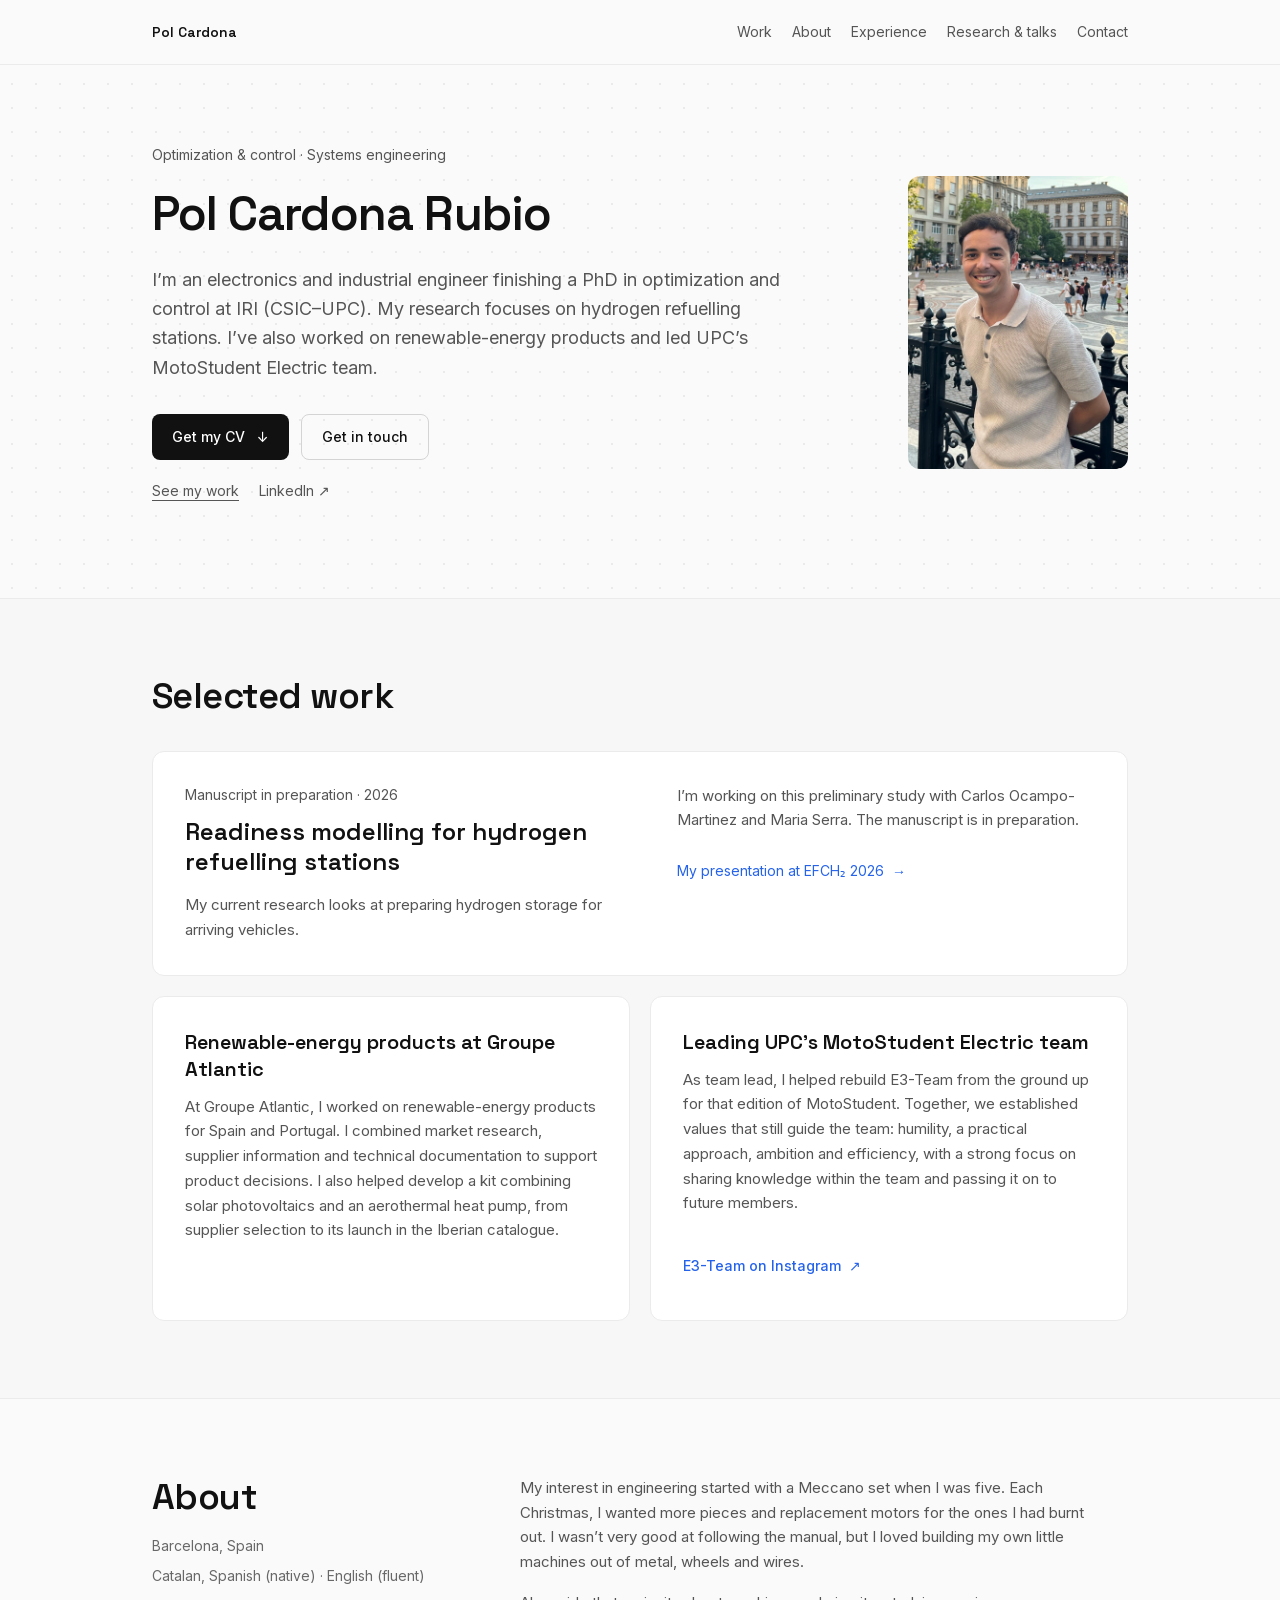
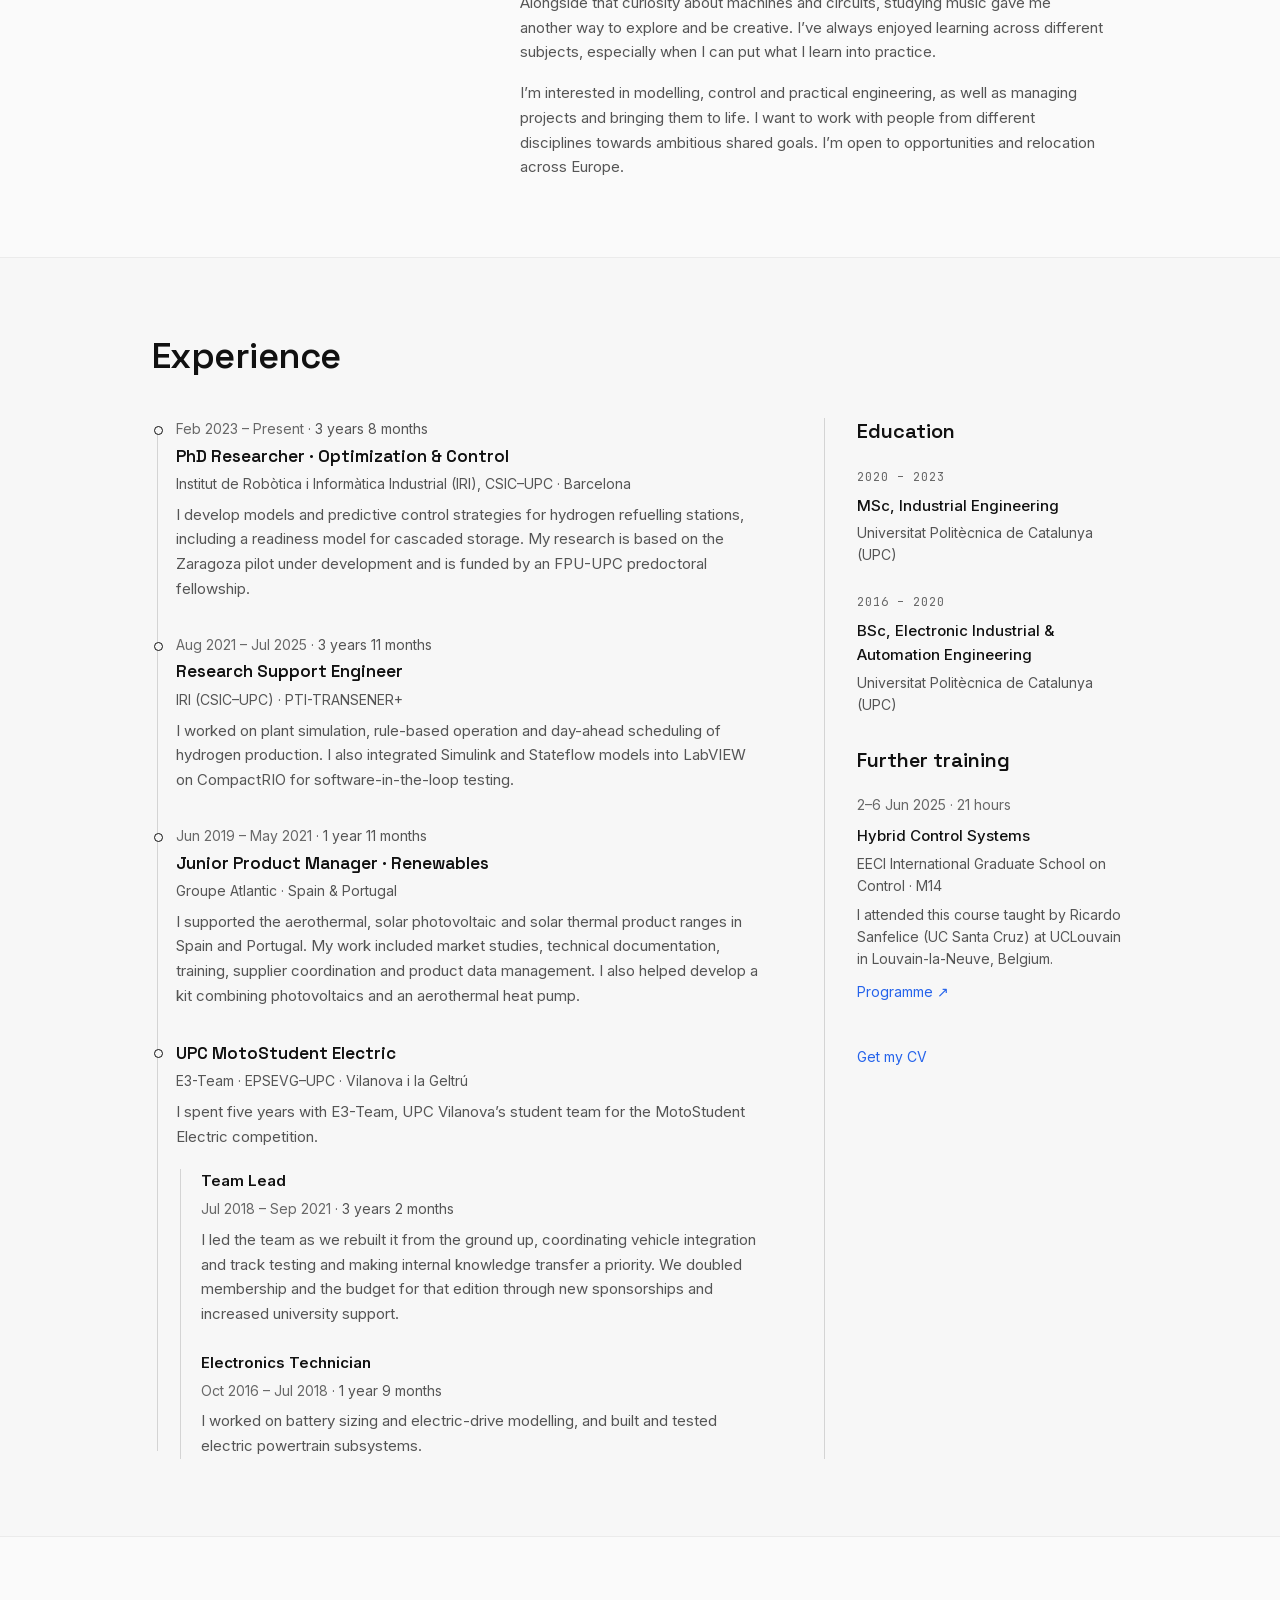
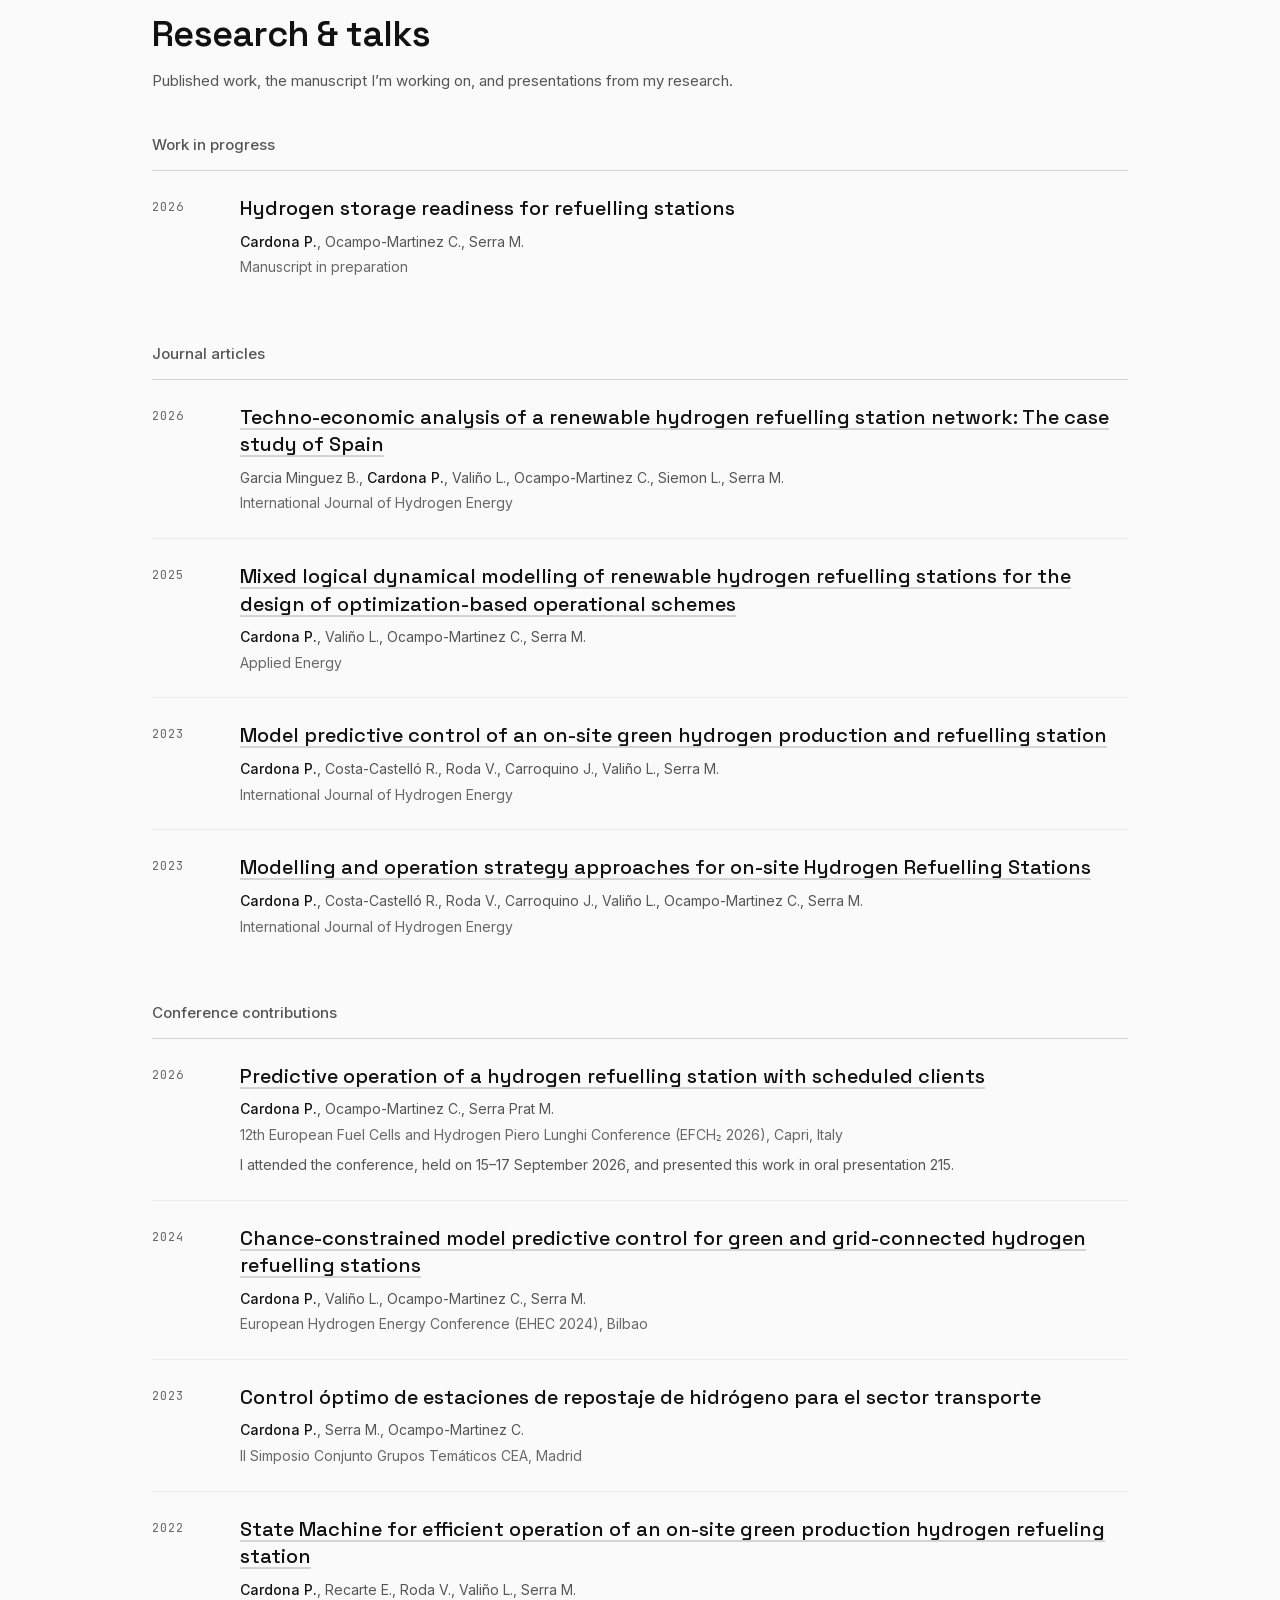
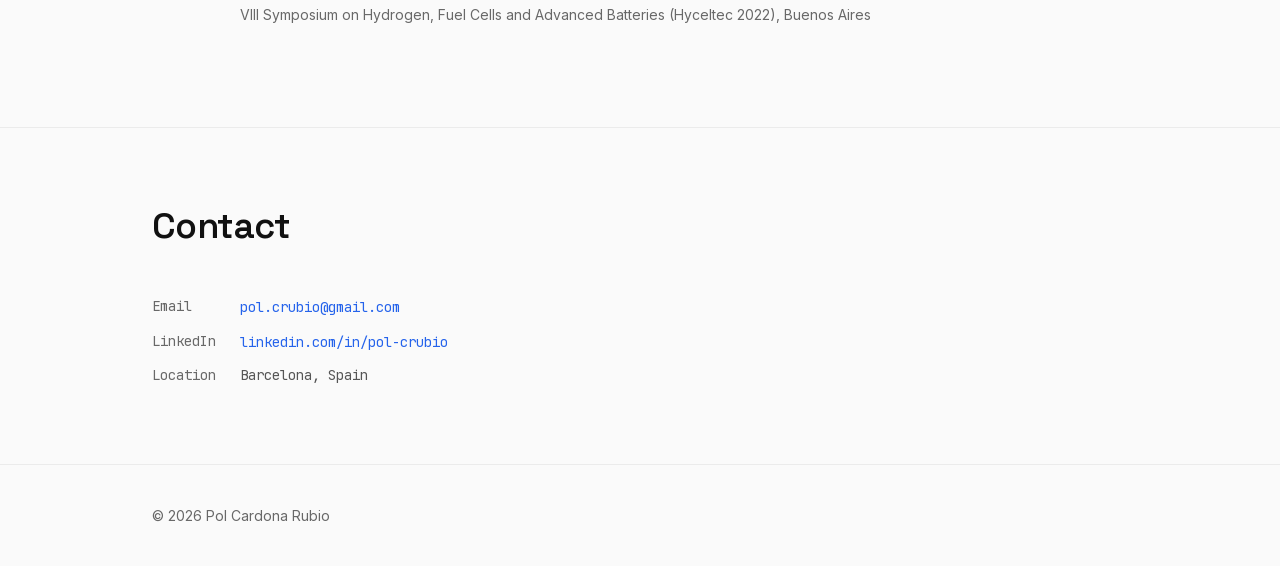
<file: index.html>
<!DOCTYPE html><!--Rl8QhiTkMwEzfN4bz4NYb--><html lang="en" class="inter_c15e96cb-module__0bjUvq__variable space_grotesk_e6988195-module__RNs2Mq__variable jetbrains_mono_7ea1d0f9-module__6GV5LG__variable"><head><meta charSet="utf-8"/><meta name="viewport" content="width=device-width, initial-scale=1"/><link rel="preload" href="/_next/static/media/0c89a48fa5027cee-s.p.4564287c.woff2" as="font" crossorigin="" type="font/woff2"/><link rel="preload" href="/_next/static/media/70bc3e132a0a741e-s.p.15008bfb.woff2" as="font" crossorigin="" type="font/woff2"/><link rel="preload" href="/_next/static/media/83afe278b6a6bb3c-s.p.3a6ba036.woff2" as="font" crossorigin="" type="font/woff2"/><link rel="preload" as="image" href="/cv_photo.jpg"/><link rel="stylesheet" href="/_next/static/chunks/664b6a79c092c0a6.css" data-precedence="next"/><link rel="preload" as="script" fetchPriority="low" href="/_next/static/chunks/13422fcc058017bd.js"/><script src="/_next/static/chunks/fb1b0b9da3f03023.js" async=""></script><script src="/_next/static/chunks/d1e380e53588e373.js" async=""></script><script src="/_next/static/chunks/aee6c7720838f8a2.js" async=""></script><script src="/_next/static/chunks/turbopack-7d661cccd14c1f63.js" async=""></script><script src="/_next/static/chunks/7c92e96509cd355e.js" async=""></script><script src="/_next/static/chunks/a6eda6c865efbea7.js" async=""></script><script src="/_next/static/chunks/ff1a16fafef87110.js" async=""></script><script src="/_next/static/chunks/d2be314c3ece3fbe.js" async=""></script><script src="/_next/static/chunks/d87b716920d553cc.js" async=""></script><meta name="next-size-adjust" content=""/><title>Pol Cardona Rubio</title><meta name="description" content="I’m Pol Cardona Rubio, an electronics and industrial engineer finishing a PhD in optimization and control at IRI (CSIC–UPC). My research focuses on hydrogen refuelling stations."/><meta property="og:title" content="Pol Cardona Rubio"/><meta property="og:description" content="I’m Pol Cardona Rubio, an electronics and industrial engineer finishing a PhD in optimization and control at IRI (CSIC–UPC). My research focuses on hydrogen refuelling stations."/><meta property="og:site_name" content="Pol Cardona Rubio"/><meta property="og:locale" content="en_GB"/><meta property="og:image:alt" content="Pol Cardona Rubio, engineer in optimization and control, Barcelona"/><meta property="og:image:type" content="image/png"/><meta property="og:image" content="https://polcrub.github.io/opengraph-image.png?11e01d96764f270c"/><meta property="og:image:width" content="1200"/><meta property="og:image:height" content="630"/><meta property="og:type" content="website"/><meta name="twitter:card" content="summary_large_image"/><meta name="twitter:title" content="Pol Cardona Rubio"/><meta name="twitter:description" content="I’m Pol Cardona Rubio, an electronics and industrial engineer finishing a PhD in optimization and control at IRI (CSIC–UPC). My research focuses on hydrogen refuelling stations."/><meta name="twitter:image:alt" content="Pol Cardona Rubio, engineer in optimization and control, Barcelona"/><meta name="twitter:image:type" content="image/png"/><meta name="twitter:image" content="https://polcrub.github.io/opengraph-image.png?11e01d96764f270c"/><meta name="twitter:image:width" content="1200"/><meta name="twitter:image:height" content="630"/><link rel="icon" href="/favicon.ico?favicon.0b3bf435.ico" sizes="256x256" type="image/x-icon"/><link rel="icon" href="/icon.png?62cfb518a9bb736f" type="image/png" sizes="32x32"/><script src="/_next/static/chunks/a6dad97d9634a72d.js" noModule=""></script></head><body class="bg-background text-primary font-sans antialiased"><div hidden=""><!--$--><!--/$--></div><a class="skip-link" href="#main-content">Skip to content</a><header class="fixed top-0 inset-x-0 z-50 bg-background/95 backdrop-blur-sm border-b border-border"><div class="max-w-5xl mx-auto px-6 h-16 flex items-center justify-between gap-6"><a class="font-display font-semibold text-sm shrink-0" href="/">Pol Cardona</a><nav aria-label="Main navigation" class="hidden md:flex items-center gap-5"><a class="text-sm text-secondary hover:text-accent py-3" href="/#work">Work</a><a class="text-sm text-secondary hover:text-accent py-3" href="/#about">About</a><a class="text-sm text-secondary hover:text-accent py-3" href="/#experience">Experience</a><a class="text-sm text-secondary hover:text-accent py-3" href="/#publications">Research &amp; talks</a><a class="text-sm text-secondary hover:text-accent py-3" href="/#contact">Contact</a></nav><button type="button" aria-label="Open navigation" class="md:hidden min-h-11 min-w-11 text-secondary text-2xl">☰</button></div></header><dialog aria-label="Navigation menu" class="fixed inset-0 w-full h-full max-w-none max-h-none bg-background p-6 m-0 backdrop:bg-background"><div class="flex items-center justify-between mb-10"><span class="font-display font-semibold">Pol Cardona</span><button type="button" aria-label="Close navigation" class="min-h-11 min-w-11 text-3xl">×</button></div><nav aria-label="Mobile navigation" class="flex flex-col"><a class="text-xl py-4 border-b border-border" href="/#work">Work</a><a class="text-xl py-4 border-b border-border" href="/#about">About</a><a class="text-xl py-4 border-b border-border" href="/#experience">Experience</a><a class="text-xl py-4 border-b border-border" href="/#publications">Research &amp; talks</a><a class="text-xl py-4 border-b border-border" href="/#contact">Contact</a></nav></dialog><main id="main-content" class="min-h-screen"><section id="hero" class="relative overflow-hidden"><div class="absolute inset-0 -z-10" style="background-image:radial-gradient(circle, #EAEAEA 1px, transparent 1px);background-size:24px 24px"></div><div class="relative max-w-5xl mx-auto px-6 pt-28 pb-16 md:pt-36 md:pb-24 grid md:grid-cols-[1fr_220px] gap-10 md:gap-16 items-center"><div><p class="text-body-sm text-secondary mb-5">Optimization &amp; control · Systems engineering</p><h1 id="hero-name" class="font-display text-tagline font-semibold mb-6">Pol Cardona Rubio</h1><p class="text-body md:text-lg leading-relaxed text-secondary max-w-[58ch]">I’m an electronics and industrial engineer finishing a PhD in optimization and control at IRI (CSIC–UPC). My research focuses on hydrogen refuelling stations. I’ve also worked on renewable-energy products and led UPC’s MotoStudent Electric team.</p><div class="flex flex-wrap gap-3 mt-8"><a href="/cv.pdf" download="Pol-Cardona-Rubio_CV.pdf" class="inline-flex items-center min-h-11 px-5 py-3 bg-primary text-white rounded-lg text-sm font-medium hover:bg-secondary transition-colors">Get my CV<!-- --> <span aria-hidden="true" class="ml-3">↓</span></a><a href="mailto:pol.crubio@gmail.com" class="inline-flex items-center min-h-11 px-5 py-3 border border-border-strong rounded-lg text-sm font-medium hover:bg-white transition-colors">Get in touch</a></div><div class="flex gap-5 mt-5 text-body-sm text-secondary"><a href="#work" class="hover:text-accent underline underline-offset-4">See my work</a><a href="https://www.linkedin.com/in/pol-crubio/" target="_blank" rel="noopener noreferrer" class="hover:text-accent">LinkedIn<!-- --> <span aria-hidden="true">↗</span></a></div></div><img alt="Pol Cardona Rubio" width="220" height="275" decoding="async" data-nimg="1" class="hidden md:block rounded-xl object-cover" style="color:transparent" src="/cv_photo.jpg"/></div></section><section id="work" class="bg-surface border-t border-border"><div class="max-w-5xl mx-auto px-6 py-section"><div class="mb-8"><h2 class="font-display text-headline font-semibold">Selected work</h2></div><article class="rounded-xl border border-border bg-white overflow-hidden mb-5"><div class="p-6 md:p-8 grid md:grid-cols-[1.1fr_1fr] gap-8"><div><p class="text-body-sm text-secondary mb-3">Manuscript in preparation · 2026</p><h3 class="font-display text-2xl font-semibold leading-tight mb-4">Readiness modelling for hydrogen refuelling stations</h3><p class="text-body text-secondary">My current research looks at preparing hydrogen storage for arriving vehicles.</p></div><div><p class="text-body text-secondary">I’m working on this preliminary study with Carlos Ocampo-Martinez and Maria Serra. The manuscript is in preparation.</p><a class="inline-flex items-center gap-2 min-h-11 text-body-sm text-accent mt-4 hover:underline" href="/works/capri-2026/">My presentation at EFCH₂ 2026 <span aria-hidden="true">→</span></a></div></div></article><div class="grid md:grid-cols-2 gap-5"><article class="rounded-xl bg-white border border-border p-6 md:p-8 flex flex-col"><h3 class="font-display text-title font-semibold mb-3">Renewable-energy products at Groupe Atlantic</h3><p class="text-body text-secondary mb-5">At Groupe Atlantic, I worked on renewable-energy products for Spain and Portugal. I combined market research, supplier information and technical documentation to support product decisions. I also helped develop a kit combining solar photovoltaics and an aerothermal heat pump, from supplier selection to its launch in the Iberian catalogue.</p></article><article class="rounded-xl bg-white border border-border p-6 md:p-8 flex flex-col"><h3 class="font-display text-title font-semibold mb-3">Leading UPC’s MotoStudent Electric team</h3><p class="text-body text-secondary mb-5">As team lead, I helped rebuild E3-Team from the ground up for that edition of MotoStudent. Together, we established values that still guide the team: humility, a practical approach, ambition and efficiency, with a strong focus on sharing knowledge within the team and passing it on to future members.</p><div class="mt-2"><a href="https://www.instagram.com/e3team.upcvilanova/" target="_blank" rel="noopener noreferrer" class="inline-flex items-center gap-2 min-h-11 text-sm font-medium text-accent hover:underline underline-offset-4">E3-Team on Instagram<!-- --> <span aria-hidden="true">↗</span></a></div></article></div></div></section><section id="about" class="border-t border-border"><div class="max-w-5xl mx-auto px-6 py-section grid md:grid-cols-[1fr_2fr] gap-8 md:gap-16"><div><h2 class="font-display text-headline font-semibold">About</h2><p class="text-body-sm text-tertiary mt-4">Barcelona, Spain</p><p class="text-body-sm text-tertiary mt-2">Catalan, Spanish (native) · English (fluent)</p></div><div class="space-y-4 text-body text-secondary max-w-[65ch]"><p>My interest in engineering started with a Meccano set when I was five. Each Christmas, I wanted more pieces and replacement motors for the ones I had burnt out. I wasn’t very good at following the manual, but I loved building my own little machines out of metal, wheels and wires.</p><p>Alongside that curiosity about machines and circuits, studying music gave me another way to explore and be creative. I’ve always enjoyed learning across different subjects, especially when I can put what I learn into practice.</p><p>I’m interested in modelling, control and practical engineering, as well as managing projects and bringing them to life. I want to work with people from different disciplines towards ambitious shared goals. I’m open to opportunities and relocation across Europe.</p></div></div></section><section id="experience" class="bg-surface border-t border-border"><div class="max-w-5xl mx-auto px-6 py-section"><h2 class="font-display text-headline font-semibold mb-10">Experience</h2><div class="grid lg:grid-cols-[2fr_1fr] gap-12 lg:gap-16"><ol class="relative pl-6 before:content-[&#x27;&#x27;] before:absolute before:left-[0.3rem] before:top-2 before:bottom-2 before:w-px before:bg-border-strong"><li class="relative pb-8 last:pb-0 before:content-[&#x27;&#x27;] before:absolute before:-left-[1.4rem] before:top-2 before:w-[9px] before:h-[9px] before:rounded-full before:bg-surface before:border-[1.5px] before:border-primary"><p class="text-body-sm text-tertiary mb-1">Feb 2023 – Present<span class="text-secondary"> · <!-- -->3 years 8 months</span></p><h3 class="font-display font-semibold text-[1.0625rem] mb-1">PhD Researcher · Optimization &amp; Control</h3><p class="text-body-sm text-secondary mb-2">Institut de Robòtica i Informàtica Industrial (IRI), CSIC–UPC · Barcelona</p><p class="text-body text-secondary">I develop models and predictive control strategies for hydrogen refuelling stations, including a readiness model for cascaded storage. My research is based on the Zaragoza pilot under development and is funded by an FPU-UPC predoctoral fellowship.</p></li><li class="relative pb-8 last:pb-0 before:content-[&#x27;&#x27;] before:absolute before:-left-[1.4rem] before:top-2 before:w-[9px] before:h-[9px] before:rounded-full before:bg-surface before:border-[1.5px] before:border-primary"><p class="text-body-sm text-tertiary mb-1">Aug 2021 – Jul 2025<span class="text-secondary"> · <!-- -->3 years 11 months</span></p><h3 class="font-display font-semibold text-[1.0625rem] mb-1">Research Support Engineer</h3><p class="text-body-sm text-secondary mb-2"><a href="https://www.iri.upc.edu/project/show/264" target="_blank" rel="noopener noreferrer" class="hover:text-accent hover:underline">IRI (CSIC–UPC) · PTI-TRANSENER+</a></p><p class="text-body text-secondary">I worked on plant simulation, rule-based operation and day-ahead scheduling of hydrogen production. I also integrated Simulink and Stateflow models into LabVIEW on CompactRIO for software-in-the-loop testing.</p></li><li class="relative pb-8 last:pb-0 before:content-[&#x27;&#x27;] before:absolute before:-left-[1.4rem] before:top-2 before:w-[9px] before:h-[9px] before:rounded-full before:bg-surface before:border-[1.5px] before:border-primary"><p class="text-body-sm text-tertiary mb-1">Jun 2019 – May 2021<span class="text-secondary"> · <!-- -->1 year 11 months</span></p><h3 class="font-display font-semibold text-[1.0625rem] mb-1">Junior Product Manager · Renewables</h3><p class="text-body-sm text-secondary mb-2">Groupe Atlantic · Spain &amp; Portugal</p><p class="text-body text-secondary">I supported the aerothermal, solar photovoltaic and solar thermal product ranges in Spain and Portugal. My work included market studies, technical documentation, training, supplier coordination and product data management. I also helped develop a kit combining photovoltaics and an aerothermal heat pump.</p></li><li class="relative pb-8 last:pb-0 before:content-[&#x27;&#x27;] before:absolute before:-left-[1.4rem] before:top-2 before:w-[9px] before:h-[9px] before:rounded-full before:bg-surface before:border-[1.5px] before:border-primary"><h3 class="font-display font-semibold text-[1.0625rem] mb-1">UPC MotoStudent Electric</h3><p class="text-body-sm text-secondary mb-2"><a href="https://www.instagram.com/e3team.upcvilanova/" target="_blank" rel="noopener noreferrer" class="hover:text-accent hover:underline">E3-Team · EPSEVG–UPC · Vilanova i la Geltrú</a></p><p class="text-body text-secondary">I spent five years with E3-Team, UPC Vilanova’s student team for the MotoStudent Electric competition.</p><ol class="mt-5 ml-1 border-l border-border-strong pl-5 space-y-6"><li><h4 class="text-body font-semibold">Team Lead</h4><p class="text-body-sm text-tertiary mt-1 mb-2">Jul 2018 – Sep 2021<span class="text-secondary"> · <!-- -->3 years 2 months</span></p><p class="text-body text-secondary">I led the team as we rebuilt it from the ground up, coordinating vehicle integration and track testing and making internal knowledge transfer a priority. We doubled membership and the budget for that edition through new sponsorships and increased university support.</p></li><li><h4 class="text-body font-semibold">Electronics Technician</h4><p class="text-body-sm text-tertiary mt-1 mb-2">Oct 2016 – Jul 2018<span class="text-secondary"> · <!-- -->1 year 9 months</span></p><p class="text-body text-secondary">I worked on battery sizing and electric-drive modelling, and built and tested electric powertrain subsystems.</p></li></ol></li></ol><aside class="border-t lg:border-t-0 lg:border-l border-border-strong pt-6 lg:pt-0 lg:pl-8"><h3 class="font-display text-title font-semibold mb-6">Education</h3><ul class="space-y-7"><li><p class="font-mono text-label text-tertiary mb-2">2020 – 2023</p><p class="text-body font-medium">MSc, Industrial Engineering</p><p class="text-body-sm text-secondary mt-1">Universitat Politècnica de Catalunya (UPC)</p></li><li><p class="font-mono text-label text-tertiary mb-2">2016 – 2020</p><p class="text-body font-medium">BSc, Electronic Industrial &amp; Automation Engineering</p><p class="text-body-sm text-secondary mt-1">Universitat Politècnica de Catalunya (UPC)</p></li></ul><h3 class="font-display text-title font-semibold mt-8 mb-5">Further training</h3><ul class="space-y-7"><li><p class="text-body-sm text-tertiary mb-2">2–6 Jun 2025 · 21 hours</p><p class="text-body font-medium">Hybrid Control Systems</p><p class="text-body-sm text-secondary mt-1">EECI International Graduate School on Control · M14</p><p class="text-body-sm text-secondary mt-2">I attended this course taught by Ricardo Sanfelice (UC Santa Cruz) at UCLouvain in Louvain-la-Neuve, Belgium.</p><div class="flex gap-4 mt-3 text-body-sm text-accent"><a href="https://eeciigsc.web-events.fr/doc/users/975/bib/2025/eeciigsc2025program.pdf" target="_blank" rel="noopener noreferrer" class="hover:underline">Programme ↗</a></div></li></ul><a href="/cv.pdf" download="Pol-Cardona-Rubio_CV.pdf" class="inline-flex text-body-sm text-accent hover:underline mt-8 min-h-11 items-center">Get my CV</a></aside></div></div></section><section id="publications" class="border-t border-border"><div class="max-w-5xl mx-auto px-6 py-section"><h2 class="font-display text-headline font-semibold mb-3">Research &amp; talks</h2><p class="text-body text-secondary mb-10 max-w-[65ch]">Published work, the manuscript I’m working on, and presentations from my research.</p><div class="space-y-10"><div><h3 class="text-body font-medium text-secondary border-b border-border-strong pb-3">Work in progress</h3><ul><li class="grid grid-cols-[3rem_1fr] md:grid-cols-[4rem_1fr] gap-3 md:gap-6 py-6 border-b border-border last:border-0"><p class="font-mono text-label text-tertiary pt-1">2026</p><div><h4 class="font-display text-title font-medium leading-snug mb-2">Hydrogen storage readiness for refuelling stations</h4><p class="text-body-sm text-secondary mb-1"><strong class="font-medium text-primary">Cardona P.</strong>, Ocampo-Martinez C., Serra M.</p><p class="text-body-sm text-tertiary">Manuscript in preparation</p></div></li></ul></div><div><h3 class="text-body font-medium text-secondary border-b border-border-strong pb-3">Journal articles</h3><ul><li class="grid grid-cols-[3rem_1fr] md:grid-cols-[4rem_1fr] gap-3 md:gap-6 py-6 border-b border-border last:border-0"><p class="font-mono text-label text-tertiary pt-1">2026</p><div><h4 class="font-display text-title font-medium leading-snug mb-2"><a href="https://doi.org/10.1016/j.ijhydene.2025.152325" target="_blank" rel="noopener noreferrer" class="hover:text-accent underline decoration-border-strong underline-offset-4">Techno-economic analysis of a renewable hydrogen refuelling station network: The case study of Spain</a></h4><p class="text-body-sm text-secondary mb-1">Garcia Minguez B., <strong class="font-medium text-primary">Cardona P.</strong>, Valiño L., Ocampo-Martinez C., Siemon L., Serra M.</p><p class="text-body-sm text-tertiary">International Journal of Hydrogen Energy</p></div></li><li class="grid grid-cols-[3rem_1fr] md:grid-cols-[4rem_1fr] gap-3 md:gap-6 py-6 border-b border-border last:border-0"><p class="font-mono text-label text-tertiary pt-1">2025</p><div><h4 class="font-display text-title font-medium leading-snug mb-2"><a href="https://doi.org/10.1016/j.apenergy.2025.126037" target="_blank" rel="noopener noreferrer" class="hover:text-accent underline decoration-border-strong underline-offset-4">Mixed logical dynamical modelling of renewable hydrogen refuelling stations for the design of optimization-based operational schemes</a></h4><p class="text-body-sm text-secondary mb-1"><strong class="font-medium text-primary">Cardona P.</strong>, Valiño L., Ocampo-Martinez C., Serra M.</p><p class="text-body-sm text-tertiary">Applied Energy</p></div></li><li class="grid grid-cols-[3rem_1fr] md:grid-cols-[4rem_1fr] gap-3 md:gap-6 py-6 border-b border-border last:border-0"><p class="font-mono text-label text-tertiary pt-1">2023</p><div><h4 class="font-display text-title font-medium leading-snug mb-2"><a href="https://doi.org/10.1016/j.ijhydene.2023.01.191" target="_blank" rel="noopener noreferrer" class="hover:text-accent underline decoration-border-strong underline-offset-4">Model predictive control of an on-site green hydrogen production and refuelling station</a></h4><p class="text-body-sm text-secondary mb-1"><strong class="font-medium text-primary">Cardona P.</strong>, Costa-Castelló R., Roda V., Carroquino J., Valiño L., Serra M.</p><p class="text-body-sm text-tertiary">International Journal of Hydrogen Energy</p></div></li><li class="grid grid-cols-[3rem_1fr] md:grid-cols-[4rem_1fr] gap-3 md:gap-6 py-6 border-b border-border last:border-0"><p class="font-mono text-label text-tertiary pt-1">2023</p><div><h4 class="font-display text-title font-medium leading-snug mb-2"><a href="https://doi.org/10.1016/j.ijhydene.2023.08.192" target="_blank" rel="noopener noreferrer" class="hover:text-accent underline decoration-border-strong underline-offset-4">Modelling and operation strategy approaches for on-site Hydrogen Refuelling Stations</a></h4><p class="text-body-sm text-secondary mb-1"><strong class="font-medium text-primary">Cardona P.</strong>, Costa-Castelló R., Roda V., Carroquino J., Valiño L., Ocampo-Martinez C., Serra M.</p><p class="text-body-sm text-tertiary">International Journal of Hydrogen Energy</p></div></li></ul></div><div><h3 class="text-body font-medium text-secondary border-b border-border-strong pb-3">Conference contributions</h3><ul><li class="grid grid-cols-[3rem_1fr] md:grid-cols-[4rem_1fr] gap-3 md:gap-6 py-6 border-b border-border last:border-0"><p class="font-mono text-label text-tertiary pt-1">2026</p><div><h4 class="font-display text-title font-medium leading-snug mb-2"><a class="hover:text-accent underline decoration-border-strong underline-offset-4" href="/works/capri-2026/">Predictive operation of a hydrogen refuelling station with scheduled clients</a></h4><p class="text-body-sm text-secondary mb-1"><strong class="font-medium text-primary">Cardona P.</strong>, Ocampo-Martinez C., Serra Prat M.</p><p class="text-body-sm text-tertiary">12th European Fuel Cells and Hydrogen Piero Lunghi Conference (EFCH₂ 2026), Capri, Italy</p><p class="text-body-sm text-secondary mt-2">I attended the conference, held on 15–17 September 2026, and presented this work in oral presentation 215.</p></div></li><li class="grid grid-cols-[3rem_1fr] md:grid-cols-[4rem_1fr] gap-3 md:gap-6 py-6 border-b border-border last:border-0"><p class="font-mono text-label text-tertiary pt-1">2024</p><div><h4 class="font-display text-title font-medium leading-snug mb-2"><a class="hover:text-accent underline decoration-border-strong underline-offset-4" href="/works/conference-poster/">Chance-constrained model predictive control for green and grid-connected hydrogen refuelling stations</a></h4><p class="text-body-sm text-secondary mb-1"><strong class="font-medium text-primary">Cardona P.</strong>, Valiño L., Ocampo-Martinez C., Serra M.</p><p class="text-body-sm text-tertiary">European Hydrogen Energy Conference (EHEC 2024), Bilbao</p></div></li><li class="grid grid-cols-[3rem_1fr] md:grid-cols-[4rem_1fr] gap-3 md:gap-6 py-6 border-b border-border last:border-0"><p class="font-mono text-label text-tertiary pt-1">2023</p><div><h4 class="font-display text-title font-medium leading-snug mb-2">Control óptimo de estaciones de repostaje de hidrógeno para el sector transporte</h4><p class="text-body-sm text-secondary mb-1"><strong class="font-medium text-primary">Cardona P.</strong>, Serra M., Ocampo-Martinez C.</p><p class="text-body-sm text-tertiary">II Simposio Conjunto Grupos Temáticos CEA, Madrid</p></div></li><li class="grid grid-cols-[3rem_1fr] md:grid-cols-[4rem_1fr] gap-3 md:gap-6 py-6 border-b border-border last:border-0"><p class="font-mono text-label text-tertiary pt-1">2022</p><div><h4 class="font-display text-title font-medium leading-snug mb-2"><a href="https://www.iri.upc.edu/files/scidoc/2660-State-machine-for-efficient-operation-of-an-on-site-green-production-hydrogen-refueling-station.pdf" target="_blank" rel="noopener noreferrer" class="hover:text-accent underline decoration-border-strong underline-offset-4">State Machine for efficient operation of an on-site green production hydrogen refueling station</a></h4><p class="text-body-sm text-secondary mb-1"><strong class="font-medium text-primary">Cardona P.</strong>, Recarte E., Roda V., Valiño L., Serra M.</p><p class="text-body-sm text-tertiary">VIII Symposium on Hydrogen, Fuel Cells and Advanced Batteries (Hyceltec 2022), Buenos Aires</p></div></li></ul></div></div></div></section><section id="contact" class="relative w-full bg-background border-t border-border"><div class="max-w-5xl mx-auto px-6 py-section"><div><h2 class="font-display text-headline font-semibold text-primary mb-block">Contact</h2><dl class="grid grid-cols-1 sm:grid-cols-[auto_1fr] gap-x-6 gap-y-3 text-body-sm max-w-md break-words"><dt class="text-tertiary font-mono">Email</dt><dd><a href="mailto:pol.crubio@gmail.com" class="text-accent hover:underline font-mono">pol.crubio@gmail.com</a></dd><dt class="text-tertiary font-mono">LinkedIn</dt><dd><a href="https://www.linkedin.com/in/pol-crubio/" target="_blank" rel="noopener noreferrer" class="text-accent hover:underline font-mono">linkedin.com/in/pol-crubio</a></dd><dt class="text-tertiary font-mono">Location</dt><dd class="text-secondary font-mono">Barcelona, Spain</dd></dl></div></div></section><footer class="w-full bg-background border-t border-border"><div class="max-w-5xl mx-auto px-6 py-10"><p class="text-body-sm text-tertiary">© 2026 Pol Cardona Rubio</p></div></footer></main><!--$--><!--/$--><script src="/_next/static/chunks/13422fcc058017bd.js" id="_R_" async=""></script><script>(self.__next_f=self.__next_f||[]).push([0])</script><script>self.__next_f.push([1,"1:\"$Sreact.fragment\"\n2:I[92130,[\"/_next/static/chunks/7c92e96509cd355e.js\",\"/_next/static/chunks/a6eda6c865efbea7.js\"],\"MotionProvider\"]\n3:I[62599,[\"/_next/static/chunks/7c92e96509cd355e.js\",\"/_next/static/chunks/a6eda6c865efbea7.js\"],\"StickyNav\"]\n4:I[39756,[\"/_next/static/chunks/ff1a16fafef87110.js\",\"/_next/static/chunks/d2be314c3ece3fbe.js\"],\"default\"]\n5:I[37457,[\"/_next/static/chunks/ff1a16fafef87110.js\",\"/_next/static/chunks/d2be314c3ece3fbe.js\"],\"default\"]\n11:I[68027,[],\"default\"]\n:HL[\"/_next/static/chunks/664b6a79c092c0a6.css\",\"style\"]\n:HL[\"/_next/static/media/0c89a48fa5027cee-s.p.4564287c.woff2\",\"font\",{\"crossOrigin\":\"\",\"type\":\"font/woff2\"}]\n:HL[\"/_next/static/media/70bc3e132a0a741e-s.p.15008bfb.woff2\",\"font\",{\"crossOrigin\":\"\",\"type\":\"font/woff2\"}]\n:HL[\"/_next/static/media/83afe278b6a6bb3c-s.p.3a6ba036.woff2\",\"font\",{\"crossOrigin\":\"\",\"type\":\"font/woff2\"}]\n"])</script><script>self.__next_f.push([1,"0:{\"P\":null,\"b\":\"Rl8QhiTkMwEzfN4bz4NYb\",\"c\":[\"\",\"\"],\"q\":\"\",\"i\":false,\"f\":[[[\"\",{\"children\":[\"__PAGE__\",{}]},\"$undefined\",\"$undefined\",true],[[\"$\",\"$1\",\"c\",{\"children\":[[[\"$\",\"link\",\"0\",{\"rel\":\"stylesheet\",\"href\":\"/_next/static/chunks/664b6a79c092c0a6.css\",\"precedence\":\"next\",\"crossOrigin\":\"$undefined\",\"nonce\":\"$undefined\"}],[\"$\",\"script\",\"script-0\",{\"src\":\"/_next/static/chunks/7c92e96509cd355e.js\",\"async\":true,\"nonce\":\"$undefined\"}],[\"$\",\"script\",\"script-1\",{\"src\":\"/_next/static/chunks/a6eda6c865efbea7.js\",\"async\":true,\"nonce\":\"$undefined\"}]],[\"$\",\"html\",null,{\"lang\":\"en\",\"className\":\"inter_c15e96cb-module__0bjUvq__variable space_grotesk_e6988195-module__RNs2Mq__variable jetbrains_mono_7ea1d0f9-module__6GV5LG__variable\",\"children\":[\"$\",\"body\",null,{\"className\":\"bg-background text-primary font-sans antialiased\",\"children\":[[\"$\",\"a\",null,{\"className\":\"skip-link\",\"href\":\"#main-content\",\"children\":\"Skip to content\"}],[\"$\",\"$L2\",null,{\"children\":[[\"$\",\"$L3\",null,{\"navData\":{\"brandName\":\"Pol Cardona Rubio\",\"brandShortName\":\"Pol Cardona\",\"links\":[{\"label\":\"Work\",\"href\":\"/#work\"},{\"label\":\"About\",\"href\":\"/#about\"},{\"label\":\"Experience\",\"href\":\"/#experience\"},{\"label\":\"Research \u0026 talks\",\"href\":\"/#publications\"},{\"label\":\"Contact\",\"href\":\"/#contact\"}],\"footerText\":\"© 2026 Pol Cardona Rubio\"}}],[\"$\",\"$L4\",null,{\"parallelRouterKey\":\"children\",\"error\":\"$undefined\",\"errorStyles\":\"$undefined\",\"errorScripts\":\"$undefined\",\"template\":[\"$\",\"$L5\",null,{}],\"templateStyles\":\"$undefined\",\"templateScripts\":\"$undefined\",\"notFound\":[[[\"$\",\"title\",null,{\"children\":\"404: This page could not be found.\"}],[\"$\",\"div\",null,{\"style\":{\"fontFamily\":\"system-ui,\\\"Segoe UI\\\",Roboto,Helvetica,Arial,sans-serif,\\\"Apple Color Emoji\\\",\\\"Segoe UI Emoji\\\"\",\"height\":\"100vh\",\"textAlign\":\"center\",\"display\":\"flex\",\"flexDirection\":\"column\",\"alignItems\":\"center\",\"justifyContent\":\"center\"},\"children\":[\"$\",\"div\",null,{\"children\":[[\"$\",\"style\",null,{\"dangerouslySetInnerHTML\":{\"__html\":\"body{color:#000;background:#fff;margin:0}.next-error-h1{border-right:1px solid rgba(0,0,0,.3)}@media (prefers-color-scheme:dark){body{color:#fff;background:#000}.next-error-h1{border-right:1px solid rgba(255,255,255,.3)}}\"}}],[\"$\",\"h1\",null,{\"className\":\"next-error-h1\",\"style\":{\"display\":\"inline-block\",\"margin\":\"0 20px 0 0\",\"padding\":\"0 23px 0 0\",\"fontSize\":24,\"fontWeight\":500,\"verticalAlign\":\"top\",\"lineHeight\":\"49px\"},\"children\":404}],[\"$\",\"div\",null,{\"style\":{\"display\":\"inline-block\"},\"children\":[\"$\",\"h2\",null,{\"style\":{\"fontSize\":14,\"fontWeight\":400,\"lineHeight\":\"49px\",\"margin\":0},\"children\":\"This page could not be found.\"}]}]]}]}]],[]],\"forbidden\":\"$undefined\",\"unauthorized\":\"$undefined\"}]]}]]}]}]]}],{\"children\":[[\"$\",\"$1\",\"c\",{\"children\":[[\"$\",\"main\",null,{\"id\":\"main-content\",\"className\":\"min-h-screen\",\"children\":[[\"$\",\"section\",null,{\"id\":\"hero\",\"className\":\"relative overflow-hidden\",\"children\":[[\"$\",\"div\",null,{\"className\":\"absolute inset-0 -z-10\",\"style\":{\"backgroundImage\":\"radial-gradient(circle, #EAEAEA 1px, transparent 1px)\",\"backgroundSize\":\"24px 24px\"}}],[\"$\",\"div\",null,{\"className\":\"relative max-w-5xl mx-auto px-6 pt-28 pb-16 md:pt-36 md:pb-24 grid md:grid-cols-[1fr_220px] gap-10 md:gap-16 items-center\",\"children\":[[\"$\",\"div\",null,{\"children\":[[\"$\",\"p\",null,{\"className\":\"text-body-sm text-secondary mb-5\",\"children\":\"Optimization \u0026 control · Systems engineering\"}],[\"$\",\"h1\",null,{\"id\":\"hero-name\",\"className\":\"font-display text-tagline font-semibold mb-6\",\"children\":\"Pol Cardona Rubio\"}],[\"$\",\"p\",null,{\"className\":\"text-body md:text-lg leading-relaxed text-secondary max-w-[58ch]\",\"children\":\"I’m an electronics and industrial engineer finishing a PhD in optimization and control at IRI (CSIC–UPC). My research focuses on hydrogen refuelling stations. I’ve also worked on renewable-energy products and led UPC’s MotoStudent Electric team.\"}],[\"$\",\"div\",null,{\"className\":\"flex flex-wrap gap-3 mt-8\",\"children\":[[\"$\",\"a\",null,{\"href\":\"/cv.pdf\",\"download\":\"Pol-Cardona-Rubio_CV.pdf\",\"className\":\"inline-flex items-center min-h-11 px-5 py-3 bg-primary text-white rounded-lg text-sm font-medium hover:bg-secondary transition-colors\",\"children\":[\"Get my CV\",\" \",[\"$\",\"span\",null,{\"aria-hidden\":\"true\",\"className\":\"ml-3\",\"children\":\"↓\"}]]}],[\"$\",\"a\",null,{\"href\":\"mailto:pol.crubio@gmail.com\",\"className\":\"inline-flex items-center min-h-11 px-5 py-3 border border-border-strong rounded-lg text-sm font-medium hover:bg-white transition-colors\",\"children\":\"Get in touch\"}]]}],\"$L6\"]}],\"$L7\"]}]]}],\"$L8\",\"$L9\",\"$La\",\"$Lb\",\"$Lc\",\"$Ld\"]}],[\"$Le\"],\"$Lf\"]}],{},null,false,false]},null,false,false],\"$L10\",false]],\"m\":\"$undefined\",\"G\":[\"$11\",[]],\"S\":true}\n"])</script><script>self.__next_f.push([1,"12:I[5500,[\"/_next/static/chunks/7c92e96509cd355e.js\",\"/_next/static/chunks/a6eda6c865efbea7.js\",\"/_next/static/chunks/d87b716920d553cc.js\"],\"Image\"]\n13:I[22016,[\"/_next/static/chunks/7c92e96509cd355e.js\",\"/_next/static/chunks/a6eda6c865efbea7.js\",\"/_next/static/chunks/d87b716920d553cc.js\"],\"\"]\n1b:I[97367,[\"/_next/static/chunks/ff1a16fafef87110.js\",\"/_next/static/chunks/d2be314c3ece3fbe.js\"],\"OutletBoundary\"]\n1c:\"$Sreact.suspense\"\n1e:I[97367,[\"/_next/static/chunks/ff1a16fafef87110.js\",\"/_next/static/chunks/d2be314c3ece3fbe.js\"],\"ViewportBoundary\"]\n20:I[97367,[\"/_next/static/chunks/ff1a16fafef87110.js\",\"/_next/static/chunks/d2be314c3ece3fbe.js\"],\"MetadataBoundary\"]\n6:[\"$\",\"div\",null,{\"className\":\"flex gap-5 mt-5 text-body-sm text-secondary\",\"children\":[[\"$\",\"a\",null,{\"href\":\"#work\",\"className\":\"hover:text-accent underline underline-offset-4\",\"children\":\"See my work\"}],[[\"$\",\"a\",\"linkedin\",{\"href\":\"https://www.linkedin.com/in/pol-crubio/\",\"target\":\"_blank\",\"rel\":\"noopener noreferrer\",\"className\":\"hover:text-accent\",\"children\":[\"LinkedIn\",\" \",[\"$\",\"span\",null,{\"aria-hidden\":\"true\",\"children\":\"↗\"}]]}]]]}]\n7:[\"$\",\"$L12\",null,{\"src\":\"/cv_photo.jpg\",\"alt\":\"Pol Cardona Rubio\",\"width\":220,\"height\":275,\"priority\":true,\"className\":\"hidden md:block rounded-xl object-cover\"}]\n"])</script><script>self.__next_f.push([1,"8:[\"$\",\"section\",null,{\"id\":\"work\",\"className\":\"bg-surface border-t border-border\",\"children\":[\"$\",\"div\",null,{\"className\":\"max-w-5xl mx-auto px-6 py-section\",\"children\":[[\"$\",\"div\",null,{\"className\":\"mb-8\",\"children\":[\"$\",\"h2\",null,{\"className\":\"font-display text-headline font-semibold\",\"children\":\"Selected work\"}]}],[\"$\",\"article\",null,{\"className\":\"rounded-xl border border-border bg-white overflow-hidden mb-5\",\"children\":[\"$\",\"div\",null,{\"className\":\"p-6 md:p-8 grid md:grid-cols-[1.1fr_1fr] gap-8\",\"children\":[[\"$\",\"div\",null,{\"children\":[[\"$\",\"p\",null,{\"className\":\"text-body-sm text-secondary mb-3\",\"children\":\"Manuscript in preparation · 2026\"}],[\"$\",\"h3\",null,{\"className\":\"font-display text-2xl font-semibold leading-tight mb-4\",\"children\":\"Readiness modelling for hydrogen refuelling stations\"}],[\"$\",\"p\",null,{\"className\":\"text-body text-secondary\",\"children\":\"My current research looks at preparing hydrogen storage for arriving vehicles.\"}],\"$undefined\"]}],[\"$\",\"div\",null,{\"children\":[[\"$\",\"p\",null,{\"className\":\"text-body text-secondary\",\"children\":\"I’m working on this preliminary study with Carlos Ocampo-Martinez and Maria Serra. The manuscript is in preparation.\"}],[\"$\",\"$L13\",null,{\"href\":\"/works/capri-2026\",\"className\":\"inline-flex items-center gap-2 min-h-11 text-body-sm text-accent mt-4 hover:underline\",\"children\":[\"My presentation at EFCH₂ 2026 \",[\"$\",\"span\",null,{\"aria-hidden\":\"true\",\"children\":\"→\"}]]}]]}]]}]}],[\"$\",\"div\",null,{\"className\":\"grid md:grid-cols-2 gap-5\",\"children\":[[\"$\",\"article\",\"product-management\",{\"className\":\"rounded-xl bg-white border border-border p-6 md:p-8 flex flex-col\",\"children\":[[\"$\",\"h3\",null,{\"className\":\"font-display text-title font-semibold mb-3\",\"children\":\"Renewable-energy products at Groupe Atlantic\"}],[\"$\",\"p\",null,{\"className\":\"text-body text-secondary mb-5\",\"children\":\"At Groupe Atlantic, I worked on renewable-energy products for Spain and Portugal. I combined market research, supplier information and technical documentation to support product decisions. I also helped develop a kit combining solar photovoltaics and an aerothermal heat pump, from supplier selection to its launch in the Iberian catalogue.\"}],\"$undefined\"]}],[\"$\",\"article\",\"team-leadership\",{\"className\":\"rounded-xl bg-white border border-border p-6 md:p-8 flex flex-col\",\"children\":[[\"$\",\"h3\",null,{\"className\":\"font-display text-title font-semibold mb-3\",\"children\":\"Leading UPC’s MotoStudent Electric team\"}],[\"$\",\"p\",null,{\"className\":\"text-body text-secondary mb-5\",\"children\":\"As team lead, I helped rebuild E3-Team from the ground up for that edition of MotoStudent. Together, we established values that still guide the team: humility, a practical approach, ambition and efficiency, with a strong focus on sharing knowledge within the team and passing it on to future members.\"}],[\"$\",\"div\",null,{\"className\":\"mt-2\",\"children\":[\"$\",\"a\",null,{\"href\":\"https://www.instagram.com/e3team.upcvilanova/\",\"target\":\"_blank\",\"rel\":\"noopener noreferrer\",\"className\":\"inline-flex items-center gap-2 min-h-11 text-sm font-medium text-accent hover:underline underline-offset-4\",\"children\":[\"E3-Team on Instagram\",\" \",[\"$\",\"span\",null,{\"aria-hidden\":\"true\",\"children\":\"↗\"}]]}]}]]}]]}]]}]}]\n"])</script><script>self.__next_f.push([1,"9:[\"$\",\"section\",null,{\"id\":\"about\",\"className\":\"border-t border-border\",\"children\":[\"$\",\"div\",null,{\"className\":\"max-w-5xl mx-auto px-6 py-section grid md:grid-cols-[1fr_2fr] gap-8 md:gap-16\",\"children\":[[\"$\",\"div\",null,{\"children\":[[\"$\",\"h2\",null,{\"className\":\"font-display text-headline font-semibold\",\"children\":\"About\"}],[\"$\",\"p\",null,{\"className\":\"text-body-sm text-tertiary mt-4\",\"children\":\"Barcelona, Spain\"}],[\"$\",\"p\",null,{\"className\":\"text-body-sm text-tertiary mt-2\",\"children\":\"Catalan, Spanish (native) · English (fluent)\"}]]}],[\"$\",\"div\",null,{\"className\":\"space-y-4 text-body text-secondary max-w-[65ch]\",\"children\":[[\"$\",\"p\",\"My interest in engineering started with a Meccano set when I was five. Each Christmas, I wanted more pieces and replacement motors for the ones I had burnt out. I wasn’t very good at following the manual, but I loved building my own little machines out of metal, wheels and wires.\",{\"children\":\"My interest in engineering started with a Meccano set when I was five. Each Christmas, I wanted more pieces and replacement motors for the ones I had burnt out. I wasn’t very good at following the manual, but I loved building my own little machines out of metal, wheels and wires.\"}],[\"$\",\"p\",\"Alongside that curiosity about machines and circuits, studying music gave me another way to explore and be creative. I’ve always enjoyed learning across different subjects, especially when I can put what I learn into practice.\",{\"children\":\"Alongside that curiosity about machines and circuits, studying music gave me another way to explore and be creative. I’ve always enjoyed learning across different subjects, especially when I can put what I learn into practice.\"}],[\"$\",\"p\",\"I’m interested in modelling, control and practical engineering, as well as managing projects and bringing them to life. I want to work with people from different disciplines towards ambitious shared goals. I’m open to opportunities and relocation across Europe.\",{\"children\":\"I’m interested in modelling, control and practical engineering, as well as managing projects and bringing them to life. I want to work with people from different disciplines towards ambitious shared goals. I’m open to opportunities and relocation across Europe.\"}]]}]]}]}]\n"])</script><script>self.__next_f.push([1,"a:[\"$\",\"section\",null,{\"id\":\"experience\",\"className\":\"bg-surface border-t border-border\",\"children\":[\"$\",\"div\",null,{\"className\":\"max-w-5xl mx-auto px-6 py-section\",\"children\":[[\"$\",\"h2\",null,{\"className\":\"font-display text-headline font-semibold mb-10\",\"children\":\"Experience\"}],[\"$\",\"div\",null,{\"className\":\"grid lg:grid-cols-[2fr_1fr] gap-12 lg:gap-16\",\"children\":[[\"$\",\"ol\",null,{\"className\":\"relative pl-6 before:content-[''] before:absolute before:left-[0.3rem] before:top-2 before:bottom-2 before:w-px before:bg-border-strong\",\"children\":[[\"$\",\"li\",\"phd\",{\"className\":\"relative pb-8 last:pb-0 before:content-[''] before:absolute before:-left-[1.4rem] before:top-2 before:w-[9px] before:h-[9px] before:rounded-full before:bg-surface before:border-[1.5px] before:border-primary\",\"children\":[[\"$\",\"p\",null,{\"className\":\"text-body-sm text-tertiary mb-1\",\"children\":[\"Feb 2023 – Present\",[\"$\",\"span\",null,{\"className\":\"text-secondary\",\"children\":[\" · \",\"3 years 8 months\"]}]]}],[\"$\",\"h3\",null,{\"className\":\"font-display font-semibold text-[1.0625rem] mb-1\",\"children\":\"PhD Researcher · Optimization \u0026 Control\"}],[\"$\",\"p\",null,{\"className\":\"text-body-sm text-secondary mb-2\",\"children\":\"Institut de Robòtica i Informàtica Industrial (IRI), CSIC–UPC · Barcelona\"}],[\"$\",\"p\",null,{\"className\":\"text-body text-secondary\",\"children\":\"I develop models and predictive control strategies for hydrogen refuelling stations, including a readiness model for cascaded storage. My research is based on the Zaragoza pilot under development and is funded by an FPU-UPC predoctoral fellowship.\"}],\"$undefined\"]}],[\"$\",\"li\",\"iri-support\",{\"className\":\"relative pb-8 last:pb-0 before:content-[''] before:absolute before:-left-[1.4rem] before:top-2 before:w-[9px] before:h-[9px] before:rounded-full before:bg-surface before:border-[1.5px] before:border-primary\",\"children\":[[\"$\",\"p\",null,{\"className\":\"text-body-sm text-tertiary mb-1\",\"children\":[\"Aug 2021 – Jul 2025\",[\"$\",\"span\",null,{\"className\":\"text-secondary\",\"children\":[\" · \",\"3 years 11 months\"]}]]}],[\"$\",\"h3\",null,{\"className\":\"font-display font-semibold text-[1.0625rem] mb-1\",\"children\":\"Research Support Engineer\"}],[\"$\",\"p\",null,{\"className\":\"text-body-sm text-secondary mb-2\",\"children\":[\"$\",\"a\",null,{\"href\":\"https://www.iri.upc.edu/project/show/264\",\"target\":\"_blank\",\"rel\":\"noopener noreferrer\",\"className\":\"hover:text-accent hover:underline\",\"children\":\"IRI (CSIC–UPC) · PTI-TRANSENER+\"}]}],[\"$\",\"p\",null,{\"className\":\"text-body text-secondary\",\"children\":\"I worked on plant simulation, rule-based operation and day-ahead scheduling of hydrogen production. I also integrated Simulink and Stateflow models into LabVIEW on CompactRIO for software-in-the-loop testing.\"}],\"$undefined\"]}],[\"$\",\"li\",\"groupe-atlantic\",{\"className\":\"relative pb-8 last:pb-0 before:content-[''] before:absolute before:-left-[1.4rem] before:top-2 before:w-[9px] before:h-[9px] before:rounded-full before:bg-surface before:border-[1.5px] before:border-primary\",\"children\":[[\"$\",\"p\",null,{\"className\":\"text-body-sm text-tertiary mb-1\",\"children\":[\"Jun 2019 – May 2021\",[\"$\",\"span\",null,{\"className\":\"text-secondary\",\"children\":[\" · \",\"1 year 11 months\"]}]]}],[\"$\",\"h3\",null,{\"className\":\"font-display font-semibold text-[1.0625rem] mb-1\",\"children\":\"Junior Product Manager · Renewables\"}],[\"$\",\"p\",null,{\"className\":\"text-body-sm text-secondary mb-2\",\"children\":\"Groupe Atlantic · Spain \u0026 Portugal\"}],[\"$\",\"p\",null,{\"className\":\"text-body text-secondary\",\"children\":\"I supported the aerothermal, solar photovoltaic and solar thermal product ranges in Spain and Portugal. My work included market studies, technical documentation, training, supplier coordination and product data management. I also helped develop a kit combining photovoltaics and an aerothermal heat pump.\"}],\"$undefined\"]}],\"$L14\"]}],\"$L15\"]}]]}]}]\n"])</script><script>self.__next_f.push([1,"b:[\"$\",\"section\",null,{\"id\":\"publications\",\"className\":\"border-t border-border\",\"children\":[\"$\",\"div\",null,{\"className\":\"max-w-5xl mx-auto px-6 py-section\",\"children\":[[\"$\",\"h2\",null,{\"className\":\"font-display text-headline font-semibold mb-3\",\"children\":\"Research \u0026 talks\"}],[\"$\",\"p\",null,{\"className\":\"text-body text-secondary mb-10 max-w-[65ch]\",\"children\":\"Published work, the manuscript I’m working on, and presentations from my research.\"}],[\"$\",\"div\",null,{\"className\":\"space-y-10\",\"children\":[[\"$\",\"div\",\"Work in progress\",{\"children\":[[\"$\",\"h3\",null,{\"className\":\"text-body font-medium text-secondary border-b border-border-strong pb-3\",\"children\":\"Work in progress\"}],[\"$\",\"ul\",null,{\"children\":[[\"$\",\"li\",\"readiness-2026\",{\"className\":\"grid grid-cols-[3rem_1fr] md:grid-cols-[4rem_1fr] gap-3 md:gap-6 py-6 border-b border-border last:border-0\",\"children\":[[\"$\",\"p\",null,{\"className\":\"font-mono text-label text-tertiary pt-1\",\"children\":2026}],[\"$\",\"div\",null,{\"children\":[[\"$\",\"h4\",null,{\"className\":\"font-display text-title font-medium leading-snug mb-2\",\"children\":\"Hydrogen storage readiness for refuelling stations\"}],[\"$\",\"p\",null,{\"className\":\"text-body-sm text-secondary mb-1\",\"children\":[\"\",[\"$\",\"strong\",\"1\",{\"className\":\"font-medium text-primary\",\"children\":\"Cardona P.\"}],\", Ocampo-Martinez C., Serra M.\"]}],[\"$\",\"p\",null,{\"className\":\"text-body-sm text-tertiary\",\"children\":\"Manuscript in preparation\"}],false]}]]}]]}]]}],[\"$\",\"div\",\"Journal articles\",{\"children\":[[\"$\",\"h3\",null,{\"className\":\"text-body font-medium text-secondary border-b border-border-strong pb-3\",\"children\":\"Journal articles\"}],[\"$\",\"ul\",null,{\"children\":[[\"$\",\"li\",\"ijhe-2025-spain-hrs\",{\"className\":\"grid grid-cols-[3rem_1fr] md:grid-cols-[4rem_1fr] gap-3 md:gap-6 py-6 border-b border-border last:border-0\",\"children\":[[\"$\",\"p\",null,{\"className\":\"font-mono text-label text-tertiary pt-1\",\"children\":2026}],[\"$\",\"div\",null,{\"children\":[[\"$\",\"h4\",null,{\"className\":\"font-display text-title font-medium leading-snug mb-2\",\"children\":[\"$\",\"a\",null,{\"href\":\"https://doi.org/10.1016/j.ijhydene.2025.152325\",\"target\":\"_blank\",\"rel\":\"noopener noreferrer\",\"className\":\"hover:text-accent underline decoration-border-strong underline-offset-4\",\"children\":\"Techno-economic analysis of a renewable hydrogen refuelling station network: The case study of Spain\"}]}],[\"$\",\"p\",null,{\"className\":\"text-body-sm text-secondary mb-1\",\"children\":[\"Garcia Minguez B., \",[\"$\",\"strong\",\"1\",{\"className\":\"font-medium text-primary\",\"children\":\"Cardona P.\"}],\", Valiño L., Ocampo-Martinez C., Siemon L., Serra M.\"]}],[\"$\",\"p\",null,{\"className\":\"text-body-sm text-tertiary\",\"children\":\"International Journal of Hydrogen Energy\"}],false]}]]}],[\"$\",\"li\",\"applied-energy-2025\",{\"className\":\"grid grid-cols-[3rem_1fr] md:grid-cols-[4rem_1fr] gap-3 md:gap-6 py-6 border-b border-border last:border-0\",\"children\":[[\"$\",\"p\",null,{\"className\":\"font-mono text-label text-tertiary pt-1\",\"children\":2025}],[\"$\",\"div\",null,{\"children\":[[\"$\",\"h4\",null,{\"className\":\"font-display text-title font-medium leading-snug mb-2\",\"children\":[\"$\",\"a\",null,{\"href\":\"https://doi.org/10.1016/j.apenergy.2025.126037\",\"target\":\"_blank\",\"rel\":\"noopener noreferrer\",\"className\":\"hover:text-accent underline decoration-border-strong underline-offset-4\",\"children\":\"Mixed logical dynamical modelling of renewable hydrogen refuelling stations for the design of optimization-based operational schemes\"}]}],[\"$\",\"p\",null,{\"className\":\"text-body-sm text-secondary mb-1\",\"children\":[\"\",[\"$\",\"strong\",\"1\",{\"className\":\"font-medium text-primary\",\"children\":\"Cardona P.\"}],\", Valiño L., Ocampo-Martinez C., Serra M.\"]}],[\"$\",\"p\",null,{\"className\":\"text-body-sm text-tertiary\",\"children\":\"Applied Energy\"}],false]}]]}],[\"$\",\"li\",\"ijhe-2023-mpc\",{\"className\":\"grid grid-cols-[3rem_1fr] md:grid-cols-[4rem_1fr] gap-3 md:gap-6 py-6 border-b border-border last:border-0\",\"children\":[[\"$\",\"p\",null,{\"className\":\"font-mono text-label text-tertiary pt-1\",\"children\":2023}],[\"$\",\"div\",null,{\"children\":[\"$L16\",\"$L17\",\"$L18\",false]}]]}],\"$L19\"]}]]}],\"$L1a\"]}]]}]}]\n"])</script><script>self.__next_f.push([1,"c:[\"$\",\"section\",null,{\"id\":\"contact\",\"className\":\"relative w-full bg-background border-t border-border\",\"children\":[\"$\",\"div\",null,{\"className\":\"max-w-5xl mx-auto px-6 py-section\",\"children\":[\"$\",\"div\",null,{\"className\":\"$undefined\",\"children\":[[\"$\",\"h2\",null,{\"className\":\"font-display text-headline font-semibold text-primary mb-block\",\"children\":\"Contact\"}],[\"$\",\"dl\",null,{\"className\":\"grid grid-cols-1 sm:grid-cols-[auto_1fr] gap-x-6 gap-y-3 text-body-sm max-w-md break-words\",\"children\":[[\"$\",\"dt\",null,{\"className\":\"text-tertiary font-mono\",\"children\":\"Email\"}],[\"$\",\"dd\",null,{\"children\":[\"$\",\"a\",null,{\"href\":\"mailto:pol.crubio@gmail.com\",\"className\":\"text-accent hover:underline font-mono\",\"children\":\"pol.crubio@gmail.com\"}]}],[\"$\",\"dt\",null,{\"className\":\"text-tertiary font-mono\",\"children\":\"LinkedIn\"}],[\"$\",\"dd\",null,{\"children\":[\"$\",\"a\",null,{\"href\":\"https://www.linkedin.com/in/pol-crubio/\",\"target\":\"_blank\",\"rel\":\"noopener noreferrer\",\"className\":\"text-accent hover:underline font-mono\",\"children\":\"linkedin.com/in/pol-crubio\"}]}],[\"$\",\"dt\",null,{\"className\":\"text-tertiary font-mono\",\"children\":\"Location\"}],[\"$\",\"dd\",null,{\"className\":\"text-secondary font-mono\",\"children\":\"Barcelona, Spain\"}]]}]]}]}]}]\nd:[\"$\",\"footer\",null,{\"className\":\"w-full bg-background border-t border-border\",\"children\":[\"$\",\"div\",null,{\"className\":\"max-w-5xl mx-auto px-6 py-10\",\"children\":[\"$\",\"p\",null,{\"className\":\"text-body-sm text-tertiary\",\"children\":\"© 2026 Pol Cardona Rubio\"}]}]}]\ne:[\"$\",\"script\",\"script-0\",{\"src\":\"/_next/static/chunks/d87b716920d553cc.js\",\"async\":true,\"nonce\":\"$undefined\"}]\nf:[\"$\",\"$L1b\",null,{\"children\":[\"$\",\"$1c\",null,{\"name\":\"Next.MetadataOutlet\",\"children\":\"$@1d\"}]}]\n10:[\"$\",\"$1\",\"h\",{\"children\":[null,[\"$\",\"$L1e\",null,{\"children\":\"$L1f\"}],[\"$\",\"div\",null,{\"hidden\":true,\"children\":[\"$\",\"$L20\",null,{\"children\":[\"$\",\"$1c\",null,{\"name\":\"Next.Metadata\",\"children\":\"$L21\"}]}]}],[\"$\",\"meta\",null,{\"name\":\"next-size-adjust\",\"content\":\"\"}]]}]\n"])</script><script>self.__next_f.push([1,"14:[\"$\",\"li\",\"motostudent\",{\"className\":\"relative pb-8 last:pb-0 before:content-[''] before:absolute before:-left-[1.4rem] before:top-2 before:w-[9px] before:h-[9px] before:rounded-full before:bg-surface before:border-[1.5px] before:border-primary\",\"children\":[false,[\"$\",\"h3\",null,{\"className\":\"font-display font-semibold text-[1.0625rem] mb-1\",\"children\":\"UPC MotoStudent Electric\"}],[\"$\",\"p\",null,{\"className\":\"text-body-sm text-secondary mb-2\",\"children\":[\"$\",\"a\",null,{\"href\":\"https://www.instagram.com/e3team.upcvilanova/\",\"target\":\"_blank\",\"rel\":\"noopener noreferrer\",\"className\":\"hover:text-accent hover:underline\",\"children\":\"E3-Team · EPSEVG–UPC · Vilanova i la Geltrú\"}]}],[\"$\",\"p\",null,{\"className\":\"text-body text-secondary\",\"children\":\"I spent five years with E3-Team, UPC Vilanova’s student team for the MotoStudent Electric competition.\"}],[\"$\",\"ol\",null,{\"className\":\"mt-5 ml-1 border-l border-border-strong pl-5 space-y-6\",\"children\":[[\"$\",\"li\",\"Team Lead\",{\"children\":[[\"$\",\"h4\",null,{\"className\":\"text-body font-semibold\",\"children\":\"Team Lead\"}],[\"$\",\"p\",null,{\"className\":\"text-body-sm text-tertiary mt-1 mb-2\",\"children\":[\"Jul 2018 – Sep 2021\",[\"$\",\"span\",null,{\"className\":\"text-secondary\",\"children\":[\" · \",\"3 years 2 months\"]}]]}],[\"$\",\"p\",null,{\"className\":\"text-body text-secondary\",\"children\":\"I led the team as we rebuilt it from the ground up, coordinating vehicle integration and track testing and making internal knowledge transfer a priority. We doubled membership and the budget for that edition through new sponsorships and increased university support.\"}]]}],[\"$\",\"li\",\"Electronics Technician\",{\"children\":[[\"$\",\"h4\",null,{\"className\":\"text-body font-semibold\",\"children\":\"Electronics Technician\"}],[\"$\",\"p\",null,{\"className\":\"text-body-sm text-tertiary mt-1 mb-2\",\"children\":[\"Oct 2016 – Jul 2018\",[\"$\",\"span\",null,{\"className\":\"text-secondary\",\"children\":[\" · \",\"1 year 9 months\"]}]]}],[\"$\",\"p\",null,{\"className\":\"text-body text-secondary\",\"children\":\"I worked on battery sizing and electric-drive modelling, and built and tested electric powertrain subsystems.\"}]]}]]}]]}]\n"])</script><script>self.__next_f.push([1,"15:[\"$\",\"aside\",null,{\"className\":\"border-t lg:border-t-0 lg:border-l border-border-strong pt-6 lg:pt-0 lg:pl-8\",\"children\":[[\"$\",\"h3\",null,{\"className\":\"font-display text-title font-semibold mb-6\",\"children\":\"Education\"}],[\"$\",\"ul\",null,{\"className\":\"space-y-7\",\"children\":[[\"$\",\"li\",\"msc-industrial\",{\"children\":[[\"$\",\"p\",null,{\"className\":\"font-mono text-label text-tertiary mb-2\",\"children\":\"2020 – 2023\"}],[\"$\",\"p\",null,{\"className\":\"text-body font-medium\",\"children\":\"MSc, Industrial Engineering\"}],[\"$\",\"p\",null,{\"className\":\"text-body-sm text-secondary mt-1\",\"children\":\"Universitat Politècnica de Catalunya (UPC)\"}]]}],[\"$\",\"li\",\"bsc-electronic\",{\"children\":[[\"$\",\"p\",null,{\"className\":\"font-mono text-label text-tertiary mb-2\",\"children\":\"2016 – 2020\"}],[\"$\",\"p\",null,{\"className\":\"text-body font-medium\",\"children\":\"BSc, Electronic Industrial \u0026 Automation Engineering\"}],[\"$\",\"p\",null,{\"className\":\"text-body-sm text-secondary mt-1\",\"children\":\"Universitat Politècnica de Catalunya (UPC)\"}]]}]]}],[\"$\",\"h3\",null,{\"className\":\"font-display text-title font-semibold mt-8 mb-5\",\"children\":\"Further training\"}],[\"$\",\"ul\",null,{\"className\":\"space-y-7\",\"children\":[[\"$\",\"li\",\"eeci-hybrid-2025\",{\"children\":[[\"$\",\"p\",null,{\"className\":\"text-body-sm text-tertiary mb-2\",\"children\":\"2–6 Jun 2025 · 21 hours\"}],[\"$\",\"p\",null,{\"className\":\"text-body font-medium\",\"children\":\"Hybrid Control Systems\"}],[\"$\",\"p\",null,{\"className\":\"text-body-sm text-secondary mt-1\",\"children\":\"EECI International Graduate School on Control · M14\"}],[\"$\",\"p\",null,{\"className\":\"text-body-sm text-secondary mt-2\",\"children\":\"I attended this course taught by Ricardo Sanfelice (UC Santa Cruz) at UCLouvain in Louvain-la-Neuve, Belgium.\"}],[\"$\",\"div\",null,{\"className\":\"flex gap-4 mt-3 text-body-sm text-accent\",\"children\":[\"$\",\"a\",null,{\"href\":\"https://eeciigsc.web-events.fr/doc/users/975/bib/2025/eeciigsc2025program.pdf\",\"target\":\"_blank\",\"rel\":\"noopener noreferrer\",\"className\":\"hover:underline\",\"children\":\"Programme ↗\"}]}]]}]]}],[\"$\",\"a\",null,{\"href\":\"/cv.pdf\",\"download\":\"Pol-Cardona-Rubio_CV.pdf\",\"className\":\"inline-flex text-body-sm text-accent hover:underline mt-8 min-h-11 items-center\",\"children\":\"Get my CV\"}]]}]\n"])</script><script>self.__next_f.push([1,"16:[\"$\",\"h4\",null,{\"className\":\"font-display text-title font-medium leading-snug mb-2\",\"children\":[\"$\",\"a\",null,{\"href\":\"https://doi.org/10.1016/j.ijhydene.2023.01.191\",\"target\":\"_blank\",\"rel\":\"noopener noreferrer\",\"className\":\"hover:text-accent underline decoration-border-strong underline-offset-4\",\"children\":\"Model predictive control of an on-site green hydrogen production and refuelling station\"}]}]\n17:[\"$\",\"p\",null,{\"className\":\"text-body-sm text-secondary mb-1\",\"children\":[\"\",[\"$\",\"strong\",\"1\",{\"className\":\"font-medium text-primary\",\"children\":\"Cardona P.\"}],\", Costa-Castelló R., Roda V., Carroquino J., Valiño L., Serra M.\"]}]\n18:[\"$\",\"p\",null,{\"className\":\"text-body-sm text-tertiary\",\"children\":\"International Journal of Hydrogen Energy\"}]\n19:[\"$\",\"li\",\"ijhe-2023-survey\",{\"className\":\"grid grid-cols-[3rem_1fr] md:grid-cols-[4rem_1fr] gap-3 md:gap-6 py-6 border-b border-border last:border-0\",\"children\":[[\"$\",\"p\",null,{\"className\":\"font-mono text-label text-tertiary pt-1\",\"children\":2023}],[\"$\",\"div\",null,{\"children\":[[\"$\",\"h4\",null,{\"className\":\"font-display text-title font-medium leading-snug mb-2\",\"children\":[\"$\",\"a\",null,{\"href\":\"https://doi.org/10.1016/j.ijhydene.2023.08.192\",\"target\":\"_blank\",\"rel\":\"noopener noreferrer\",\"className\":\"hover:text-accent underline decoration-border-strong underline-offset-4\",\"children\":\"Modelling and operation strategy approaches for on-site Hydrogen Refuelling Stations\"}]}],[\"$\",\"p\",null,{\"className\":\"text-body-sm text-secondary mb-1\",\"children\":[\"\",[\"$\",\"strong\",\"1\",{\"className\":\"font-medium text-primary\",\"children\":\"Cardona P.\"}],\", Costa-Castelló R., Roda V., Carroquino J., Valiño L., Ocampo-Martinez C., Serra M.\"]}],[\"$\",\"p\",null,{\"className\":\"text-body-sm text-tertiary\",\"children\":\"International Journal of Hydrogen Energy\"}],false]}]]}]\n"])</script><script>self.__next_f.push([1,"1a:[\"$\",\"div\",\"Conference contributions\",{\"children\":[[\"$\",\"h3\",null,{\"className\":\"text-body font-medium text-secondary border-b border-border-strong pb-3\",\"children\":\"Conference contributions\"}],[\"$\",\"ul\",null,{\"children\":[[\"$\",\"li\",\"efch2-2026\",{\"className\":\"grid grid-cols-[3rem_1fr] md:grid-cols-[4rem_1fr] gap-3 md:gap-6 py-6 border-b border-border last:border-0\",\"children\":[[\"$\",\"p\",null,{\"className\":\"font-mono text-label text-tertiary pt-1\",\"children\":2026}],[\"$\",\"div\",null,{\"children\":[[\"$\",\"h4\",null,{\"className\":\"font-display text-title font-medium leading-snug mb-2\",\"children\":[\"$\",\"$L13\",null,{\"href\":\"/works/capri-2026\",\"className\":\"hover:text-accent underline decoration-border-strong underline-offset-4\",\"children\":\"Predictive operation of a hydrogen refuelling station with scheduled clients\"}]}],[\"$\",\"p\",null,{\"className\":\"text-body-sm text-secondary mb-1\",\"children\":[\"\",[\"$\",\"strong\",\"1\",{\"className\":\"font-medium text-primary\",\"children\":\"Cardona P.\"}],\", Ocampo-Martinez C., Serra Prat M.\"]}],[\"$\",\"p\",null,{\"className\":\"text-body-sm text-tertiary\",\"children\":\"12th European Fuel Cells and Hydrogen Piero Lunghi Conference (EFCH₂ 2026), Capri, Italy\"}],[\"$\",\"p\",null,{\"className\":\"text-body-sm text-secondary mt-2\",\"children\":\"I attended the conference, held on 15–17 September 2026, and presented this work in oral presentation 215.\"}]]}]]}],[\"$\",\"li\",\"ehec-2024-poster\",{\"className\":\"grid grid-cols-[3rem_1fr] md:grid-cols-[4rem_1fr] gap-3 md:gap-6 py-6 border-b border-border last:border-0\",\"children\":[[\"$\",\"p\",null,{\"className\":\"font-mono text-label text-tertiary pt-1\",\"children\":2024}],[\"$\",\"div\",null,{\"children\":[[\"$\",\"h4\",null,{\"className\":\"font-display text-title font-medium leading-snug mb-2\",\"children\":[\"$\",\"$L13\",null,{\"href\":\"/works/conference-poster\",\"className\":\"hover:text-accent underline decoration-border-strong underline-offset-4\",\"children\":\"Chance-constrained model predictive control for green and grid-connected hydrogen refuelling stations\"}]}],[\"$\",\"p\",null,{\"className\":\"text-body-sm text-secondary mb-1\",\"children\":[\"\",[\"$\",\"strong\",\"1\",{\"className\":\"font-medium text-primary\",\"children\":\"Cardona P.\"}],\", Valiño L., Ocampo-Martinez C., Serra M.\"]}],[\"$\",\"p\",null,{\"className\":\"text-body-sm text-tertiary\",\"children\":\"European Hydrogen Energy Conference (EHEC 2024), Bilbao\"}],false]}]]}],[\"$\",\"li\",\"cea-2023-talk\",{\"className\":\"grid grid-cols-[3rem_1fr] md:grid-cols-[4rem_1fr] gap-3 md:gap-6 py-6 border-b border-border last:border-0\",\"children\":[[\"$\",\"p\",null,{\"className\":\"font-mono text-label text-tertiary pt-1\",\"children\":2023}],[\"$\",\"div\",null,{\"children\":[[\"$\",\"h4\",null,{\"className\":\"font-display text-title font-medium leading-snug mb-2\",\"children\":\"Control óptimo de estaciones de repostaje de hidrógeno para el sector transporte\"}],[\"$\",\"p\",null,{\"className\":\"text-body-sm text-secondary mb-1\",\"children\":[\"\",[\"$\",\"strong\",\"1\",{\"className\":\"font-medium text-primary\",\"children\":\"Cardona P.\"}],\", Serra M., Ocampo-Martinez C.\"]}],[\"$\",\"p\",null,{\"className\":\"text-body-sm text-tertiary\",\"children\":\"II Simposio Conjunto Grupos Temáticos CEA, Madrid\"}],false]}]]}],[\"$\",\"li\",\"hyceltec-2022\",{\"className\":\"grid grid-cols-[3rem_1fr] md:grid-cols-[4rem_1fr] gap-3 md:gap-6 py-6 border-b border-border last:border-0\",\"children\":[[\"$\",\"p\",null,{\"className\":\"font-mono text-label text-tertiary pt-1\",\"children\":2022}],[\"$\",\"div\",null,{\"children\":[[\"$\",\"h4\",null,{\"className\":\"font-display text-title font-medium leading-snug mb-2\",\"children\":[\"$\",\"a\",null,{\"href\":\"https://www.iri.upc.edu/files/scidoc/2660-State-machine-for-efficient-operation-of-an-on-site-green-production-hydrogen-refueling-station.pdf\",\"target\":\"_blank\",\"rel\":\"noopener noreferrer\",\"className\":\"hover:text-accent underline decoration-border-strong underline-offset-4\",\"children\":\"State Machine for efficient operation of an on-site green production hydrogen refueling station\"}]}],[\"$\",\"p\",null,{\"className\":\"text-body-sm text-secondary mb-1\",\"children\":[\"\",\"$L22\",\", Recarte E., Roda V., Valiño L., Serra M.\"]}],\"$L23\",false]}]]}]]}]]}]\n"])</script><script>self.__next_f.push([1,"22:[\"$\",\"strong\",\"1\",{\"className\":\"font-medium text-primary\",\"children\":\"Cardona P.\"}]\n23:[\"$\",\"p\",null,{\"className\":\"text-body-sm text-tertiary\",\"children\":\"VIII Symposium on Hydrogen, Fuel Cells and Advanced Batteries (Hyceltec 2022), Buenos Aires\"}]\n"])</script><script>self.__next_f.push([1,"1f:[[\"$\",\"meta\",\"0\",{\"charSet\":\"utf-8\"}],[\"$\",\"meta\",\"1\",{\"name\":\"viewport\",\"content\":\"width=device-width, initial-scale=1\"}]]\n"])</script><script>self.__next_f.push([1,"24:I[27201,[\"/_next/static/chunks/ff1a16fafef87110.js\",\"/_next/static/chunks/d2be314c3ece3fbe.js\"],\"IconMark\"]\n1d:null\n"])</script><script>self.__next_f.push([1,"21:[[\"$\",\"title\",\"0\",{\"children\":\"Pol Cardona Rubio\"}],[\"$\",\"meta\",\"1\",{\"name\":\"description\",\"content\":\"I’m Pol Cardona Rubio, an electronics and industrial engineer finishing a PhD in optimization and control at IRI (CSIC–UPC). My research focuses on hydrogen refuelling stations.\"}],[\"$\",\"meta\",\"2\",{\"property\":\"og:title\",\"content\":\"Pol Cardona Rubio\"}],[\"$\",\"meta\",\"3\",{\"property\":\"og:description\",\"content\":\"I’m Pol Cardona Rubio, an electronics and industrial engineer finishing a PhD in optimization and control at IRI (CSIC–UPC). My research focuses on hydrogen refuelling stations.\"}],[\"$\",\"meta\",\"4\",{\"property\":\"og:site_name\",\"content\":\"Pol Cardona Rubio\"}],[\"$\",\"meta\",\"5\",{\"property\":\"og:locale\",\"content\":\"en_GB\"}],[\"$\",\"meta\",\"6\",{\"property\":\"og:image:alt\",\"content\":\"Pol Cardona Rubio, engineer in optimization and control, Barcelona\"}],[\"$\",\"meta\",\"7\",{\"property\":\"og:image:type\",\"content\":\"image/png\"}],[\"$\",\"meta\",\"8\",{\"property\":\"og:image\",\"content\":\"https://polcrub.github.io/opengraph-image.png?11e01d96764f270c\"}],[\"$\",\"meta\",\"9\",{\"property\":\"og:image:width\",\"content\":\"1200\"}],[\"$\",\"meta\",\"10\",{\"property\":\"og:image:height\",\"content\":\"630\"}],[\"$\",\"meta\",\"11\",{\"property\":\"og:type\",\"content\":\"website\"}],[\"$\",\"meta\",\"12\",{\"name\":\"twitter:card\",\"content\":\"summary_large_image\"}],[\"$\",\"meta\",\"13\",{\"name\":\"twitter:title\",\"content\":\"Pol Cardona Rubio\"}],[\"$\",\"meta\",\"14\",{\"name\":\"twitter:description\",\"content\":\"I’m Pol Cardona Rubio, an electronics and industrial engineer finishing a PhD in optimization and control at IRI (CSIC–UPC). My research focuses on hydrogen refuelling stations.\"}],[\"$\",\"meta\",\"15\",{\"name\":\"twitter:image:alt\",\"content\":\"Pol Cardona Rubio, engineer in optimization and control, Barcelona\"}],[\"$\",\"meta\",\"16\",{\"name\":\"twitter:image:type\",\"content\":\"image/png\"}],[\"$\",\"meta\",\"17\",{\"name\":\"twitter:image\",\"content\":\"https://polcrub.github.io/opengraph-image.png?11e01d96764f270c\"}],[\"$\",\"meta\",\"18\",{\"name\":\"twitter:image:width\",\"content\":\"1200\"}],[\"$\",\"meta\",\"19\",{\"name\":\"twitter:image:height\",\"content\":\"630\"}],[\"$\",\"link\",\"20\",{\"rel\":\"icon\",\"href\":\"/favicon.ico?favicon.0b3bf435.ico\",\"sizes\":\"256x256\",\"type\":\"image/x-icon\"}],[\"$\",\"link\",\"21\",{\"rel\":\"icon\",\"href\":\"/icon.png?62cfb518a9bb736f\",\"alt\":\"$undefined\",\"type\":\"image/png\",\"sizes\":\"32x32\"}],[\"$\",\"$L24\",\"22\",{}]]\n"])</script></body></html>
</file>
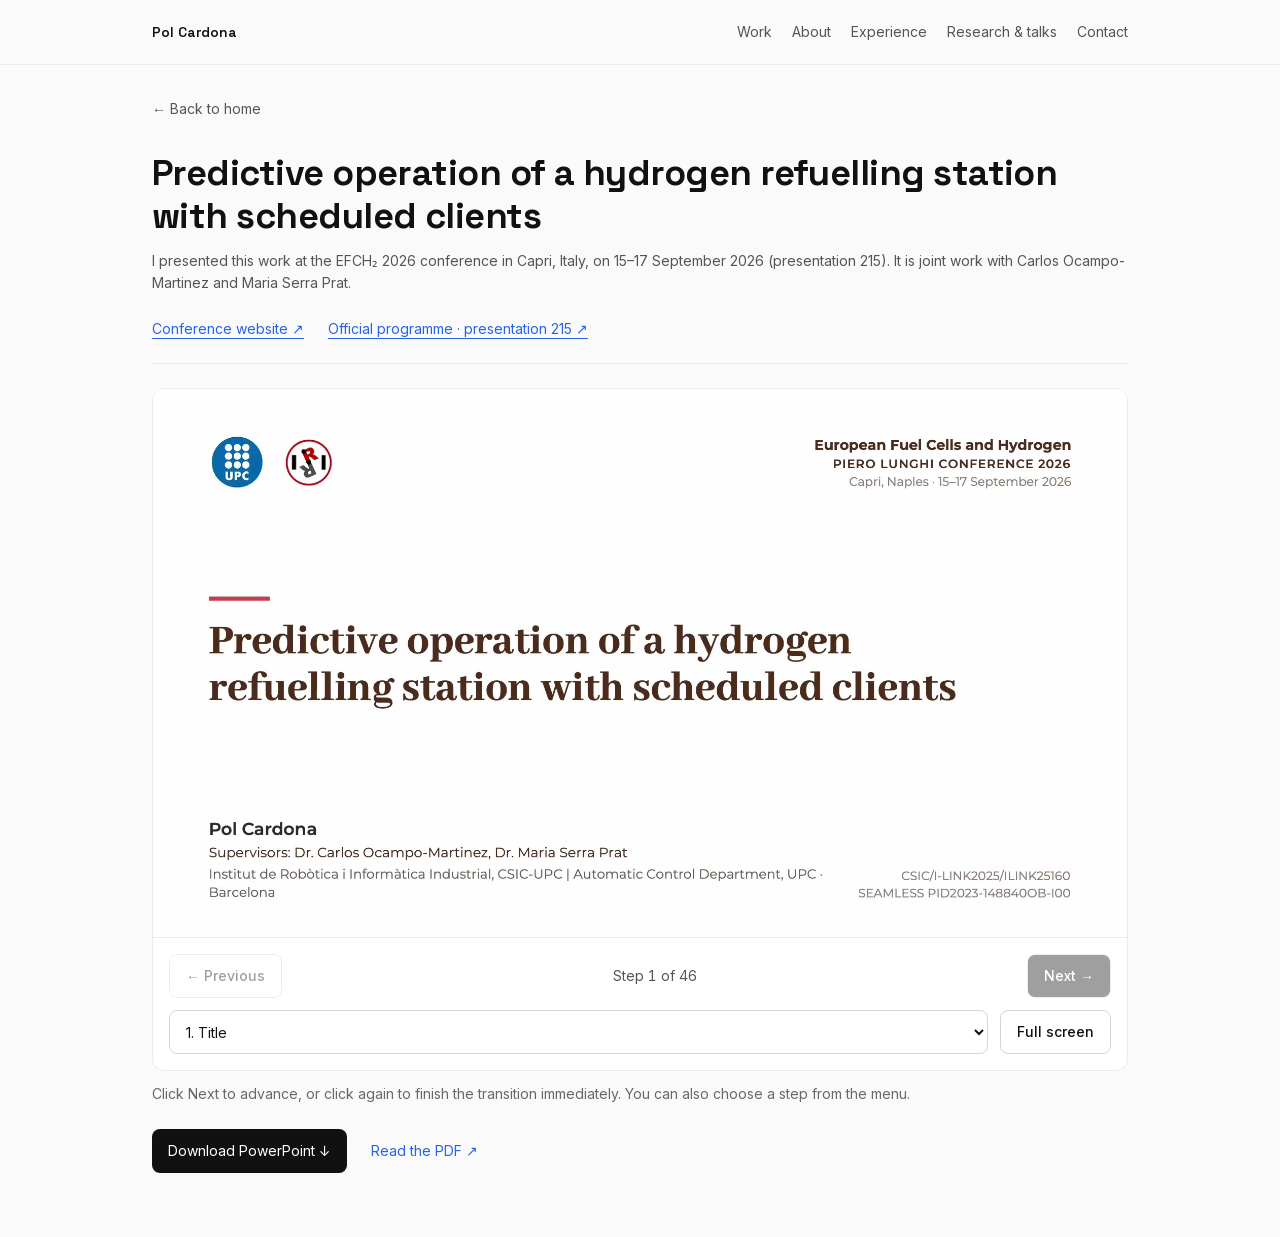
<file: works/capri-2026/index.html>
<!DOCTYPE html><!--Rl8QhiTkMwEzfN4bz4NYb--><html lang="en" class="inter_c15e96cb-module__0bjUvq__variable space_grotesk_e6988195-module__RNs2Mq__variable jetbrains_mono_7ea1d0f9-module__6GV5LG__variable"><head><meta charSet="utf-8"/><meta name="viewport" content="width=device-width, initial-scale=1"/><link rel="preload" href="/_next/static/media/0c89a48fa5027cee-s.p.4564287c.woff2" as="font" crossorigin="" type="font/woff2"/><link rel="preload" href="/_next/static/media/70bc3e132a0a741e-s.p.15008bfb.woff2" as="font" crossorigin="" type="font/woff2"/><link rel="preload" href="/_next/static/media/83afe278b6a6bb3c-s.p.3a6ba036.woff2" as="font" crossorigin="" type="font/woff2"/><link rel="stylesheet" href="/_next/static/chunks/664b6a79c092c0a6.css" data-precedence="next"/><link rel="stylesheet" href="/_next/static/chunks/7b88291e26f820a4.css" data-precedence="next"/><link rel="preload" as="script" fetchPriority="low" href="/_next/static/chunks/13422fcc058017bd.js"/><script src="/_next/static/chunks/fb1b0b9da3f03023.js" async=""></script><script src="/_next/static/chunks/d1e380e53588e373.js" async=""></script><script src="/_next/static/chunks/aee6c7720838f8a2.js" async=""></script><script src="/_next/static/chunks/turbopack-7d661cccd14c1f63.js" async=""></script><script src="/_next/static/chunks/7c92e96509cd355e.js" async=""></script><script src="/_next/static/chunks/a6eda6c865efbea7.js" async=""></script><script src="/_next/static/chunks/ff1a16fafef87110.js" async=""></script><script src="/_next/static/chunks/d2be314c3ece3fbe.js" async=""></script><script src="/_next/static/chunks/f6aeb9231db145c3.js" async=""></script><meta name="next-size-adjust" content=""/><title>Predictive operation of a hydrogen refuelling station with scheduled clients</title><meta name="description" content="I presented this work at the EFCH₂ 2026 conference in Capri, Italy, on 15–17 September 2026 (presentation 215). It is joint work with Carlos Ocampo-Martinez and Maria Serra Prat."/><meta property="og:title" content="Pol Cardona Rubio"/><meta property="og:description" content="I’m Pol Cardona Rubio, an electronics and industrial engineer finishing a PhD in optimization and control at IRI (CSIC–UPC). My research focuses on hydrogen refuelling stations."/><meta property="og:site_name" content="Pol Cardona Rubio"/><meta property="og:locale" content="en_GB"/><meta property="og:image:alt" content="Pol Cardona Rubio, engineer in optimization and control, Barcelona"/><meta property="og:image:type" content="image/png"/><meta property="og:image" content="https://polcrub.github.io/opengraph-image.png?11e01d96764f270c"/><meta property="og:image:width" content="1200"/><meta property="og:image:height" content="630"/><meta property="og:type" content="website"/><meta name="twitter:card" content="summary_large_image"/><meta name="twitter:title" content="Pol Cardona Rubio"/><meta name="twitter:description" content="I’m Pol Cardona Rubio, an electronics and industrial engineer finishing a PhD in optimization and control at IRI (CSIC–UPC). My research focuses on hydrogen refuelling stations."/><meta name="twitter:image:alt" content="Pol Cardona Rubio, engineer in optimization and control, Barcelona"/><meta name="twitter:image:type" content="image/png"/><meta name="twitter:image" content="https://polcrub.github.io/opengraph-image.png?11e01d96764f270c"/><meta name="twitter:image:width" content="1200"/><meta name="twitter:image:height" content="630"/><link rel="icon" href="/favicon.ico?favicon.0b3bf435.ico" sizes="256x256" type="image/x-icon"/><link rel="icon" href="/icon.png?62cfb518a9bb736f" type="image/png" sizes="32x32"/><script src="/_next/static/chunks/a6dad97d9634a72d.js" noModule=""></script></head><body class="bg-background text-primary font-sans antialiased"><div hidden=""><!--$--><!--/$--></div><a class="skip-link" href="#main-content">Skip to content</a><header class="fixed top-0 inset-x-0 z-50 bg-background/95 backdrop-blur-sm border-b border-border"><div class="max-w-5xl mx-auto px-6 h-16 flex items-center justify-between gap-6"><a class="font-display font-semibold text-sm shrink-0" href="/">Pol Cardona</a><nav aria-label="Main navigation" class="hidden md:flex items-center gap-5"><a class="text-sm text-secondary hover:text-accent py-3" href="/#work">Work</a><a class="text-sm text-secondary hover:text-accent py-3" href="/#about">About</a><a class="text-sm text-secondary hover:text-accent py-3" href="/#experience">Experience</a><a class="text-sm text-secondary hover:text-accent py-3" href="/#publications">Research &amp; talks</a><a class="text-sm text-secondary hover:text-accent py-3" href="/#contact">Contact</a></nav><button type="button" aria-label="Open navigation" class="md:hidden min-h-11 min-w-11 text-secondary text-2xl">☰</button></div></header><dialog aria-label="Navigation menu" class="fixed inset-0 w-full h-full max-w-none max-h-none bg-background p-6 m-0 backdrop:bg-background"><div class="flex items-center justify-between mb-10"><span class="font-display font-semibold">Pol Cardona</span><button type="button" aria-label="Close navigation" class="min-h-11 min-w-11 text-3xl">×</button></div><nav aria-label="Mobile navigation" class="flex flex-col"><a class="text-xl py-4 border-b border-border" href="/#work">Work</a><a class="text-xl py-4 border-b border-border" href="/#about">About</a><a class="text-xl py-4 border-b border-border" href="/#experience">Experience</a><a class="text-xl py-4 border-b border-border" href="/#publications">Research &amp; talks</a><a class="text-xl py-4 border-b border-border" href="/#contact">Contact</a></nav></dialog><main id="main-content" class="min-h-screen bg-background"><div class="max-w-5xl mx-auto px-6 pt-24 pb-16"><nav class="mb-8"><a class="text-secondary hover:text-primary text-body-sm transition-colors" href="/">← Back to home</a></nav><header class="mb-6"><h1 class="font-display text-headline font-bold text-primary mb-3">Predictive operation of a hydrogen refuelling station with scheduled clients</h1><p class="text-body-sm text-secondary">I presented this work at the EFCH₂ 2026 conference in Capri, Italy, on 15–17 September 2026 (presentation 215). It is joint work with Carlos Ocampo-Martinez and Maria Serra Prat.</p></header><div class="flex flex-wrap gap-x-6 gap-y-2 mb-6"><a href="https://www.europeanfuelcells.com/efc-26-capri-conference" target="_blank" rel="noopener noreferrer" class="text-body-sm text-accent underline underline-offset-4">Conference website<!-- --> ↗</a><a href="https://drive.google.com/file/d/1gSGUMzgSLMSwAo7TbwmoE4X3DPG3dp1N/view" target="_blank" rel="noopener noreferrer" class="text-body-sm text-accent underline underline-offset-4">Official programme · presentation 215<!-- --> ↗</a></div><hr class="border-border mb-6"/><div><div class="presentation-frame rounded-xl border border-border overflow-hidden bg-white fullscreen:bg-white fullscreen:flex fullscreen:flex-col fullscreen:justify-center"><video src="/presentations/capri/presentation.mp4" poster="/presentations/capri/poster.webp" preload="auto" muted="" playsInline="" aria-label="Predictive operation of a hydrogen refuelling station with scheduled clients" class="w-full aspect-video object-contain fullscreen:max-h-[80vh]"></video><div class="p-3 md:p-4 border-t border-border"><div class="flex items-center justify-between gap-2 flex-wrap"><button type="button" disabled="" class="min-h-11 px-4 rounded-lg border border-border-strong text-sm font-medium disabled:opacity-40 disabled:cursor-not-allowed hover:bg-surface">← Previous</button><p aria-live="polite" class="text-body-sm text-secondary tabular-nums">Step <!-- -->1<!-- --> of <!-- -->46</p><button type="button" disabled="" class="min-h-11 px-4 rounded-lg border border-border-strong text-sm font-medium disabled:opacity-40 disabled:cursor-not-allowed bg-primary text-white hover:bg-secondary">Next →</button></div><div class="flex items-center gap-3 mt-3"><label for="presentation-step" class="sr-only">Jump to presentation step</label><select id="presentation-step" disabled="" class="min-h-11 min-w-0 flex-1 border border-border-strong bg-white rounded-lg px-3 text-sm"><option value="0" selected="">1<!-- -->. <!-- -->Title</option><option value="1">2<!-- -->. <!-- -->Outline</option><option value="2">3<!-- -->. <!-- -->Hydrogen Refuelling Stations (HRSs)</option><option value="3">4<!-- -->. <!-- -->Hydrogen Refuelling Stations (HRSs)</option><option value="4">5<!-- -->. <!-- -->Hydrogen Refuelling Stations (HRSs)</option><option value="5">6<!-- -->. <!-- -->Hydrogen Refuelling Stations (HRSs)</option><option value="6">7<!-- -->. <!-- -->Hydrogen Refuelling Stations (HRSs)</option><option value="7">8<!-- -->. <!-- -->Hydrogen Refuelling Stations (HRSs)</option><option value="8">9<!-- -->. <!-- -->The research question</option><option value="9">10<!-- -->. <!-- -->The proposed approach</option><option value="10">11<!-- -->. <!-- -->The proposed approach</option><option value="11">12<!-- -->. <!-- -->The proposed approach</option><option value="12">13<!-- -->. <!-- -->Lexicographic Control Objectives</option><option value="13">14<!-- -->. <!-- -->Lexicographic Control Objectives</option><option value="14">15<!-- -->. <!-- -->Lexicographic Control Objectives</option><option value="15">16<!-- -->. <!-- -->Cascaded refuelling</option><option value="16">17<!-- -->. <!-- -->Cascaded refuelling</option><option value="17">18<!-- -->. <!-- -->Cascaded refuelling</option><option value="18">19<!-- -->. <!-- -->Cascaded refuelling</option><option value="19">20<!-- -->. <!-- -->Cascaded refuelling</option><option value="20">21<!-- -->. <!-- -->The usual premise</option><option value="21">22<!-- -->. <!-- -->The usual premise</option><option value="22">23<!-- -->. <!-- -->The usual premise</option><option value="23">24<!-- -->. <!-- -->The usual premise</option><option value="24">25<!-- -->. <!-- -->Refuelling patterns as a modelling strategy</option><option value="25">26<!-- -->. <!-- -->Refuelling patterns as a modelling strategy</option><option value="26">27<!-- -->. <!-- -->Refuelling patterns as a modelling strategy</option><option value="27">28<!-- -->. <!-- -->Refuelling patterns as a modelling strategy</option><option value="28">29<!-- -->. <!-- -->Refuelling patterns as a modelling strategy</option><option value="29">30<!-- -->. <!-- -->The availability objective</option><option value="30">31<!-- -->. <!-- -->The availability objective</option><option value="31">32<!-- -->. <!-- -->The availability objective</option><option value="32">33<!-- -->. <!-- -->The availability objective</option><option value="33">34<!-- -->. <!-- -->The availability objective</option><option value="34">35<!-- -->. <!-- -->The availability objective</option><option value="35">36<!-- -->. <!-- -->How a booking enters the model</option><option value="36">37<!-- -->. <!-- -->How a booking enters the model</option><option value="37">38<!-- -->. <!-- -->How a booking enters the model</option><option value="38">39<!-- -->. <!-- -->How a booking enters the model</option><option value="39">40<!-- -->. <!-- -->How a booking enters the model</option><option value="40">41<!-- -->. <!-- -->How a booking enters the model</option><option value="41">42<!-- -->. <!-- -->A preliminary case</option><option value="42">43<!-- -->. <!-- -->Reserved pattern along each booking</option><option value="43">44<!-- -->. <!-- -->Compression timed to PV and arrivals</option><option value="44">45<!-- -->. <!-- -->Conclusions</option><option value="45">46<!-- -->. <!-- -->Thank you</option></select><button type="button" class="min-h-11 px-4 rounded-lg border border-border-strong text-sm font-medium disabled:opacity-40 disabled:cursor-not-allowed hover:bg-surface">Full screen</button></div></div></div><p class="text-body-sm text-tertiary mt-3">Click Next to advance, or click again to finish the transition immediately. You can also choose a step from the menu.</p><div class="flex flex-wrap gap-x-6 gap-y-3 mt-6 text-body-sm"><a href="/presentations/capri/presentation.pptx" download="Pol-Cardona_Predictive-Hydrogen-Refuelling_EFCH2-Capri-2026.pptx" class="inline-flex items-center min-h-11 px-4 py-2 bg-primary text-white rounded-lg">Download PowerPoint ↓</a><a href="/publications/capri-2026-presentation.pdf" target="_blank" rel="noopener noreferrer" class="inline-flex items-center min-h-11 text-accent hover:underline">Read the PDF ↗</a></div></div></div></main><!--$--><!--/$--><script src="/_next/static/chunks/13422fcc058017bd.js" id="_R_" async=""></script><script>(self.__next_f=self.__next_f||[]).push([0])</script><script>self.__next_f.push([1,"1:\"$Sreact.fragment\"\n2:I[92130,[\"/_next/static/chunks/7c92e96509cd355e.js\",\"/_next/static/chunks/a6eda6c865efbea7.js\"],\"MotionProvider\"]\n3:I[62599,[\"/_next/static/chunks/7c92e96509cd355e.js\",\"/_next/static/chunks/a6eda6c865efbea7.js\"],\"StickyNav\"]\n4:I[39756,[\"/_next/static/chunks/ff1a16fafef87110.js\",\"/_next/static/chunks/d2be314c3ece3fbe.js\"],\"default\"]\n5:I[37457,[\"/_next/static/chunks/ff1a16fafef87110.js\",\"/_next/static/chunks/d2be314c3ece3fbe.js\"],\"default\"]\n7:I[97367,[\"/_next/static/chunks/ff1a16fafef87110.js\",\"/_next/static/chunks/d2be314c3ece3fbe.js\"],\"OutletBoundary\"]\n8:\"$Sreact.suspense\"\na:I[97367,[\"/_next/static/chunks/ff1a16fafef87110.js\",\"/_next/static/chunks/d2be314c3ece3fbe.js\"],\"ViewportBoundary\"]\nc:I[97367,[\"/_next/static/chunks/ff1a16fafef87110.js\",\"/_next/static/chunks/d2be314c3ece3fbe.js\"],\"MetadataBoundary\"]\ne:I[68027,[],\"default\"]\n:HL[\"/_next/static/chunks/664b6a79c092c0a6.css\",\"style\"]\n:HL[\"/_next/static/media/0c89a48fa5027cee-s.p.4564287c.woff2\",\"font\",{\"crossOrigin\":\"\",\"type\":\"font/woff2\"}]\n:HL[\"/_next/static/media/70bc3e132a0a741e-s.p.15008bfb.woff2\",\"font\",{\"crossOrigin\":\"\",\"type\":\"font/woff2\"}]\n:HL[\"/_next/static/media/83afe278b6a6bb3c-s.p.3a6ba036.woff2\",\"font\",{\"crossOrigin\":\"\",\"type\":\"font/woff2\"}]\n:HL[\"/_next/static/chunks/7b88291e26f820a4.css\",\"style\"]\n"])</script><script>self.__next_f.push([1,"0:{\"P\":null,\"b\":\"Rl8QhiTkMwEzfN4bz4NYb\",\"c\":[\"\",\"works\",\"capri-2026\",\"\"],\"q\":\"\",\"i\":false,\"f\":[[[\"\",{\"children\":[\"works\",{\"children\":[[\"slug\",\"capri-2026\",\"d\"],{\"children\":[\"__PAGE__\",{}]}]}]},\"$undefined\",\"$undefined\",true],[[\"$\",\"$1\",\"c\",{\"children\":[[[\"$\",\"link\",\"0\",{\"rel\":\"stylesheet\",\"href\":\"/_next/static/chunks/664b6a79c092c0a6.css\",\"precedence\":\"next\",\"crossOrigin\":\"$undefined\",\"nonce\":\"$undefined\"}],[\"$\",\"script\",\"script-0\",{\"src\":\"/_next/static/chunks/7c92e96509cd355e.js\",\"async\":true,\"nonce\":\"$undefined\"}],[\"$\",\"script\",\"script-1\",{\"src\":\"/_next/static/chunks/a6eda6c865efbea7.js\",\"async\":true,\"nonce\":\"$undefined\"}]],[\"$\",\"html\",null,{\"lang\":\"en\",\"className\":\"inter_c15e96cb-module__0bjUvq__variable space_grotesk_e6988195-module__RNs2Mq__variable jetbrains_mono_7ea1d0f9-module__6GV5LG__variable\",\"children\":[\"$\",\"body\",null,{\"className\":\"bg-background text-primary font-sans antialiased\",\"children\":[[\"$\",\"a\",null,{\"className\":\"skip-link\",\"href\":\"#main-content\",\"children\":\"Skip to content\"}],[\"$\",\"$L2\",null,{\"children\":[[\"$\",\"$L3\",null,{\"navData\":{\"brandName\":\"Pol Cardona Rubio\",\"brandShortName\":\"Pol Cardona\",\"links\":[{\"label\":\"Work\",\"href\":\"/#work\"},{\"label\":\"About\",\"href\":\"/#about\"},{\"label\":\"Experience\",\"href\":\"/#experience\"},{\"label\":\"Research \u0026 talks\",\"href\":\"/#publications\"},{\"label\":\"Contact\",\"href\":\"/#contact\"}],\"footerText\":\"© 2026 Pol Cardona Rubio\"}}],[\"$\",\"$L4\",null,{\"parallelRouterKey\":\"children\",\"error\":\"$undefined\",\"errorStyles\":\"$undefined\",\"errorScripts\":\"$undefined\",\"template\":[\"$\",\"$L5\",null,{}],\"templateStyles\":\"$undefined\",\"templateScripts\":\"$undefined\",\"notFound\":[[[\"$\",\"title\",null,{\"children\":\"404: This page could not be found.\"}],[\"$\",\"div\",null,{\"style\":{\"fontFamily\":\"system-ui,\\\"Segoe UI\\\",Roboto,Helvetica,Arial,sans-serif,\\\"Apple Color Emoji\\\",\\\"Segoe UI Emoji\\\"\",\"height\":\"100vh\",\"textAlign\":\"center\",\"display\":\"flex\",\"flexDirection\":\"column\",\"alignItems\":\"center\",\"justifyContent\":\"center\"},\"children\":[\"$\",\"div\",null,{\"children\":[[\"$\",\"style\",null,{\"dangerouslySetInnerHTML\":{\"__html\":\"body{color:#000;background:#fff;margin:0}.next-error-h1{border-right:1px solid rgba(0,0,0,.3)}@media (prefers-color-scheme:dark){body{color:#fff;background:#000}.next-error-h1{border-right:1px solid rgba(255,255,255,.3)}}\"}}],[\"$\",\"h1\",null,{\"className\":\"next-error-h1\",\"style\":{\"display\":\"inline-block\",\"margin\":\"0 20px 0 0\",\"padding\":\"0 23px 0 0\",\"fontSize\":24,\"fontWeight\":500,\"verticalAlign\":\"top\",\"lineHeight\":\"49px\"},\"children\":404}],[\"$\",\"div\",null,{\"style\":{\"display\":\"inline-block\"},\"children\":[\"$\",\"h2\",null,{\"style\":{\"fontSize\":14,\"fontWeight\":400,\"lineHeight\":\"49px\",\"margin\":0},\"children\":\"This page could not be found.\"}]}]]}]}]],[]],\"forbidden\":\"$undefined\",\"unauthorized\":\"$undefined\"}]]}]]}]}]]}],{\"children\":[[\"$\",\"$1\",\"c\",{\"children\":[null,[\"$\",\"$L4\",null,{\"parallelRouterKey\":\"children\",\"error\":\"$undefined\",\"errorStyles\":\"$undefined\",\"errorScripts\":\"$undefined\",\"template\":[\"$\",\"$L5\",null,{}],\"templateStyles\":\"$undefined\",\"templateScripts\":\"$undefined\",\"notFound\":\"$undefined\",\"forbidden\":\"$undefined\",\"unauthorized\":\"$undefined\"}]]}],{\"children\":[[\"$\",\"$1\",\"c\",{\"children\":[null,[\"$\",\"$L4\",null,{\"parallelRouterKey\":\"children\",\"error\":\"$undefined\",\"errorStyles\":\"$undefined\",\"errorScripts\":\"$undefined\",\"template\":[\"$\",\"$L5\",null,{}],\"templateStyles\":\"$undefined\",\"templateScripts\":\"$undefined\",\"notFound\":\"$undefined\",\"forbidden\":\"$undefined\",\"unauthorized\":\"$undefined\"}]]}],{\"children\":[[\"$\",\"$1\",\"c\",{\"children\":[\"$L6\",[[\"$\",\"link\",\"0\",{\"rel\":\"stylesheet\",\"href\":\"/_next/static/chunks/7b88291e26f820a4.css\",\"precedence\":\"next\",\"crossOrigin\":\"$undefined\",\"nonce\":\"$undefined\"}],[\"$\",\"script\",\"script-0\",{\"src\":\"/_next/static/chunks/f6aeb9231db145c3.js\",\"async\":true,\"nonce\":\"$undefined\"}]],[\"$\",\"$L7\",null,{\"children\":[\"$\",\"$8\",null,{\"name\":\"Next.MetadataOutlet\",\"children\":\"$@9\"}]}]]}],{},null,false,false]},null,false,false]},null,false,false]},null,false,false],[\"$\",\"$1\",\"h\",{\"children\":[null,[\"$\",\"$La\",null,{\"children\":\"$Lb\"}],[\"$\",\"div\",null,{\"hidden\":true,\"children\":[\"$\",\"$Lc\",null,{\"children\":[\"$\",\"$8\",null,{\"name\":\"Next.Metadata\",\"children\":\"$Ld\"}]}]}],[\"$\",\"meta\",null,{\"name\":\"next-size-adjust\",\"content\":\"\"}]]}],false]],\"m\":\"$undefined\",\"G\":[\"$e\",[]],\"S\":true}\n"])</script><script>self.__next_f.push([1,"f:I[22016,[\"/_next/static/chunks/7c92e96509cd355e.js\",\"/_next/static/chunks/a6eda6c865efbea7.js\",\"/_next/static/chunks/f6aeb9231db145c3.js\"],\"\"]\n10:I[26012,[\"/_next/static/chunks/7c92e96509cd355e.js\",\"/_next/static/chunks/a6eda6c865efbea7.js\",\"/_next/static/chunks/f6aeb9231db145c3.js\"],\"PresentationViewer\"]\n"])</script><script>self.__next_f.push([1,"6:[\"$\",\"main\",null,{\"id\":\"main-content\",\"className\":\"min-h-screen bg-background\",\"children\":[\"$\",\"div\",null,{\"className\":\"max-w-5xl mx-auto px-6 pt-24 pb-16\",\"children\":[[\"$\",\"nav\",null,{\"className\":\"mb-8\",\"children\":[\"$\",\"$Lf\",null,{\"href\":\"/\",\"className\":\"text-secondary hover:text-primary text-body-sm transition-colors\",\"children\":\"← Back to home\"}]}],[\"$\",\"header\",null,{\"className\":\"mb-6\",\"children\":[[\"$\",\"h1\",null,{\"className\":\"font-display text-headline font-bold text-primary mb-3\",\"children\":\"Predictive operation of a hydrogen refuelling station with scheduled clients\"}],[\"$\",\"p\",null,{\"className\":\"text-body-sm text-secondary\",\"children\":\"I presented this work at the EFCH₂ 2026 conference in Capri, Italy, on 15–17 September 2026 (presentation 215). It is joint work with Carlos Ocampo-Martinez and Maria Serra Prat.\"}]]}],[\"$\",\"div\",null,{\"className\":\"flex flex-wrap gap-x-6 gap-y-2 mb-6\",\"children\":[[\"$\",\"a\",\"https://www.europeanfuelcells.com/efc-26-capri-conference\",{\"href\":\"https://www.europeanfuelcells.com/efc-26-capri-conference\",\"target\":\"_blank\",\"rel\":\"noopener noreferrer\",\"className\":\"text-body-sm text-accent underline underline-offset-4\",\"children\":[\"Conference website\",\" ↗\"]}],[\"$\",\"a\",\"https://drive.google.com/file/d/1gSGUMzgSLMSwAo7TbwmoE4X3DPG3dp1N/view\",{\"href\":\"https://drive.google.com/file/d/1gSGUMzgSLMSwAo7TbwmoE4X3DPG3dp1N/view\",\"target\":\"_blank\",\"rel\":\"noopener noreferrer\",\"className\":\"text-body-sm text-accent underline underline-offset-4\",\"children\":[\"Official programme · presentation 215\",\" ↗\"]}]]}],false,[\"$\",\"hr\",null,{\"className\":\"border-border mb-6\"}],[\"$\",\"$L10\",null,{\"work\":{\"type\":\"presentation\",\"title\":\"Predictive operation of a hydrogen refuelling station with scheduled clients\",\"slug\":\"capri-2026\",\"blurb\":\"I presented this work at the EFCH₂ 2026 conference in Capri, Italy, on 15–17 September 2026 (presentation 215). It is joint work with Carlos Ocampo-Martinez and Maria Serra Prat.\",\"order\":0,\"pdfUrl\":\"/publications/capri-2026-presentation.pdf\",\"links\":[{\"label\":\"Conference website\",\"href\":\"https://www.europeanfuelcells.com/efc-26-capri-conference\"},{\"label\":\"Official programme · presentation 215\",\"href\":\"https://drive.google.com/file/d/1gSGUMzgSLMSwAo7TbwmoE4X3DPG3dp1N/view\"}],\"tags\":[],\"videoUrl\":\"/presentations/capri/presentation.mp4\",\"pptxUrl\":\"/presentations/capri/presentation.pptx\",\"pptxFilename\":\"Pol-Cardona_Predictive-Hydrogen-Refuelling_EFCH2-Capri-2026.pptx\",\"posterUrl\":\"/presentations/capri/poster.webp\"},\"slides\":[{\"label\":\"Title\",\"stop\":0.1333,\"leave\":0.8333},{\"label\":\"Outline\",\"stop\":1.1333,\"leave\":1.9333},{\"label\":\"Hydrogen Refuelling Stations (HRSs)\",\"stop\":2.1667,\"leave\":3},{\"label\":\"Hydrogen Refuelling Stations (HRSs)\",\"stop\":3.8667,\"leave\":4.7667},{\"label\":\"Hydrogen Refuelling Stations (HRSs)\",\"stop\":5.6667,\"leave\":6.5333},{\"label\":\"Hydrogen Refuelling Stations (HRSs)\",\"stop\":7.4333,\"leave\":8.3333},{\"label\":\"Hydrogen Refuelling Stations (HRSs)\",\"stop\":9.2333,\"leave\":10.1},{\"label\":\"Hydrogen Refuelling Stations (HRSs)\",\"stop\":11,\"leave\":11.8667},{\"label\":\"The research question\",\"stop\":12.1,\"leave\":12.9},{\"label\":\"The proposed approach\",\"stop\":13.1333,\"leave\":13.9333},{\"label\":\"The proposed approach\",\"stop\":14.7,\"leave\":15.7667},{\"label\":\"The proposed approach\",\"stop\":16.4667,\"leave\":17.4667},{\"label\":\"Lexicographic Control Objectives\",\"stop\":17.7,\"leave\":18.5333},{\"label\":\"Lexicographic Control Objectives\",\"stop\":19.3667,\"leave\":20.3},{\"label\":\"Lexicographic Control Objectives\",\"stop\":21.2,\"leave\":22.0667},{\"label\":\"Cascaded refuelling\",\"stop\":22.3,\"leave\":23.1},{\"label\":\"Cascaded refuelling\",\"stop\":23.9,\"leave\":24.9333},{\"label\":\"Cascaded refuelling\",\"stop\":25.4667,\"leave\":26.6667},{\"label\":\"Cascaded refuelling\",\"stop\":27.5333,\"leave\":28.4667},{\"label\":\"Cascaded refuelling\",\"stop\":29.2,\"leave\":30.2},{\"label\":\"The usual premise\",\"stop\":30.4333,\"leave\":31.3},{\"label\":\"The usual premise\",\"stop\":32.0667,\"leave\":33.0333},{\"label\":\"The usual premise\",\"stop\":33.8,\"leave\":34.8333},{\"label\":\"The usual premise\",\"stop\":35.7,\"leave\":36.5667},{\"label\":\"Refuelling patterns as a modelling strategy\",\"stop\":36.8,\"leave\":37.6333},{\"label\":\"Refuelling patterns as a modelling strategy\",\"stop\":38.5333,\"leave\":39.4333},{\"label\":\"Refuelling patterns as a modelling strategy\",\"stop\":40.3,\"leave\":41.2},{\"label\":\"Refuelling patterns as a modelling strategy\",\"stop\":42.1,\"leave\":42.9667},{\"label\":\"Refuelling patterns as a modelling strategy\",\"stop\":43.8667,\"leave\":44.7333},{\"label\":\"The availability objective\",\"stop\":44.9667,\"leave\":45.8},{\"label\":\"The availability objective\",\"stop\":46.6667,\"leave\":47.5667},{\"label\":\"The availability objective\",\"stop\":48.4667,\"leave\":49.3333},{\"label\":\"The availability objective\",\"stop\":50.2333,\"leave\":51.1333},{\"label\":\"The availability objective\",\"stop\":52.0333,\"leave\":52.9},{\"label\":\"The availability objective\",\"stop\":53.8,\"leave\":54.6667},{\"label\":\"How a booking enters the model\",\"stop\":54.9,\"leave\":55.7333},{\"label\":\"How a booking enters the model\",\"stop\":56.5333,\"leave\":57.5},{\"label\":\"How a booking enters the model\",\"stop\":58.3667,\"leave\":59.3},{\"label\":\"How a booking enters the model\",\"stop\":60.1333,\"leave\":61.0667},{\"label\":\"How a booking enters the model\",\"stop\":61.9333,\"leave\":62.8333},{\"label\":\"How a booking enters the model\",\"stop\":63.7,\"leave\":64.6},{\"label\":\"A preliminary case\",\"stop\":64.8333,\"leave\":65.6333},{\"label\":\"Reserved pattern along each booking\",\"stop\":65.8667,\"leave\":66.6333},{\"label\":\"Compression timed to PV and arrivals\",\"stop\":66.8667,\"leave\":67.6667},{\"label\":\"Conclusions\",\"stop\":67.9,\"leave\":68.7},{\"label\":\"Thank you\",\"stop\":68.9333,\"leave\":69.7}]}]]}]}]\n"])</script><script>self.__next_f.push([1,"b:[[\"$\",\"meta\",\"0\",{\"charSet\":\"utf-8\"}],[\"$\",\"meta\",\"1\",{\"name\":\"viewport\",\"content\":\"width=device-width, initial-scale=1\"}]]\n"])</script><script>self.__next_f.push([1,"11:I[27201,[\"/_next/static/chunks/ff1a16fafef87110.js\",\"/_next/static/chunks/d2be314c3ece3fbe.js\"],\"IconMark\"]\n9:null\n"])</script><script>self.__next_f.push([1,"d:[[\"$\",\"title\",\"0\",{\"children\":\"Predictive operation of a hydrogen refuelling station with scheduled clients\"}],[\"$\",\"meta\",\"1\",{\"name\":\"description\",\"content\":\"I presented this work at the EFCH₂ 2026 conference in Capri, Italy, on 15–17 September 2026 (presentation 215). It is joint work with Carlos Ocampo-Martinez and Maria Serra Prat.\"}],[\"$\",\"meta\",\"2\",{\"property\":\"og:title\",\"content\":\"Pol Cardona Rubio\"}],[\"$\",\"meta\",\"3\",{\"property\":\"og:description\",\"content\":\"I’m Pol Cardona Rubio, an electronics and industrial engineer finishing a PhD in optimization and control at IRI (CSIC–UPC). My research focuses on hydrogen refuelling stations.\"}],[\"$\",\"meta\",\"4\",{\"property\":\"og:site_name\",\"content\":\"Pol Cardona Rubio\"}],[\"$\",\"meta\",\"5\",{\"property\":\"og:locale\",\"content\":\"en_GB\"}],[\"$\",\"meta\",\"6\",{\"property\":\"og:image:alt\",\"content\":\"Pol Cardona Rubio, engineer in optimization and control, Barcelona\"}],[\"$\",\"meta\",\"7\",{\"property\":\"og:image:type\",\"content\":\"image/png\"}],[\"$\",\"meta\",\"8\",{\"property\":\"og:image\",\"content\":\"https://polcrub.github.io/opengraph-image.png?11e01d96764f270c\"}],[\"$\",\"meta\",\"9\",{\"property\":\"og:image:width\",\"content\":\"1200\"}],[\"$\",\"meta\",\"10\",{\"property\":\"og:image:height\",\"content\":\"630\"}],[\"$\",\"meta\",\"11\",{\"property\":\"og:type\",\"content\":\"website\"}],[\"$\",\"meta\",\"12\",{\"name\":\"twitter:card\",\"content\":\"summary_large_image\"}],[\"$\",\"meta\",\"13\",{\"name\":\"twitter:title\",\"content\":\"Pol Cardona Rubio\"}],[\"$\",\"meta\",\"14\",{\"name\":\"twitter:description\",\"content\":\"I’m Pol Cardona Rubio, an electronics and industrial engineer finishing a PhD in optimization and control at IRI (CSIC–UPC). My research focuses on hydrogen refuelling stations.\"}],[\"$\",\"meta\",\"15\",{\"name\":\"twitter:image:alt\",\"content\":\"Pol Cardona Rubio, engineer in optimization and control, Barcelona\"}],[\"$\",\"meta\",\"16\",{\"name\":\"twitter:image:type\",\"content\":\"image/png\"}],[\"$\",\"meta\",\"17\",{\"name\":\"twitter:image\",\"content\":\"https://polcrub.github.io/opengraph-image.png?11e01d96764f270c\"}],[\"$\",\"meta\",\"18\",{\"name\":\"twitter:image:width\",\"content\":\"1200\"}],[\"$\",\"meta\",\"19\",{\"name\":\"twitter:image:height\",\"content\":\"630\"}],[\"$\",\"link\",\"20\",{\"rel\":\"icon\",\"href\":\"/favicon.ico?favicon.0b3bf435.ico\",\"sizes\":\"256x256\",\"type\":\"image/x-icon\"}],[\"$\",\"link\",\"21\",{\"rel\":\"icon\",\"href\":\"/icon.png?62cfb518a9bb736f\",\"alt\":\"$undefined\",\"type\":\"image/png\",\"sizes\":\"32x32\"}],[\"$\",\"$L11\",\"22\",{}]]\n"])</script></body></html>
</file>
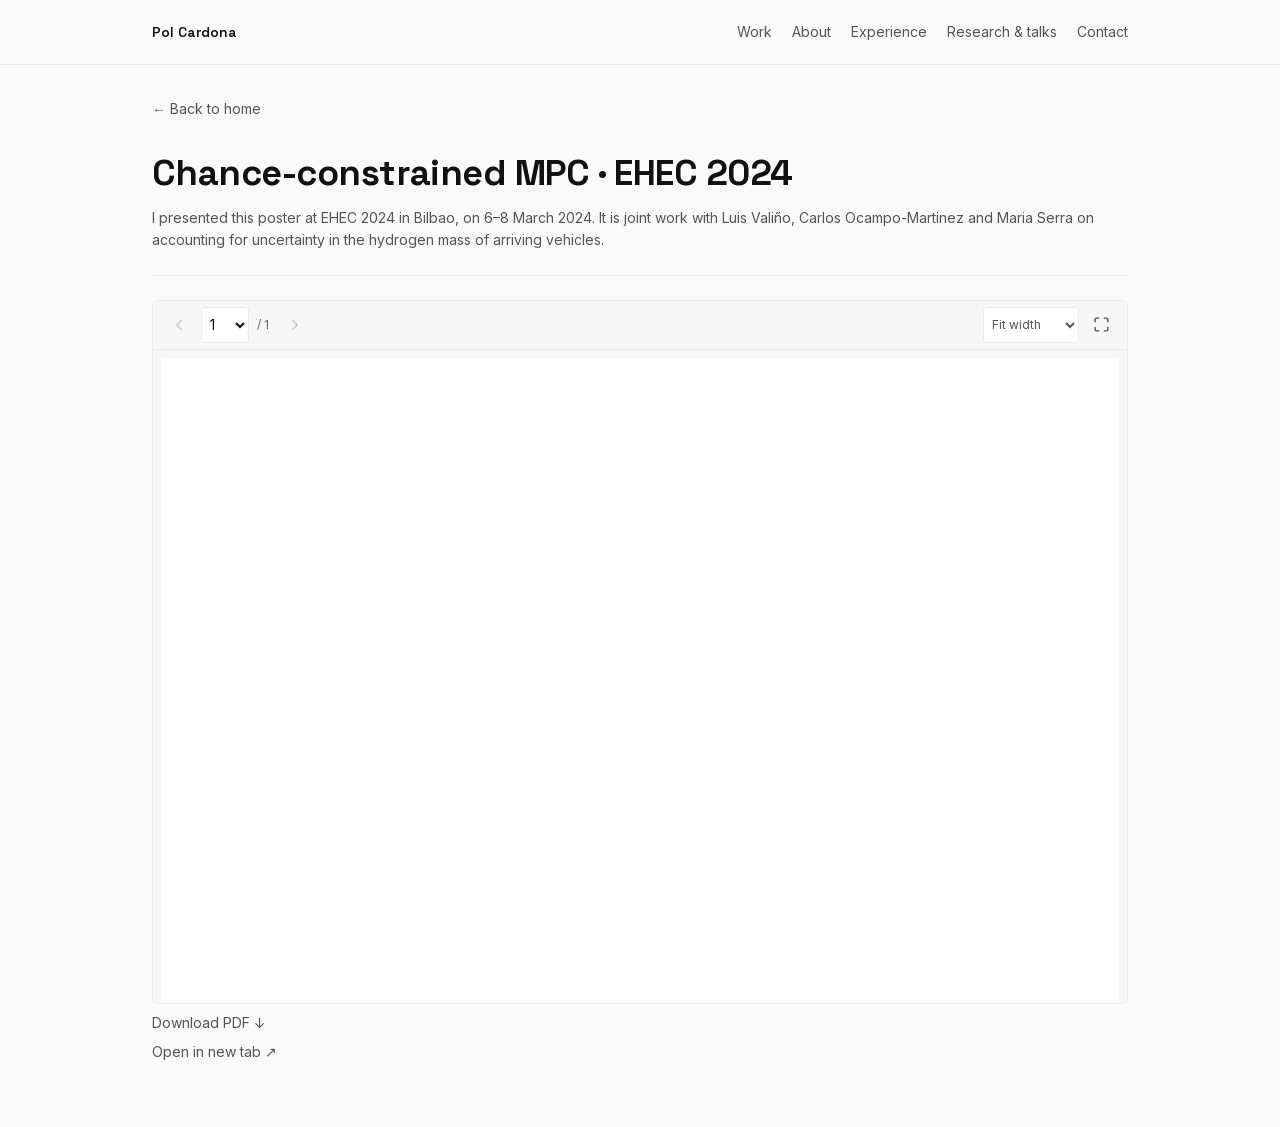
<file: works/conference-poster/index.html>
<!DOCTYPE html><!--Rl8QhiTkMwEzfN4bz4NYb--><html lang="en" class="inter_c15e96cb-module__0bjUvq__variable space_grotesk_e6988195-module__RNs2Mq__variable jetbrains_mono_7ea1d0f9-module__6GV5LG__variable"><head><meta charSet="utf-8"/><meta name="viewport" content="width=device-width, initial-scale=1"/><link rel="preload" href="/_next/static/media/0c89a48fa5027cee-s.p.4564287c.woff2" as="font" crossorigin="" type="font/woff2"/><link rel="preload" href="/_next/static/media/70bc3e132a0a741e-s.p.15008bfb.woff2" as="font" crossorigin="" type="font/woff2"/><link rel="preload" href="/_next/static/media/83afe278b6a6bb3c-s.p.3a6ba036.woff2" as="font" crossorigin="" type="font/woff2"/><link rel="stylesheet" href="/_next/static/chunks/664b6a79c092c0a6.css" data-precedence="next"/><link rel="stylesheet" href="/_next/static/chunks/7b88291e26f820a4.css" data-precedence="next"/><link rel="preload" as="script" fetchPriority="low" href="/_next/static/chunks/13422fcc058017bd.js"/><script src="/_next/static/chunks/fb1b0b9da3f03023.js" async=""></script><script src="/_next/static/chunks/d1e380e53588e373.js" async=""></script><script src="/_next/static/chunks/aee6c7720838f8a2.js" async=""></script><script src="/_next/static/chunks/turbopack-7d661cccd14c1f63.js" async=""></script><script src="/_next/static/chunks/7c92e96509cd355e.js" async=""></script><script src="/_next/static/chunks/a6eda6c865efbea7.js" async=""></script><script src="/_next/static/chunks/ff1a16fafef87110.js" async=""></script><script src="/_next/static/chunks/d2be314c3ece3fbe.js" async=""></script><script src="/_next/static/chunks/f6aeb9231db145c3.js" async=""></script><meta name="next-size-adjust" content=""/><title>Chance-constrained MPC · EHEC 2024</title><meta name="description" content="I presented this poster at EHEC 2024 in Bilbao, on 6–8 March 2024. It is joint work with Luis Valiño, Carlos Ocampo-Martinez and Maria Serra on accounting for uncertainty in the hydrogen mass of arriving vehicles."/><meta property="og:title" content="Pol Cardona Rubio"/><meta property="og:description" content="I’m Pol Cardona Rubio, an electronics and industrial engineer finishing a PhD in optimization and control at IRI (CSIC–UPC). My research focuses on hydrogen refuelling stations."/><meta property="og:site_name" content="Pol Cardona Rubio"/><meta property="og:locale" content="en_GB"/><meta property="og:image:alt" content="Pol Cardona Rubio, engineer in optimization and control, Barcelona"/><meta property="og:image:type" content="image/png"/><meta property="og:image" content="https://polcrub.github.io/opengraph-image.png?11e01d96764f270c"/><meta property="og:image:width" content="1200"/><meta property="og:image:height" content="630"/><meta property="og:type" content="website"/><meta name="twitter:card" content="summary_large_image"/><meta name="twitter:title" content="Pol Cardona Rubio"/><meta name="twitter:description" content="I’m Pol Cardona Rubio, an electronics and industrial engineer finishing a PhD in optimization and control at IRI (CSIC–UPC). My research focuses on hydrogen refuelling stations."/><meta name="twitter:image:alt" content="Pol Cardona Rubio, engineer in optimization and control, Barcelona"/><meta name="twitter:image:type" content="image/png"/><meta name="twitter:image" content="https://polcrub.github.io/opengraph-image.png?11e01d96764f270c"/><meta name="twitter:image:width" content="1200"/><meta name="twitter:image:height" content="630"/><link rel="icon" href="/favicon.ico?favicon.0b3bf435.ico" sizes="256x256" type="image/x-icon"/><link rel="icon" href="/icon.png?62cfb518a9bb736f" type="image/png" sizes="32x32"/><script src="/_next/static/chunks/a6dad97d9634a72d.js" noModule=""></script></head><body class="bg-background text-primary font-sans antialiased"><div hidden=""><!--$--><!--/$--></div><a class="skip-link" href="#main-content">Skip to content</a><header class="fixed top-0 inset-x-0 z-50 bg-background/95 backdrop-blur-sm border-b border-border"><div class="max-w-5xl mx-auto px-6 h-16 flex items-center justify-between gap-6"><a class="font-display font-semibold text-sm shrink-0" href="/">Pol Cardona</a><nav aria-label="Main navigation" class="hidden md:flex items-center gap-5"><a class="text-sm text-secondary hover:text-accent py-3" href="/#work">Work</a><a class="text-sm text-secondary hover:text-accent py-3" href="/#about">About</a><a class="text-sm text-secondary hover:text-accent py-3" href="/#experience">Experience</a><a class="text-sm text-secondary hover:text-accent py-3" href="/#publications">Research &amp; talks</a><a class="text-sm text-secondary hover:text-accent py-3" href="/#contact">Contact</a></nav><button type="button" aria-label="Open navigation" class="md:hidden min-h-11 min-w-11 text-secondary text-2xl">☰</button></div></header><dialog aria-label="Navigation menu" class="fixed inset-0 w-full h-full max-w-none max-h-none bg-background p-6 m-0 backdrop:bg-background"><div class="flex items-center justify-between mb-10"><span class="font-display font-semibold">Pol Cardona</span><button type="button" aria-label="Close navigation" class="min-h-11 min-w-11 text-3xl">×</button></div><nav aria-label="Mobile navigation" class="flex flex-col"><a class="text-xl py-4 border-b border-border" href="/#work">Work</a><a class="text-xl py-4 border-b border-border" href="/#about">About</a><a class="text-xl py-4 border-b border-border" href="/#experience">Experience</a><a class="text-xl py-4 border-b border-border" href="/#publications">Research &amp; talks</a><a class="text-xl py-4 border-b border-border" href="/#contact">Contact</a></nav></dialog><main id="main-content" class="min-h-screen bg-background"><div class="max-w-5xl mx-auto px-6 pt-24 pb-16"><nav class="mb-8"><a class="text-secondary hover:text-primary text-body-sm transition-colors" href="/">← Back to home</a></nav><header class="mb-6"><h1 class="font-display text-headline font-bold text-primary mb-3">Chance-constrained MPC · EHEC 2024</h1><p class="text-body-sm text-secondary">I presented this poster at EHEC 2024 in Bilbao, on 6–8 March 2024. It is joint work with Luis Valiño, Carlos Ocampo-Martinez and Maria Serra on accounting for uncertainty in the hydrogen mass of arriving vehicles.</p></header><hr class="border-border mb-6"/><div class="flex flex-col gap-2"><div class="w-full overflow-hidden rounded-md border border-border"><!--$!--><template data-dgst="BAILOUT_TO_CLIENT_SIDE_RENDERING"></template><p class="text-secondary text-body-sm p-4">Loading PDF...</p><!--/$--></div><a href="/publications/chance-constrained-MPC-poster-PolCardona.pdf" download="" class="text-body-sm text-secondary hover:text-primary transition-colors self-start">Download PDF ↓</a><a href="/publications/chance-constrained-MPC-poster-PolCardona.pdf" target="_blank" rel="noopener noreferrer" class="text-body-sm text-secondary hover:text-primary transition-colors self-start">Open in new tab ↗</a></div></div></main><!--$--><!--/$--><script src="/_next/static/chunks/13422fcc058017bd.js" id="_R_" async=""></script><script>(self.__next_f=self.__next_f||[]).push([0])</script><script>self.__next_f.push([1,"1:\"$Sreact.fragment\"\n2:I[92130,[\"/_next/static/chunks/7c92e96509cd355e.js\",\"/_next/static/chunks/a6eda6c865efbea7.js\"],\"MotionProvider\"]\n3:I[62599,[\"/_next/static/chunks/7c92e96509cd355e.js\",\"/_next/static/chunks/a6eda6c865efbea7.js\"],\"StickyNav\"]\n4:I[39756,[\"/_next/static/chunks/ff1a16fafef87110.js\",\"/_next/static/chunks/d2be314c3ece3fbe.js\"],\"default\"]\n5:I[37457,[\"/_next/static/chunks/ff1a16fafef87110.js\",\"/_next/static/chunks/d2be314c3ece3fbe.js\"],\"default\"]\n7:I[97367,[\"/_next/static/chunks/ff1a16fafef87110.js\",\"/_next/static/chunks/d2be314c3ece3fbe.js\"],\"OutletBoundary\"]\n8:\"$Sreact.suspense\"\na:I[97367,[\"/_next/static/chunks/ff1a16fafef87110.js\",\"/_next/static/chunks/d2be314c3ece3fbe.js\"],\"ViewportBoundary\"]\nc:I[97367,[\"/_next/static/chunks/ff1a16fafef87110.js\",\"/_next/static/chunks/d2be314c3ece3fbe.js\"],\"MetadataBoundary\"]\ne:I[68027,[],\"default\"]\n:HL[\"/_next/static/chunks/664b6a79c092c0a6.css\",\"style\"]\n:HL[\"/_next/static/media/0c89a48fa5027cee-s.p.4564287c.woff2\",\"font\",{\"crossOrigin\":\"\",\"type\":\"font/woff2\"}]\n:HL[\"/_next/static/media/70bc3e132a0a741e-s.p.15008bfb.woff2\",\"font\",{\"crossOrigin\":\"\",\"type\":\"font/woff2\"}]\n:HL[\"/_next/static/media/83afe278b6a6bb3c-s.p.3a6ba036.woff2\",\"font\",{\"crossOrigin\":\"\",\"type\":\"font/woff2\"}]\n:HL[\"/_next/static/chunks/7b88291e26f820a4.css\",\"style\"]\n"])</script><script>self.__next_f.push([1,"0:{\"P\":null,\"b\":\"Rl8QhiTkMwEzfN4bz4NYb\",\"c\":[\"\",\"works\",\"conference-poster\",\"\"],\"q\":\"\",\"i\":false,\"f\":[[[\"\",{\"children\":[\"works\",{\"children\":[[\"slug\",\"conference-poster\",\"d\"],{\"children\":[\"__PAGE__\",{}]}]}]},\"$undefined\",\"$undefined\",true],[[\"$\",\"$1\",\"c\",{\"children\":[[[\"$\",\"link\",\"0\",{\"rel\":\"stylesheet\",\"href\":\"/_next/static/chunks/664b6a79c092c0a6.css\",\"precedence\":\"next\",\"crossOrigin\":\"$undefined\",\"nonce\":\"$undefined\"}],[\"$\",\"script\",\"script-0\",{\"src\":\"/_next/static/chunks/7c92e96509cd355e.js\",\"async\":true,\"nonce\":\"$undefined\"}],[\"$\",\"script\",\"script-1\",{\"src\":\"/_next/static/chunks/a6eda6c865efbea7.js\",\"async\":true,\"nonce\":\"$undefined\"}]],[\"$\",\"html\",null,{\"lang\":\"en\",\"className\":\"inter_c15e96cb-module__0bjUvq__variable space_grotesk_e6988195-module__RNs2Mq__variable jetbrains_mono_7ea1d0f9-module__6GV5LG__variable\",\"children\":[\"$\",\"body\",null,{\"className\":\"bg-background text-primary font-sans antialiased\",\"children\":[[\"$\",\"a\",null,{\"className\":\"skip-link\",\"href\":\"#main-content\",\"children\":\"Skip to content\"}],[\"$\",\"$L2\",null,{\"children\":[[\"$\",\"$L3\",null,{\"navData\":{\"brandName\":\"Pol Cardona Rubio\",\"brandShortName\":\"Pol Cardona\",\"links\":[{\"label\":\"Work\",\"href\":\"/#work\"},{\"label\":\"About\",\"href\":\"/#about\"},{\"label\":\"Experience\",\"href\":\"/#experience\"},{\"label\":\"Research \u0026 talks\",\"href\":\"/#publications\"},{\"label\":\"Contact\",\"href\":\"/#contact\"}],\"footerText\":\"© 2026 Pol Cardona Rubio\"}}],[\"$\",\"$L4\",null,{\"parallelRouterKey\":\"children\",\"error\":\"$undefined\",\"errorStyles\":\"$undefined\",\"errorScripts\":\"$undefined\",\"template\":[\"$\",\"$L5\",null,{}],\"templateStyles\":\"$undefined\",\"templateScripts\":\"$undefined\",\"notFound\":[[[\"$\",\"title\",null,{\"children\":\"404: This page could not be found.\"}],[\"$\",\"div\",null,{\"style\":{\"fontFamily\":\"system-ui,\\\"Segoe UI\\\",Roboto,Helvetica,Arial,sans-serif,\\\"Apple Color Emoji\\\",\\\"Segoe UI Emoji\\\"\",\"height\":\"100vh\",\"textAlign\":\"center\",\"display\":\"flex\",\"flexDirection\":\"column\",\"alignItems\":\"center\",\"justifyContent\":\"center\"},\"children\":[\"$\",\"div\",null,{\"children\":[[\"$\",\"style\",null,{\"dangerouslySetInnerHTML\":{\"__html\":\"body{color:#000;background:#fff;margin:0}.next-error-h1{border-right:1px solid rgba(0,0,0,.3)}@media (prefers-color-scheme:dark){body{color:#fff;background:#000}.next-error-h1{border-right:1px solid rgba(255,255,255,.3)}}\"}}],[\"$\",\"h1\",null,{\"className\":\"next-error-h1\",\"style\":{\"display\":\"inline-block\",\"margin\":\"0 20px 0 0\",\"padding\":\"0 23px 0 0\",\"fontSize\":24,\"fontWeight\":500,\"verticalAlign\":\"top\",\"lineHeight\":\"49px\"},\"children\":404}],[\"$\",\"div\",null,{\"style\":{\"display\":\"inline-block\"},\"children\":[\"$\",\"h2\",null,{\"style\":{\"fontSize\":14,\"fontWeight\":400,\"lineHeight\":\"49px\",\"margin\":0},\"children\":\"This page could not be found.\"}]}]]}]}]],[]],\"forbidden\":\"$undefined\",\"unauthorized\":\"$undefined\"}]]}]]}]}]]}],{\"children\":[[\"$\",\"$1\",\"c\",{\"children\":[null,[\"$\",\"$L4\",null,{\"parallelRouterKey\":\"children\",\"error\":\"$undefined\",\"errorStyles\":\"$undefined\",\"errorScripts\":\"$undefined\",\"template\":[\"$\",\"$L5\",null,{}],\"templateStyles\":\"$undefined\",\"templateScripts\":\"$undefined\",\"notFound\":\"$undefined\",\"forbidden\":\"$undefined\",\"unauthorized\":\"$undefined\"}]]}],{\"children\":[[\"$\",\"$1\",\"c\",{\"children\":[null,[\"$\",\"$L4\",null,{\"parallelRouterKey\":\"children\",\"error\":\"$undefined\",\"errorStyles\":\"$undefined\",\"errorScripts\":\"$undefined\",\"template\":[\"$\",\"$L5\",null,{}],\"templateStyles\":\"$undefined\",\"templateScripts\":\"$undefined\",\"notFound\":\"$undefined\",\"forbidden\":\"$undefined\",\"unauthorized\":\"$undefined\"}]]}],{\"children\":[[\"$\",\"$1\",\"c\",{\"children\":[\"$L6\",[[\"$\",\"link\",\"0\",{\"rel\":\"stylesheet\",\"href\":\"/_next/static/chunks/7b88291e26f820a4.css\",\"precedence\":\"next\",\"crossOrigin\":\"$undefined\",\"nonce\":\"$undefined\"}],[\"$\",\"script\",\"script-0\",{\"src\":\"/_next/static/chunks/f6aeb9231db145c3.js\",\"async\":true,\"nonce\":\"$undefined\"}]],[\"$\",\"$L7\",null,{\"children\":[\"$\",\"$8\",null,{\"name\":\"Next.MetadataOutlet\",\"children\":\"$@9\"}]}]]}],{},null,false,false]},null,false,false]},null,false,false]},null,false,false],[\"$\",\"$1\",\"h\",{\"children\":[null,[\"$\",\"$La\",null,{\"children\":\"$Lb\"}],[\"$\",\"div\",null,{\"hidden\":true,\"children\":[\"$\",\"$Lc\",null,{\"children\":[\"$\",\"$8\",null,{\"name\":\"Next.Metadata\",\"children\":\"$Ld\"}]}]}],[\"$\",\"meta\",null,{\"name\":\"next-size-adjust\",\"content\":\"\"}]]}],false]],\"m\":\"$undefined\",\"G\":[\"$e\",[]],\"S\":true}\n"])</script><script>self.__next_f.push([1,"f:I[22016,[\"/_next/static/chunks/7c92e96509cd355e.js\",\"/_next/static/chunks/a6eda6c865efbea7.js\",\"/_next/static/chunks/f6aeb9231db145c3.js\"],\"\"]\n10:I[37346,[\"/_next/static/chunks/7c92e96509cd355e.js\",\"/_next/static/chunks/a6eda6c865efbea7.js\",\"/_next/static/chunks/f6aeb9231db145c3.js\"],\"PdfViewer\"]\n6:[\"$\",\"main\",null,{\"id\":\"main-content\",\"className\":\"min-h-screen bg-background\",\"children\":[\"$\",\"div\",null,{\"className\":\"max-w-5xl mx-auto px-6 pt-24 pb-16\",\"children\":[[\"$\",\"nav\",null,{\"className\":\"mb-8\",\"children\":[\"$\",\"$Lf\",null,{\"href\":\"/\",\"className\":\"text-secondary hover:text-primary text-body-sm transition-colors\",\"children\":\"← Back to home\"}]}],[\"$\",\"header\",null,{\"className\":\"mb-6\",\"children\":[[\"$\",\"h1\",null,{\"className\":\"font-display text-headline font-bold text-primary mb-3\",\"children\":\"Chance-constrained MPC · EHEC 2024\"}],[\"$\",\"p\",null,{\"className\":\"text-body-sm text-secondary\",\"children\":\"I presented this poster at EHEC 2024 in Bilbao, on 6–8 March 2024. It is joint work with Luis Valiño, Carlos Ocampo-Martinez and Maria Serra on accounting for uncertainty in the hydrogen mass of arriving vehicles.\"}]]}],false,false,[\"$\",\"hr\",null,{\"className\":\"border-border mb-6\"}],[\"$\",\"$L10\",null,{\"work\":{\"type\":\"pdf\",\"title\":\"Chance-constrained MPC · EHEC 2024\",\"slug\":\"conference-poster\",\"blurb\":\"I presented this poster at EHEC 2024 in Bilbao, on 6–8 March 2024. It is joint work with Luis Valiño, Carlos Ocampo-Martinez and Maria Serra on accounting for uncertainty in the hydrogen mass of arriving vehicles.\",\"order\":1,\"pdfUrl\":\"/publications/chance-constrained-MPC-poster-PolCardona.pdf\",\"tags\":[]}}]]}]}]\n"])</script><script>self.__next_f.push([1,"b:[[\"$\",\"meta\",\"0\",{\"charSet\":\"utf-8\"}],[\"$\",\"meta\",\"1\",{\"name\":\"viewport\",\"content\":\"width=device-width, initial-scale=1\"}]]\n"])</script><script>self.__next_f.push([1,"11:I[27201,[\"/_next/static/chunks/ff1a16fafef87110.js\",\"/_next/static/chunks/d2be314c3ece3fbe.js\"],\"IconMark\"]\n9:null\n"])</script><script>self.__next_f.push([1,"d:[[\"$\",\"title\",\"0\",{\"children\":\"Chance-constrained MPC · EHEC 2024\"}],[\"$\",\"meta\",\"1\",{\"name\":\"description\",\"content\":\"I presented this poster at EHEC 2024 in Bilbao, on 6–8 March 2024. It is joint work with Luis Valiño, Carlos Ocampo-Martinez and Maria Serra on accounting for uncertainty in the hydrogen mass of arriving vehicles.\"}],[\"$\",\"meta\",\"2\",{\"property\":\"og:title\",\"content\":\"Pol Cardona Rubio\"}],[\"$\",\"meta\",\"3\",{\"property\":\"og:description\",\"content\":\"I’m Pol Cardona Rubio, an electronics and industrial engineer finishing a PhD in optimization and control at IRI (CSIC–UPC). My research focuses on hydrogen refuelling stations.\"}],[\"$\",\"meta\",\"4\",{\"property\":\"og:site_name\",\"content\":\"Pol Cardona Rubio\"}],[\"$\",\"meta\",\"5\",{\"property\":\"og:locale\",\"content\":\"en_GB\"}],[\"$\",\"meta\",\"6\",{\"property\":\"og:image:alt\",\"content\":\"Pol Cardona Rubio, engineer in optimization and control, Barcelona\"}],[\"$\",\"meta\",\"7\",{\"property\":\"og:image:type\",\"content\":\"image/png\"}],[\"$\",\"meta\",\"8\",{\"property\":\"og:image\",\"content\":\"https://polcrub.github.io/opengraph-image.png?11e01d96764f270c\"}],[\"$\",\"meta\",\"9\",{\"property\":\"og:image:width\",\"content\":\"1200\"}],[\"$\",\"meta\",\"10\",{\"property\":\"og:image:height\",\"content\":\"630\"}],[\"$\",\"meta\",\"11\",{\"property\":\"og:type\",\"content\":\"website\"}],[\"$\",\"meta\",\"12\",{\"name\":\"twitter:card\",\"content\":\"summary_large_image\"}],[\"$\",\"meta\",\"13\",{\"name\":\"twitter:title\",\"content\":\"Pol Cardona Rubio\"}],[\"$\",\"meta\",\"14\",{\"name\":\"twitter:description\",\"content\":\"I’m Pol Cardona Rubio, an electronics and industrial engineer finishing a PhD in optimization and control at IRI (CSIC–UPC). My research focuses on hydrogen refuelling stations.\"}],[\"$\",\"meta\",\"15\",{\"name\":\"twitter:image:alt\",\"content\":\"Pol Cardona Rubio, engineer in optimization and control, Barcelona\"}],[\"$\",\"meta\",\"16\",{\"name\":\"twitter:image:type\",\"content\":\"image/png\"}],[\"$\",\"meta\",\"17\",{\"name\":\"twitter:image\",\"content\":\"https://polcrub.github.io/opengraph-image.png?11e01d96764f270c\"}],[\"$\",\"meta\",\"18\",{\"name\":\"twitter:image:width\",\"content\":\"1200\"}],[\"$\",\"meta\",\"19\",{\"name\":\"twitter:image:height\",\"content\":\"630\"}],[\"$\",\"link\",\"20\",{\"rel\":\"icon\",\"href\":\"/favicon.ico?favicon.0b3bf435.ico\",\"sizes\":\"256x256\",\"type\":\"image/x-icon\"}],[\"$\",\"link\",\"21\",{\"rel\":\"icon\",\"href\":\"/icon.png?62cfb518a9bb736f\",\"alt\":\"$undefined\",\"type\":\"image/png\",\"sizes\":\"32x32\"}],[\"$\",\"$L11\",\"22\",{}]]\n"])</script></body></html>
</file>
<file: _next/static/chunks/664b6a79c092c0a6.css>
@font-face{font-family:Inter;font-style:normal;font-weight:100 900;font-display:swap;src:url(../media/2c55a0e60120577a-s.2a48534a.woff2)format("woff2");unicode-range:U+460-52F,U+1C80-1C8A,U+20B4,U+2DE0-2DFF,U+A640-A69F,U+FE2E-FE2F}@font-face{font-family:Inter;font-style:normal;font-weight:100 900;font-display:swap;src:url(../media/9c72aa0f40e4eef8-s.18a48cbc.woff2)format("woff2");unicode-range:U+301,U+400-45F,U+490-491,U+4B0-4B1,U+2116}@font-face{font-family:Inter;font-style:normal;font-weight:100 900;font-display:swap;src:url(../media/ad66f9afd8947f86-s.7a40eb73.woff2)format("woff2");unicode-range:U+1F??}@font-face{font-family:Inter;font-style:normal;font-weight:100 900;font-display:swap;src:url(../media/5476f68d60460930-s.c995e352.woff2)format("woff2");unicode-range:U+370-377,U+37A-37F,U+384-38A,U+38C,U+38E-3A1,U+3A3-3FF}@font-face{font-family:Inter;font-style:normal;font-weight:100 900;font-display:swap;src:url(../media/2bbe8d2671613f1f-s.76dcb0b2.woff2)format("woff2");unicode-range:U+102-103,U+110-111,U+128-129,U+168-169,U+1A0-1A1,U+1AF-1B0,U+300-301,U+303-304,U+308-309,U+323,U+329,U+1EA0-1EF9,U+20AB}@font-face{font-family:Inter;font-style:normal;font-weight:100 900;font-display:swap;src:url(../media/1bffadaabf893a1e-s.7cd81963.woff2)format("woff2");unicode-range:U+100-2BA,U+2BD-2C5,U+2C7-2CC,U+2CE-2D7,U+2DD-2FF,U+304,U+308,U+329,U+1D00-1DBF,U+1E00-1E9F,U+1EF2-1EFF,U+2020,U+20A0-20AB,U+20AD-20C4,U+2113,U+2C60-2C7F,U+A720-A7FF}@font-face{font-family:Inter;font-style:normal;font-weight:100 900;font-display:swap;src:url(../media/83afe278b6a6bb3c-s.p.3a6ba036.woff2)format("woff2");unicode-range:U+??,U+131,U+152-153,U+2BB-2BC,U+2C6,U+2DA,U+2DC,U+304,U+308,U+329,U+2000-206F,U+20AC,U+2122,U+2191,U+2193,U+2212,U+2215,U+FEFF,U+FFFD}@font-face{font-family:Inter Fallback;src:local(Arial);ascent-override:90.44%;descent-override:22.52%;line-gap-override:0.0%;size-adjust:107.12%}.inter_c15e96cb-module__0bjUvq__className{font-family:Inter,Inter Fallback;font-style:normal}.inter_c15e96cb-module__0bjUvq__variable{--font-inter:"Inter","Inter Fallback"}
@font-face{font-family:Space Grotesk;font-style:normal;font-weight:300 700;font-display:swap;src:url(../media/32687112bd2dd8db-s.cfdd66c2.woff2)format("woff2");unicode-range:U+102-103,U+110-111,U+128-129,U+168-169,U+1A0-1A1,U+1AF-1B0,U+300-301,U+303-304,U+308-309,U+323,U+329,U+1EA0-1EF9,U+20AB}@font-face{font-family:Space Grotesk;font-style:normal;font-weight:300 700;font-display:swap;src:url(../media/28868e710e86be81-s.c30238d4.woff2)format("woff2");unicode-range:U+100-2BA,U+2BD-2C5,U+2C7-2CC,U+2CE-2D7,U+2DD-2FF,U+304,U+308,U+329,U+1D00-1DBF,U+1E00-1E9F,U+1EF2-1EFF,U+2020,U+20A0-20AB,U+20AD-20C4,U+2113,U+2C60-2C7F,U+A720-A7FF}@font-face{font-family:Space Grotesk;font-style:normal;font-weight:300 700;font-display:swap;src:url(../media/0c89a48fa5027cee-s.p.4564287c.woff2)format("woff2");unicode-range:U+??,U+131,U+152-153,U+2BB-2BC,U+2C6,U+2DA,U+2DC,U+304,U+308,U+329,U+2000-206F,U+20AC,U+2122,U+2191,U+2193,U+2212,U+2215,U+FEFF,U+FFFD}@font-face{font-family:Space Grotesk Fallback;src:local(Arial);ascent-override:89.71%;descent-override:26.62%;line-gap-override:0.0%;size-adjust:109.69%}.space_grotesk_e6988195-module__RNs2Mq__className{font-family:Space Grotesk,Space Grotesk Fallback;font-style:normal}.space_grotesk_e6988195-module__RNs2Mq__variable{--font-space-grotesk:"Space Grotesk","Space Grotesk Fallback"}
@font-face{font-family:JetBrains Mono;font-style:normal;font-weight:100 800;font-display:swap;src:url(../media/13bf9871fe164e7f-s.f2220059.woff2)format("woff2");unicode-range:U+460-52F,U+1C80-1C8A,U+20B4,U+2DE0-2DFF,U+A640-A69F,U+FE2E-FE2F}@font-face{font-family:JetBrains Mono;font-style:normal;font-weight:100 800;font-display:swap;src:url(../media/cc545e633e20c56d-s.f6f1950f.woff2)format("woff2");unicode-range:U+301,U+400-45F,U+490-491,U+4B0-4B1,U+2116}@font-face{font-family:JetBrains Mono;font-style:normal;font-weight:100 800;font-display:swap;src:url(../media/71b036adf157cdcf-s.bd5f4d11.woff2)format("woff2");unicode-range:U+370-377,U+37A-37F,U+384-38A,U+38C,U+38E-3A1,U+3A3-3FF}@font-face{font-family:JetBrains Mono;font-style:normal;font-weight:100 800;font-display:swap;src:url(../media/89b21bb081cb7469-s.51c18f09.woff2)format("woff2");unicode-range:U+102-103,U+110-111,U+128-129,U+168-169,U+1A0-1A1,U+1AF-1B0,U+300-301,U+303-304,U+308-309,U+323,U+329,U+1EA0-1EF9,U+20AB}@font-face{font-family:JetBrains Mono;font-style:normal;font-weight:100 800;font-display:swap;src:url(../media/3fe682a82f50d426-s.23358719.woff2)format("woff2");unicode-range:U+100-2BA,U+2BD-2C5,U+2C7-2CC,U+2CE-2D7,U+2DD-2FF,U+304,U+308,U+329,U+1D00-1DBF,U+1E00-1E9F,U+1EF2-1EFF,U+2020,U+20A0-20AB,U+20AD-20C4,U+2113,U+2C60-2C7F,U+A720-A7FF}@font-face{font-family:JetBrains Mono;font-style:normal;font-weight:100 800;font-display:swap;src:url(../media/70bc3e132a0a741e-s.p.15008bfb.woff2)format("woff2");unicode-range:U+??,U+131,U+152-153,U+2BB-2BC,U+2C6,U+2DA,U+2DC,U+304,U+308,U+329,U+2000-206F,U+20AC,U+2122,U+2191,U+2193,U+2212,U+2215,U+FEFF,U+FFFD}@font-face{font-family:JetBrains Mono Fallback;src:local(Arial);ascent-override:75.79%;descent-override:22.29%;line-gap-override:0.0%;size-adjust:134.59%}.jetbrains_mono_7ea1d0f9-module__6GV5LG__className{font-family:JetBrains Mono,JetBrains Mono Fallback;font-style:normal}.jetbrains_mono_7ea1d0f9-module__6GV5LG__variable{--font-jetbrains-mono:"JetBrains Mono","JetBrains Mono Fallback"}
@layer properties{@supports (((-webkit-hyphens:none)) and (not (margin-trim:inline))) or ((-moz-orient:inline) and (not (color:rgb(from red r g b)))){*,:before,:after,::backdrop{--tw-translate-x:0;--tw-translate-y:0;--tw-translate-z:0;--tw-rotate-x:initial;--tw-rotate-y:initial;--tw-rotate-z:initial;--tw-skew-x:initial;--tw-skew-y:initial;--tw-space-y-reverse:0;--tw-border-style:solid;--tw-leading:initial;--tw-font-weight:initial;--tw-tracking:initial;--tw-ordinal:initial;--tw-slashed-zero:initial;--tw-numeric-figure:initial;--tw-numeric-spacing:initial;--tw-numeric-fraction:initial;--tw-shadow:0 0 #0000;--tw-shadow-color:initial;--tw-shadow-alpha:100%;--tw-inset-shadow:0 0 #0000;--tw-inset-shadow-color:initial;--tw-inset-shadow-alpha:100%;--tw-ring-color:initial;--tw-ring-shadow:0 0 #0000;--tw-inset-ring-color:initial;--tw-inset-ring-shadow:0 0 #0000;--tw-ring-inset:initial;--tw-ring-offset-width:0px;--tw-ring-offset-color:#fff;--tw-ring-offset-shadow:0 0 #0000;--tw-outline-style:solid;--tw-blur:initial;--tw-brightness:initial;--tw-contrast:initial;--tw-grayscale:initial;--tw-hue-rotate:initial;--tw-invert:initial;--tw-opacity:initial;--tw-saturate:initial;--tw-sepia:initial;--tw-drop-shadow:initial;--tw-drop-shadow-color:initial;--tw-drop-shadow-alpha:100%;--tw-drop-shadow-size:initial;--tw-backdrop-blur:initial;--tw-backdrop-brightness:initial;--tw-backdrop-contrast:initial;--tw-backdrop-grayscale:initial;--tw-backdrop-hue-rotate:initial;--tw-backdrop-invert:initial;--tw-backdrop-opacity:initial;--tw-backdrop-saturate:initial;--tw-backdrop-sepia:initial;--tw-duration:initial;--tw-ease:initial;--tw-content:""}}}@layer theme{:root,:host{--font-sans:var(--font-inter);--font-mono:var(--font-jetbrains-mono);--color-gray-50:#f9fafb;--color-gray-100:#f3f4f6;--color-gray-200:#e5e7eb;--color-gray-400:#99a1af;--color-gray-600:#4a5565;--color-gray-800:#1e2939;--color-gray-900:#101828;--color-white:#fff;--spacing:.25rem;--container-md:28rem;--container-xl:36rem;--container-2xl:42rem;--container-3xl:48rem;--container-5xl:64rem;--text-xs:.75rem;--text-xs--line-height:calc(1/.75);--text-sm:.875rem;--text-sm--line-height:calc(1.25/.875);--text-base:1rem;--text-base--line-height:calc(1.5/1);--text-lg:1.125rem;--text-lg--line-height:calc(1.75/1.125);--text-xl:1.25rem;--text-xl--line-height:calc(1.75/1.25);--text-2xl:1.5rem;--text-2xl--line-height:calc(2/1.5);--text-3xl:1.875rem;--text-3xl--line-height:calc(2.25/1.875);--text-4xl:2.25rem;--text-4xl--line-height:calc(2.5/2.25);--text-5xl:3rem;--text-5xl--line-height:1;--text-6xl:3.75rem;--text-6xl--line-height:1;--font-weight-medium:500;--font-weight-semibold:600;--font-weight-bold:700;--tracking-wide:.025em;--tracking-wider:.05em;--tracking-widest:.1em;--leading-tight:1.25;--leading-snug:1.375;--leading-relaxed:1.625;--radius-md:.375rem;--radius-lg:.5rem;--radius-xl:.75rem;--radius-2xl:1rem;--ease-out:cubic-bezier(0,0,.2,1);--animate-pulse:pulse 2s cubic-bezier(.4,0,.6,1)infinite;--blur-sm:8px;--aspect-video:16/9;--default-transition-duration:.15s;--default-transition-timing-function:cubic-bezier(.4,0,.2,1);--default-font-family:var(--font-sans);--default-mono-font-family:var(--font-mono);--color-primary:#111;--color-secondary:#555;--color-tertiary:#686868;--color-muted:#aaa;--color-surface:#f7f7f7;--color-background:#fafafa;--color-border:#ebebeb;--color-border-strong:#d4d4d4;--color-accent:#2563eb;--color-accent-soft:#eff6ff;--font-display:var(--font-space-grotesk);--text-tagline:clamp(1.75rem,calc(1rem + 3.5vw),3rem);--text-tagline--line-height:1.15;--text-tagline--letter-spacing:-.02em;--text-headline:clamp(1.375rem,calc(1.1rem + 1.5vw),2.25rem);--text-headline--line-height:1.2;--text-headline--letter-spacing:-.015em;--text-title:clamp(1rem,calc(.9rem + .5vw),1.25rem);--text-title--line-height:1.35;--text-body:.9375rem;--text-body--line-height:1.65;--text-body-sm:.875rem;--text-body-sm--line-height:1.55;--text-label:.75rem;--text-label--line-height:1.4;--text-label--letter-spacing:.08em;--spacing-section:clamp(3.5rem,6vw,5rem);--spacing-block:3rem;--spacing-element:1.5rem}@supports (color:lab(0% 0 0)){:root,:host{--color-gray-50:lab(98.2596% -.247031 -.706708);--color-gray-100:lab(96.1596% -.0823438 -1.13575);--color-gray-200:lab(91.6229% -.159115 -2.26791);--color-gray-400:lab(65.9269% -.832707 -8.17473);--color-gray-600:lab(35.6337% -1.58697 -10.8425);--color-gray-800:lab(16.1051% -1.18239 -11.7533);--color-gray-900:lab(8.11897% .811279 -12.254)}}}@layer base{*,:after,:before,::backdrop{box-sizing:border-box;border:0 solid;margin:0;padding:0}::file-selector-button{box-sizing:border-box;border:0 solid;margin:0;padding:0}html,:host{-webkit-text-size-adjust:100%;tab-size:4;line-height:1.5;font-family:var(--default-font-family,ui-sans-serif,system-ui,sans-serif,"Apple Color Emoji","Segoe UI Emoji","Segoe UI Symbol","Noto Color Emoji");font-feature-settings:var(--default-font-feature-settings,normal);font-variation-settings:var(--default-font-variation-settings,normal);-webkit-tap-highlight-color:transparent}hr{height:0;color:inherit;border-top-width:1px}abbr:where([title]){-webkit-text-decoration:underline dotted;text-decoration:underline dotted}h1,h2,h3,h4,h5,h6{font-size:inherit;font-weight:inherit}a{color:inherit;-webkit-text-decoration:inherit;-webkit-text-decoration:inherit;-webkit-text-decoration:inherit;-webkit-text-decoration:inherit;text-decoration:inherit}b,strong{font-weight:bolder}code,kbd,samp,pre{font-family:var(--default-mono-font-family,ui-monospace,SFMono-Regular,Menlo,Monaco,Consolas,"Liberation Mono","Courier New",monospace);font-feature-settings:var(--default-mono-font-feature-settings,normal);font-variation-settings:var(--default-mono-font-variation-settings,normal);font-size:1em}small{font-size:80%}sub,sup{vertical-align:baseline;font-size:75%;line-height:0;position:relative}sub{bottom:-.25em}sup{top:-.5em}table{text-indent:0;border-color:inherit;border-collapse:collapse}:-moz-focusring{outline:auto}progress{vertical-align:baseline}summary{display:list-item}ol,ul,menu{list-style:none}img,svg,video,canvas,audio,iframe,embed,object{vertical-align:middle;display:block}img,video{max-width:100%;height:auto}button,input,select,optgroup,textarea{font:inherit;font-feature-settings:inherit;font-variation-settings:inherit;letter-spacing:inherit;color:inherit;opacity:1;background-color:#0000;border-radius:0}::file-selector-button{font:inherit;font-feature-settings:inherit;font-variation-settings:inherit;letter-spacing:inherit;color:inherit;opacity:1;background-color:#0000;border-radius:0}:where(select:is([multiple],[size])) optgroup{font-weight:bolder}:where(select:is([multiple],[size])) optgroup option{padding-inline-start:20px}::file-selector-button{margin-inline-end:4px}::placeholder{opacity:1}@supports (not ((-webkit-appearance:-apple-pay-button))) or (contain-intrinsic-size:1px){::placeholder{color:currentColor}@supports (color:color-mix(in lab, red, red)){::placeholder{color:color-mix(in oklab,currentcolor 50%,transparent)}}}textarea{resize:vertical}::-webkit-search-decoration{-webkit-appearance:none}::-webkit-date-and-time-value{min-height:1lh;text-align:inherit}::-webkit-datetime-edit{display:inline-flex}::-webkit-datetime-edit-fields-wrapper{padding:0}::-webkit-datetime-edit{padding-block:0}::-webkit-datetime-edit-year-field{padding-block:0}::-webkit-datetime-edit-month-field{padding-block:0}::-webkit-datetime-edit-day-field{padding-block:0}::-webkit-datetime-edit-hour-field{padding-block:0}::-webkit-datetime-edit-minute-field{padding-block:0}::-webkit-datetime-edit-second-field{padding-block:0}::-webkit-datetime-edit-millisecond-field{padding-block:0}::-webkit-datetime-edit-meridiem-field{padding-block:0}::-webkit-calendar-picker-indicator{line-height:1}:-moz-ui-invalid{box-shadow:none}button,input:where([type=button],[type=reset],[type=submit]){appearance:button}::file-selector-button{appearance:button}::-webkit-inner-spin-button{height:auto}::-webkit-outer-spin-button{height:auto}[hidden]:where(:not([hidden=until-found])){display:none!important}}@layer components;@layer utilities{.pointer-events-none{pointer-events:none}.collapse{visibility:collapse}.invisible{visibility:hidden}.visible{visibility:visible}.sr-only{clip-path:inset(50%);white-space:nowrap;border-width:0;width:1px;height:1px;margin:-1px;padding:0;position:absolute;overflow:hidden}.absolute{position:absolute}.fixed{position:fixed}.relative{position:relative}.static{position:static}.sticky{position:sticky}.inset-0{inset:calc(var(--spacing)*0)}.inset-x-0{inset-inline:calc(var(--spacing)*0)}.start{inset-inline-start:var(--spacing)}.end{inset-inline-end:var(--spacing)}.top-0{top:calc(var(--spacing)*0)}.right-0{right:calc(var(--spacing)*0)}.left-0{left:calc(var(--spacing)*0)}.-z-10{z-index:calc(10*-1)}.z-40{z-index:40}.z-50{z-index:50}.z-auto{z-index:auto}.container{width:100%}@media (min-width:40rem){.container{max-width:40rem}}@media (min-width:48rem){.container{max-width:48rem}}@media (min-width:64rem){.container{max-width:64rem}}@media (min-width:80rem){.container{max-width:80rem}}@media (min-width:96rem){.container{max-width:96rem}}.m-0{margin:calc(var(--spacing)*0)}.mx-\[-0\.5rem\]{margin-inline:-.5rem}.mx-auto{margin-inline:auto}.my-4{margin-block:calc(var(--spacing)*4)}.my-6{margin-block:calc(var(--spacing)*6)}.my-8{margin-block:calc(var(--spacing)*8)}.my-12{margin-block:calc(var(--spacing)*12)}.prose{color:var(--tw-prose-body);max-width:65ch}.prose :where(p):not(:where([class~=not-prose],[class~=not-prose] *)){margin-top:1.25em;margin-bottom:1.25em}.prose :where([class~=lead]):not(:where([class~=not-prose],[class~=not-prose] *)){color:var(--tw-prose-lead);margin-top:1.2em;margin-bottom:1.2em;font-size:1.25em;line-height:1.6}.prose :where(a):not(:where([class~=not-prose],[class~=not-prose] *)){color:var(--tw-prose-links);font-weight:500;text-decoration:underline}.prose :where(strong):not(:where([class~=not-prose],[class~=not-prose] *)){color:var(--tw-prose-bold);font-weight:600}.prose :where(a strong):not(:where([class~=not-prose],[class~=not-prose] *)),.prose :where(blockquote strong):not(:where([class~=not-prose],[class~=not-prose] *)),.prose :where(thead th strong):not(:where([class~=not-prose],[class~=not-prose] *)){color:inherit}.prose :where(ol):not(:where([class~=not-prose],[class~=not-prose] *)){margin-top:1.25em;margin-bottom:1.25em;padding-inline-start:1.625em;list-style-type:decimal}.prose :where(ol[type=A]):not(:where([class~=not-prose],[class~=not-prose] *)){list-style-type:upper-alpha}.prose :where(ol[type=a]):not(:where([class~=not-prose],[class~=not-prose] *)){list-style-type:lower-alpha}.prose :where(ol[type=A s]):not(:where([class~=not-prose],[class~=not-prose] *)){list-style-type:upper-alpha}.prose :where(ol[type=a s]):not(:where([class~=not-prose],[class~=not-prose] *)){list-style-type:lower-alpha}.prose :where(ol[type=I]):not(:where([class~=not-prose],[class~=not-prose] *)){list-style-type:upper-roman}.prose :where(ol[type=i]):not(:where([class~=not-prose],[class~=not-prose] *)){list-style-type:lower-roman}.prose :where(ol[type=I s]):not(:where([class~=not-prose],[class~=not-prose] *)){list-style-type:upper-roman}.prose :where(ol[type=i s]):not(:where([class~=not-prose],[class~=not-prose] *)){list-style-type:lower-roman}.prose :where(ol[type="1"]):not(:where([class~=not-prose],[class~=not-prose] *)){list-style-type:decimal}.prose :where(ul):not(:where([class~=not-prose],[class~=not-prose] *)){margin-top:1.25em;margin-bottom:1.25em;padding-inline-start:1.625em;list-style-type:disc}.prose :where(ol>li):not(:where([class~=not-prose],[class~=not-prose] *))::marker{color:var(--tw-prose-counters);font-weight:400}.prose :where(ul>li):not(:where([class~=not-prose],[class~=not-prose] *))::marker{color:var(--tw-prose-bullets)}.prose :where(dt):not(:where([class~=not-prose],[class~=not-prose] *)){color:var(--tw-prose-headings);margin-top:1.25em;font-weight:600}.prose :where(hr):not(:where([class~=not-prose],[class~=not-prose] *)){border-color:var(--tw-prose-hr);border-top-width:1px;margin-top:3em;margin-bottom:3em}.prose :where(blockquote):not(:where([class~=not-prose],[class~=not-prose] *)){color:var(--tw-prose-quotes);border-inline-start-width:.25rem;border-inline-start-color:var(--tw-prose-quote-borders);quotes:"“""”""‘""’";margin-top:1.6em;margin-bottom:1.6em;padding-inline-start:1em;font-style:italic;font-weight:500}.prose :where(blockquote p:first-of-type):not(:where([class~=not-prose],[class~=not-prose] *)):before{content:open-quote}.prose :where(blockquote p:last-of-type):not(:where([class~=not-prose],[class~=not-prose] *)):after{content:close-quote}.prose :where(h1):not(:where([class~=not-prose],[class~=not-prose] *)){color:var(--tw-prose-headings);margin-top:0;margin-bottom:.888889em;font-size:2.25em;font-weight:800;line-height:1.11111}.prose :where(h1 strong):not(:where([class~=not-prose],[class~=not-prose] *)){color:inherit;font-weight:900}.prose :where(h2):not(:where([class~=not-prose],[class~=not-prose] *)){color:var(--tw-prose-headings);margin-top:2em;margin-bottom:1em;font-size:1.5em;font-weight:700;line-height:1.33333}.prose :where(h2 strong):not(:where([class~=not-prose],[class~=not-prose] *)){color:inherit;font-weight:800}.prose :where(h3):not(:where([class~=not-prose],[class~=not-prose] *)){color:var(--tw-prose-headings);margin-top:1.6em;margin-bottom:.6em;font-size:1.25em;font-weight:600;line-height:1.6}.prose :where(h3 strong):not(:where([class~=not-prose],[class~=not-prose] *)){color:inherit;font-weight:700}.prose :where(h4):not(:where([class~=not-prose],[class~=not-prose] *)){color:var(--tw-prose-headings);margin-top:1.5em;margin-bottom:.5em;font-weight:600;line-height:1.5}.prose :where(h4 strong):not(:where([class~=not-prose],[class~=not-prose] *)){color:inherit;font-weight:700}.prose :where(img):not(:where([class~=not-prose],[class~=not-prose] *)){margin-top:2em;margin-bottom:2em}.prose :where(picture):not(:where([class~=not-prose],[class~=not-prose] *)){margin-top:2em;margin-bottom:2em;display:block}.prose :where(video):not(:where([class~=not-prose],[class~=not-prose] *)){margin-top:2em;margin-bottom:2em}.prose :where(kbd):not(:where([class~=not-prose],[class~=not-prose] *)){color:var(--tw-prose-kbd);box-shadow:0 0 0 1px var(--tw-prose-kbd-shadows),0 3px 0 var(--tw-prose-kbd-shadows);padding-top:.1875em;padding-inline-end:.375em;padding-bottom:.1875em;border-radius:.3125rem;padding-inline-start:.375em;font-family:inherit;font-size:.875em;font-weight:500}.prose :where(code):not(:where([class~=not-prose],[class~=not-prose] *)){color:var(--tw-prose-code);font-size:.875em;font-weight:600}.prose :where(code):not(:where([class~=not-prose],[class~=not-prose] *)):before,.prose :where(code):not(:where([class~=not-prose],[class~=not-prose] *)):after{content:"`"}.prose :where(a code):not(:where([class~=not-prose],[class~=not-prose] *)),.prose :where(h1 code):not(:where([class~=not-prose],[class~=not-prose] *)){color:inherit}.prose :where(h2 code):not(:where([class~=not-prose],[class~=not-prose] *)){color:inherit;font-size:.875em}.prose :where(h3 code):not(:where([class~=not-prose],[class~=not-prose] *)){color:inherit;font-size:.9em}.prose :where(h4 code):not(:where([class~=not-prose],[class~=not-prose] *)),.prose :where(blockquote code):not(:where([class~=not-prose],[class~=not-prose] *)),.prose :where(thead th code):not(:where([class~=not-prose],[class~=not-prose] *)){color:inherit}.prose :where(pre):not(:where([class~=not-prose],[class~=not-prose] *)){color:var(--tw-prose-pre-code);background-color:var(--tw-prose-pre-bg);padding-top:.857143em;padding-inline-end:1.14286em;padding-bottom:.857143em;border-radius:.375rem;margin-top:1.71429em;margin-bottom:1.71429em;padding-inline-start:1.14286em;font-size:.875em;font-weight:400;line-height:1.71429;overflow-x:auto}.prose :where(pre code):not(:where([class~=not-prose],[class~=not-prose] *)){font-weight:inherit;color:inherit;font-size:inherit;font-family:inherit;line-height:inherit;background-color:#0000;border-width:0;border-radius:0;padding:0}.prose :where(pre code):not(:where([class~=not-prose],[class~=not-prose] *)):before,.prose :where(pre code):not(:where([class~=not-prose],[class~=not-prose] *)):after{content:none}.prose :where(table):not(:where([class~=not-prose],[class~=not-prose] *)){table-layout:auto;width:100%;margin-top:2em;margin-bottom:2em;font-size:.875em;line-height:1.71429}.prose :where(thead):not(:where([class~=not-prose],[class~=not-prose] *)){border-bottom-width:1px;border-bottom-color:var(--tw-prose-th-borders)}.prose :where(thead th):not(:where([class~=not-prose],[class~=not-prose] *)){color:var(--tw-prose-headings);vertical-align:bottom;padding-inline-end:.571429em;padding-bottom:.571429em;padding-inline-start:.571429em;font-weight:600}.prose :where(tbody tr):not(:where([class~=not-prose],[class~=not-prose] *)){border-bottom-width:1px;border-bottom-color:var(--tw-prose-td-borders)}.prose :where(tbody tr:last-child):not(:where([class~=not-prose],[class~=not-prose] *)){border-bottom-width:0}.prose :where(tbody td):not(:where([class~=not-prose],[class~=not-prose] *)){vertical-align:baseline}.prose :where(tfoot):not(:where([class~=not-prose],[class~=not-prose] *)){border-top-width:1px;border-top-color:var(--tw-prose-th-borders)}.prose :where(tfoot td):not(:where([class~=not-prose],[class~=not-prose] *)){vertical-align:top}.prose :where(th,td):not(:where([class~=not-prose],[class~=not-prose] *)){text-align:start}.prose :where(figure>*):not(:where([class~=not-prose],[class~=not-prose] *)){margin-top:0;margin-bottom:0}.prose :where(figcaption):not(:where([class~=not-prose],[class~=not-prose] *)){color:var(--tw-prose-captions);margin-top:.857143em;font-size:.875em;line-height:1.42857}.prose{--tw-prose-body:#364153;--tw-prose-headings:#101828;--tw-prose-lead:#4a5565;--tw-prose-links:#101828;--tw-prose-bold:#101828;--tw-prose-counters:#6a7282;--tw-prose-bullets:#d1d5dc;--tw-prose-hr:#e5e7eb;--tw-prose-quotes:#101828;--tw-prose-quote-borders:#e5e7eb;--tw-prose-captions:#6a7282;--tw-prose-kbd:#101828;--tw-prose-kbd-shadows:#1018281a;--tw-prose-code:#101828;--tw-prose-pre-code:#e5e7eb;--tw-prose-pre-bg:#1e2939;--tw-prose-th-borders:#d1d5dc;--tw-prose-td-borders:#e5e7eb;--tw-prose-invert-body:#d1d5dc;--tw-prose-invert-headings:#fff;--tw-prose-invert-lead:#99a1af;--tw-prose-invert-links:#fff;--tw-prose-invert-bold:#fff;--tw-prose-invert-counters:#99a1af;--tw-prose-invert-bullets:#4a5565;--tw-prose-invert-hr:#364153;--tw-prose-invert-quotes:#f3f4f6;--tw-prose-invert-quote-borders:#364153;--tw-prose-invert-captions:#99a1af;--tw-prose-invert-kbd:#fff;--tw-prose-invert-kbd-shadows:#ffffff1a;--tw-prose-invert-code:#fff;--tw-prose-invert-pre-code:#d1d5dc;--tw-prose-invert-pre-bg:#00000080;--tw-prose-invert-th-borders:#4a5565;--tw-prose-invert-td-borders:#364153;font-size:1rem;line-height:1.75}@supports (color:lab(0% 0 0)){.prose{--tw-prose-body:lab(27.1134% -.956401 -12.3224);--tw-prose-headings:lab(8.11897% .811279 -12.254);--tw-prose-lead:lab(35.6337% -1.58697 -10.8425);--tw-prose-links:lab(8.11897% .811279 -12.254);--tw-prose-bold:lab(8.11897% .811279 -12.254);--tw-prose-counters:lab(47.7841% -.393182 -10.0268);--tw-prose-bullets:lab(85.1236% -.612259 -3.7138);--tw-prose-hr:lab(91.6229% -.159115 -2.26791);--tw-prose-quotes:lab(8.11897% .811279 -12.254);--tw-prose-quote-borders:lab(91.6229% -.159115 -2.26791);--tw-prose-captions:lab(47.7841% -.393182 -10.0268);--tw-prose-kbd:lab(8.11897% .811279 -12.254);--tw-prose-kbd-shadows:lab(8.11897% .811279 -12.254/.1);--tw-prose-code:lab(8.11897% .811279 -12.254);--tw-prose-pre-code:lab(91.6229% -.159115 -2.26791);--tw-prose-pre-bg:lab(16.1051% -1.18239 -11.7533);--tw-prose-th-borders:lab(85.1236% -.612259 -3.7138);--tw-prose-td-borders:lab(91.6229% -.159115 -2.26791);--tw-prose-invert-body:lab(85.1236% -.612259 -3.7138);--tw-prose-invert-lead:lab(65.9269% -.832707 -8.17473);--tw-prose-invert-counters:lab(65.9269% -.832707 -8.17473);--tw-prose-invert-bullets:lab(35.6337% -1.58697 -10.8425);--tw-prose-invert-hr:lab(27.1134% -.956401 -12.3224);--tw-prose-invert-quotes:lab(96.1596% -.0823438 -1.13575);--tw-prose-invert-quote-borders:lab(27.1134% -.956401 -12.3224);--tw-prose-invert-captions:lab(65.9269% -.832707 -8.17473);--tw-prose-invert-pre-code:lab(85.1236% -.612259 -3.7138);--tw-prose-invert-th-borders:lab(35.6337% -1.58697 -10.8425);--tw-prose-invert-td-borders:lab(27.1134% -.956401 -12.3224)}}.prose :where(picture>img):not(:where([class~=not-prose],[class~=not-prose] *)){margin-top:0;margin-bottom:0}.prose :where(li):not(:where([class~=not-prose],[class~=not-prose] *)){margin-top:.5em;margin-bottom:.5em}.prose :where(ol>li):not(:where([class~=not-prose],[class~=not-prose] *)),.prose :where(ul>li):not(:where([class~=not-prose],[class~=not-prose] *)){padding-inline-start:.375em}.prose :where(.prose>ul>li p):not(:where([class~=not-prose],[class~=not-prose] *)){margin-top:.75em;margin-bottom:.75em}.prose :where(.prose>ul>li>p:first-child):not(:where([class~=not-prose],[class~=not-prose] *)){margin-top:1.25em}.prose :where(.prose>ul>li>p:last-child):not(:where([class~=not-prose],[class~=not-prose] *)){margin-bottom:1.25em}.prose :where(.prose>ol>li>p:first-child):not(:where([class~=not-prose],[class~=not-prose] *)){margin-top:1.25em}.prose :where(.prose>ol>li>p:last-child):not(:where([class~=not-prose],[class~=not-prose] *)){margin-bottom:1.25em}.prose :where(ul ul,ul ol,ol ul,ol ol):not(:where([class~=not-prose],[class~=not-prose] *)){margin-top:.75em;margin-bottom:.75em}.prose :where(dl):not(:where([class~=not-prose],[class~=not-prose] *)){margin-top:1.25em;margin-bottom:1.25em}.prose :where(dd):not(:where([class~=not-prose],[class~=not-prose] *)){margin-top:.5em;padding-inline-start:1.625em}.prose :where(hr+*):not(:where([class~=not-prose],[class~=not-prose] *)),.prose :where(h2+*):not(:where([class~=not-prose],[class~=not-prose] *)),.prose :where(h3+*):not(:where([class~=not-prose],[class~=not-prose] *)),.prose :where(h4+*):not(:where([class~=not-prose],[class~=not-prose] *)){margin-top:0}.prose :where(thead th:first-child):not(:where([class~=not-prose],[class~=not-prose] *)){padding-inline-start:0}.prose :where(thead th:last-child):not(:where([class~=not-prose],[class~=not-prose] *)){padding-inline-end:0}.prose :where(tbody td,tfoot td):not(:where([class~=not-prose],[class~=not-prose] *)){padding-top:.571429em;padding-inline-end:.571429em;padding-bottom:.571429em;padding-inline-start:.571429em}.prose :where(tbody td:first-child,tfoot td:first-child):not(:where([class~=not-prose],[class~=not-prose] *)){padding-inline-start:0}.prose :where(tbody td:last-child,tfoot td:last-child):not(:where([class~=not-prose],[class~=not-prose] *)){padding-inline-end:0}.prose :where(figure):not(:where([class~=not-prose],[class~=not-prose] *)){margin-top:2em;margin-bottom:2em}.prose :where(.prose>:first-child):not(:where([class~=not-prose],[class~=not-prose] *)){margin-top:0}.prose :where(.prose>:last-child):not(:where([class~=not-prose],[class~=not-prose] *)){margin-bottom:0}.mt-1{margin-top:calc(var(--spacing)*1)}.mt-2{margin-top:calc(var(--spacing)*2)}.mt-3{margin-top:calc(var(--spacing)*3)}.mt-4{margin-top:calc(var(--spacing)*4)}.mt-5{margin-top:calc(var(--spacing)*5)}.mt-6{margin-top:calc(var(--spacing)*6)}.mt-8{margin-top:calc(var(--spacing)*8)}.mt-10{margin-top:calc(var(--spacing)*10)}.mt-12{margin-top:calc(var(--spacing)*12)}.mt-auto{margin-top:auto}.-mr-2{margin-right:calc(var(--spacing)*-2)}.mb-1{margin-bottom:calc(var(--spacing)*1)}.mb-2{margin-bottom:calc(var(--spacing)*2)}.mb-3{margin-bottom:calc(var(--spacing)*3)}.mb-4{margin-bottom:calc(var(--spacing)*4)}.mb-5{margin-bottom:calc(var(--spacing)*5)}.mb-6{margin-bottom:calc(var(--spacing)*6)}.mb-8{margin-bottom:calc(var(--spacing)*8)}.mb-10{margin-bottom:calc(var(--spacing)*10)}.mb-12{margin-bottom:calc(var(--spacing)*12)}.mb-block{margin-bottom:var(--spacing-block)}.mb-element{margin-bottom:var(--spacing-element)}.ml-1{margin-left:calc(var(--spacing)*1)}.ml-3{margin-left:calc(var(--spacing)*3)}.ml-5{margin-left:calc(var(--spacing)*5)}.ml-auto{margin-left:auto}.line-clamp-2{-webkit-line-clamp:2;-webkit-box-orient:vertical;display:-webkit-box;overflow:hidden}.block{display:block}.contents{display:contents}.flex{display:flex}.grid{display:grid}.hidden{display:none}.inline{display:inline}.inline-flex{display:inline-flex}.table{display:table}.aspect-\[3\/4\]{aspect-ratio:3/4}.aspect-\[210\/297\]{aspect-ratio:210/297}.aspect-\[n\/n\]{aspect-ratio:n/n}.aspect-square{aspect-ratio:1}.aspect-video{aspect-ratio:var(--aspect-video)}.h-5{height:calc(var(--spacing)*5)}.h-9{height:calc(var(--spacing)*9)}.h-14{height:calc(var(--spacing)*14)}.h-16{height:calc(var(--spacing)*16)}.h-\[min\(78dvh\,900px\)\]{height:min(78dvh,900px)}.h-auto{height:auto}.h-full{height:100%}.max-h-none{max-height:none}.min-h-0{min-height:calc(var(--spacing)*0)}.min-h-11{min-height:calc(var(--spacing)*11)}.min-h-80{min-height:calc(var(--spacing)*80)}.min-h-\[48px\]{min-height:48px}.min-h-screen{min-height:100vh}.w-5{width:calc(var(--spacing)*5)}.w-9{width:calc(var(--spacing)*9)}.w-12{width:calc(var(--spacing)*12)}.w-24{width:calc(var(--spacing)*24)}.w-40{width:calc(var(--spacing)*40)}.w-full{width:100%}.w-max{width:max-content}.max-w-2xl{max-width:var(--container-2xl)}.max-w-3xl{max-width:var(--container-3xl)}.max-w-5xl{max-width:var(--container-5xl)}.max-w-\[58ch\]{max-width:58ch}.max-w-\[65ch\]{max-width:65ch}.max-w-md{max-width:var(--container-md)}.max-w-none{max-width:none}.max-w-prose{max-width:65ch}.max-w-xl{max-width:var(--container-xl)}.min-w-0{min-width:calc(var(--spacing)*0)}.min-w-11{min-width:calc(var(--spacing)*11)}.min-w-\[44px\]{min-width:44px}.flex-1{flex:1}.flex-shrink-0,.shrink-0{flex-shrink:0}.translate-y-0{--tw-translate-y:calc(var(--spacing)*0);translate:var(--tw-translate-x)var(--tw-translate-y)}.translate-y-full{--tw-translate-y:100%;translate:var(--tw-translate-x)var(--tw-translate-y)}.transform{transform:var(--tw-rotate-x,)var(--tw-rotate-y,)var(--tw-rotate-z,)var(--tw-skew-x,)var(--tw-skew-y,)}.animate-pulse{animation:var(--animate-pulse)}.cursor-pointer{cursor:pointer}.resize{resize:both}.list-inside{list-style-position:inside}.list-outside{list-style-position:outside}.list-decimal{list-style-type:decimal}.list-disc{list-style-type:disc}.grid-cols-1{grid-template-columns:repeat(1,minmax(0,1fr))}.grid-cols-\[3rem_1fr\]{grid-template-columns:3rem 1fr}.flex-col{flex-direction:column}.flex-col-reverse{flex-direction:column-reverse}.flex-wrap{flex-wrap:wrap}.items-center{align-items:center}.items-start{align-items:flex-start}.justify-between{justify-content:space-between}.justify-center{justify-content:center}.justify-end{justify-content:flex-end}.gap-1{gap:calc(var(--spacing)*1)}.gap-1\.5{gap:calc(var(--spacing)*1.5)}.gap-2{gap:calc(var(--spacing)*2)}.gap-3{gap:calc(var(--spacing)*3)}.gap-4{gap:calc(var(--spacing)*4)}.gap-5{gap:calc(var(--spacing)*5)}.gap-6{gap:calc(var(--spacing)*6)}.gap-8{gap:calc(var(--spacing)*8)}.gap-10{gap:calc(var(--spacing)*10)}.gap-12{gap:calc(var(--spacing)*12)}.gap-block{gap:var(--spacing-block)}.gap-element{gap:var(--spacing-element)}:where(.space-y-1>:not(:last-child)){--tw-space-y-reverse:0;margin-block-start:calc(calc(var(--spacing)*1)*var(--tw-space-y-reverse));margin-block-end:calc(calc(var(--spacing)*1)*calc(1 - var(--tw-space-y-reverse)))}:where(.space-y-2>:not(:last-child)){--tw-space-y-reverse:0;margin-block-start:calc(calc(var(--spacing)*2)*var(--tw-space-y-reverse));margin-block-end:calc(calc(var(--spacing)*2)*calc(1 - var(--tw-space-y-reverse)))}:where(.space-y-4>:not(:last-child)){--tw-space-y-reverse:0;margin-block-start:calc(calc(var(--spacing)*4)*var(--tw-space-y-reverse));margin-block-end:calc(calc(var(--spacing)*4)*calc(1 - var(--tw-space-y-reverse)))}:where(.space-y-6>:not(:last-child)){--tw-space-y-reverse:0;margin-block-start:calc(calc(var(--spacing)*6)*var(--tw-space-y-reverse));margin-block-end:calc(calc(var(--spacing)*6)*calc(1 - var(--tw-space-y-reverse)))}:where(.space-y-7>:not(:last-child)){--tw-space-y-reverse:0;margin-block-start:calc(calc(var(--spacing)*7)*var(--tw-space-y-reverse));margin-block-end:calc(calc(var(--spacing)*7)*calc(1 - var(--tw-space-y-reverse)))}:where(.space-y-8>:not(:last-child)){--tw-space-y-reverse:0;margin-block-start:calc(calc(var(--spacing)*8)*var(--tw-space-y-reverse));margin-block-end:calc(calc(var(--spacing)*8)*calc(1 - var(--tw-space-y-reverse)))}:where(.space-y-10>:not(:last-child)){--tw-space-y-reverse:0;margin-block-start:calc(calc(var(--spacing)*10)*var(--tw-space-y-reverse));margin-block-end:calc(calc(var(--spacing)*10)*calc(1 - var(--tw-space-y-reverse)))}:where(.space-y-element>:not(:last-child)){--tw-space-y-reverse:0;margin-block-start:calc(var(--spacing-element)*var(--tw-space-y-reverse));margin-block-end:calc(var(--spacing-element)*calc(1 - var(--tw-space-y-reverse)))}.gap-x-6{column-gap:calc(var(--spacing)*6)}.gap-y-2{row-gap:calc(var(--spacing)*2)}.gap-y-3{row-gap:calc(var(--spacing)*3)}.self-start{align-self:flex-start}.truncate{text-overflow:ellipsis;white-space:nowrap;overflow:hidden}.overflow-auto{overflow:auto}.overflow-hidden{overflow:hidden}.overflow-x-auto{overflow-x:auto}.overscroll-contain{overscroll-behavior:contain}.rounded{border-radius:.25rem}.rounded-2xl{border-radius:var(--radius-2xl)}.rounded-full{border-radius:3.40282e38px}.rounded-lg{border-radius:var(--radius-lg)}.rounded-md{border-radius:var(--radius-md)}.rounded-xl{border-radius:var(--radius-xl)}.border{border-style:var(--tw-border-style);border-width:1px}.border-t{border-top-style:var(--tw-border-style);border-top-width:1px}.border-b{border-bottom-style:var(--tw-border-style);border-bottom-width:1px}.border-l{border-left-style:var(--tw-border-style);border-left-width:1px}.border-l-2{border-left-style:var(--tw-border-style);border-left-width:2px}.border-l-4{border-left-style:var(--tw-border-style);border-left-width:4px}.border-accent{border-color:var(--color-accent)}.border-accent\/20{border-color:#2563eb33}@supports (color:color-mix(in lab, red, red)){.border-accent\/20{border-color:color-mix(in oklab,var(--color-accent)20%,transparent)}}.border-accent\/30{border-color:#2563eb4d}@supports (color:color-mix(in lab, red, red)){.border-accent\/30{border-color:color-mix(in oklab,var(--color-accent)30%,transparent)}}.border-border{border-color:var(--color-border)}.border-border-strong{border-color:var(--color-border-strong)}.border-gray-600{border-color:var(--color-gray-600)}.border-gray-800{border-color:var(--color-gray-800)}.border-primary\/10{border-color:#1111111a}@supports (color:color-mix(in lab, red, red)){.border-primary\/10{border-color:color-mix(in oklab,var(--color-primary)10%,transparent)}}.bg-\[COLOR\]{background-color:COLOR}.bg-\[color\]{background-color:color}.bg-accent{background-color:var(--color-accent)}.bg-accent-soft{background-color:var(--color-accent-soft)}.bg-accent\/10{background-color:#2563eb1a}@supports (color:color-mix(in lab, red, red)){.bg-accent\/10{background-color:color-mix(in oklab,var(--color-accent)10%,transparent)}}.bg-background{background-color:var(--color-background)}.bg-background\/90{background-color:#fafafae6}@supports (color:color-mix(in lab, red, red)){.bg-background\/90{background-color:color-mix(in oklab,var(--color-background)90%,transparent)}}.bg-background\/95{background-color:#fafafaf2}@supports (color:color-mix(in lab, red, red)){.bg-background\/95{background-color:color-mix(in oklab,var(--color-background)95%,transparent)}}.bg-gray-900{background-color:var(--color-gray-900)}.bg-primary{background-color:var(--color-primary)}.bg-primary\/5{background-color:#1111110d}@supports (color:color-mix(in lab, red, red)){.bg-primary\/5{background-color:color-mix(in oklab,var(--color-primary)5%,transparent)}}.bg-primary\/95{background-color:#111111f2}@supports (color:color-mix(in lab, red, red)){.bg-primary\/95{background-color:color-mix(in oklab,var(--color-primary)95%,transparent)}}.bg-surface{background-color:var(--color-surface)}.bg-transparent{background-color:#0000}.bg-white{background-color:var(--color-white)}.object-contain{object-fit:contain}.object-cover{object-fit:cover}.p-2{padding:calc(var(--spacing)*2)}.p-3{padding:calc(var(--spacing)*3)}.p-4{padding:calc(var(--spacing)*4)}.p-5{padding:calc(var(--spacing)*5)}.p-6{padding:calc(var(--spacing)*6)}.px-1{padding-inline:calc(var(--spacing)*1)}.px-1\.5{padding-inline:calc(var(--spacing)*1.5)}.px-2{padding-inline:calc(var(--spacing)*2)}.px-2\.5{padding-inline:calc(var(--spacing)*2.5)}.px-3{padding-inline:calc(var(--spacing)*3)}.px-4{padding-inline:calc(var(--spacing)*4)}.px-5{padding-inline:calc(var(--spacing)*5)}.px-6{padding-inline:calc(var(--spacing)*6)}.py-0\.5{padding-block:calc(var(--spacing)*.5)}.py-1{padding-block:calc(var(--spacing)*1)}.py-1\.5{padding-block:calc(var(--spacing)*1.5)}.py-2{padding-block:calc(var(--spacing)*2)}.py-2\.5{padding-block:calc(var(--spacing)*2.5)}.py-3{padding-block:calc(var(--spacing)*3)}.py-4{padding-block:calc(var(--spacing)*4)}.py-6{padding-block:calc(var(--spacing)*6)}.py-10{padding-block:calc(var(--spacing)*10)}.py-12{padding-block:calc(var(--spacing)*12)}.py-16{padding-block:calc(var(--spacing)*16)}.py-20{padding-block:calc(var(--spacing)*20)}.py-24{padding-block:calc(var(--spacing)*24)}.py-\[spacing\]{padding-block:spacing}.py-section{padding-block:var(--spacing-section)}.pt-1{padding-top:calc(var(--spacing)*1)}.pt-6{padding-top:calc(var(--spacing)*6)}.pt-8{padding-top:calc(var(--spacing)*8)}.pt-10{padding-top:calc(var(--spacing)*10)}.pt-14{padding-top:calc(var(--spacing)*14)}.pt-20{padding-top:calc(var(--spacing)*20)}.pt-24{padding-top:calc(var(--spacing)*24)}.pt-28{padding-top:calc(var(--spacing)*28)}.pt-32{padding-top:calc(var(--spacing)*32)}.pt-section{padding-top:var(--spacing-section)}.pb-2{padding-bottom:calc(var(--spacing)*2)}.pb-3{padding-bottom:calc(var(--spacing)*3)}.pb-8{padding-bottom:calc(var(--spacing)*8)}.pb-16{padding-bottom:calc(var(--spacing)*16)}.pb-20{padding-bottom:calc(var(--spacing)*20)}.pb-24{padding-bottom:calc(var(--spacing)*24)}.pb-block{padding-bottom:var(--spacing-block)}.pb-section{padding-bottom:var(--spacing-section)}.pl-4{padding-left:calc(var(--spacing)*4)}.pl-5{padding-left:calc(var(--spacing)*5)}.pl-6{padding-left:calc(var(--spacing)*6)}.text-center{text-align:center}.text-left{text-align:left}.font-display{font-family:var(--font-display)}.font-mono{font-family:var(--font-mono)}.font-sans{font-family:var(--font-sans)}.text-headline{font-size:var(--text-headline);line-height:var(--tw-leading,var(--text-headline--line-height));letter-spacing:var(--tw-tracking,var(--text-headline--letter-spacing))}.text-label{font-size:var(--text-label);line-height:var(--tw-leading,var(--text-label--line-height));letter-spacing:var(--tw-tracking,var(--text-label--letter-spacing))}.text-tagline{font-size:var(--text-tagline);line-height:var(--tw-leading,var(--text-tagline--line-height));letter-spacing:var(--tw-tracking,var(--text-tagline--letter-spacing))}.text-2xl{font-size:var(--text-2xl);line-height:var(--tw-leading,var(--text-2xl--line-height))}.text-3xl{font-size:var(--text-3xl);line-height:var(--tw-leading,var(--text-3xl--line-height))}.text-4xl{font-size:var(--text-4xl);line-height:var(--tw-leading,var(--text-4xl--line-height))}.text-5xl{font-size:var(--text-5xl);line-height:var(--tw-leading,var(--text-5xl--line-height))}.text-base{font-size:var(--text-base);line-height:var(--tw-leading,var(--text-base--line-height))}.text-body{font-size:var(--text-body);line-height:var(--tw-leading,var(--text-body--line-height))}.text-body-sm{font-size:var(--text-body-sm);line-height:var(--tw-leading,var(--text-body-sm--line-height))}.text-lg{font-size:var(--text-lg);line-height:var(--tw-leading,var(--text-lg--line-height))}.text-sm{font-size:var(--text-sm);line-height:var(--tw-leading,var(--text-sm--line-height))}.text-title{font-size:var(--text-title);line-height:var(--tw-leading,var(--text-title--line-height))}.text-xl{font-size:var(--text-xl);line-height:var(--tw-leading,var(--text-xl--line-height))}.text-xs{font-size:var(--text-xs);line-height:var(--tw-leading,var(--text-xs--line-height))}.text-\[1\.0625rem\]{font-size:1.0625rem}.leading-relaxed{--tw-leading:var(--leading-relaxed);line-height:var(--leading-relaxed)}.leading-snug{--tw-leading:var(--leading-snug);line-height:var(--leading-snug)}.leading-tight{--tw-leading:var(--leading-tight);line-height:var(--leading-tight)}.font-bold{--tw-font-weight:var(--font-weight-bold);font-weight:var(--font-weight-bold)}.font-medium{--tw-font-weight:var(--font-weight-medium);font-weight:var(--font-weight-medium)}.font-semibold{--tw-font-weight:var(--font-weight-semibold);font-weight:var(--font-weight-semibold)}.tracking-wide{--tw-tracking:var(--tracking-wide);letter-spacing:var(--tracking-wide)}.tracking-wider{--tw-tracking:var(--tracking-wider);letter-spacing:var(--tracking-wider)}.tracking-widest{--tw-tracking:var(--tracking-widest);letter-spacing:var(--tracking-widest)}.break-words{overflow-wrap:break-word}.whitespace-nowrap{white-space:nowrap}.text-accent{color:var(--color-accent)}.text-gray-50{color:var(--color-gray-50)}.text-gray-200{color:var(--color-gray-200)}.text-gray-400{color:var(--color-gray-400)}.text-primary{color:var(--color-primary)}.text-secondary{color:var(--color-secondary)}.text-tertiary{color:var(--color-tertiary)}.text-white{color:var(--color-white)}.text-white\/60{color:#fff9}@supports (color:color-mix(in lab, red, red)){.text-white\/60{color:color-mix(in oklab,var(--color-white)60%,transparent)}}.text-white\/80{color:#fffc}@supports (color:color-mix(in lab, red, red)){.text-white\/80{color:color-mix(in oklab,var(--color-white)80%,transparent)}}.text-white\/90{color:#ffffffe6}@supports (color:color-mix(in lab, red, red)){.text-white\/90{color:color-mix(in oklab,var(--color-white)90%,transparent)}}.uppercase{text-transform:uppercase}.italic{font-style:italic}.tabular-nums{--tw-numeric-spacing:tabular-nums;font-variant-numeric:var(--tw-ordinal,)var(--tw-slashed-zero,)var(--tw-numeric-figure,)var(--tw-numeric-spacing,)var(--tw-numeric-fraction,)}.line-through{text-decoration-line:line-through}.overline{text-decoration-line:overline}.underline{text-decoration-line:underline}.decoration-accent\/30{text-decoration-color:#2563eb4d}@supports (color:color-mix(in lab, red, red)){.decoration-accent\/30{-webkit-text-decoration-color:color-mix(in oklab,var(--color-accent)30%,transparent);-webkit-text-decoration-color:color-mix(in oklab,var(--color-accent)30%,transparent);-webkit-text-decoration-color:color-mix(in oklab,var(--color-accent)30%,transparent);text-decoration-color:color-mix(in oklab,var(--color-accent)30%,transparent)}}.decoration-border-strong{-webkit-text-decoration-color:var(--color-border-strong);-webkit-text-decoration-color:var(--color-border-strong);-webkit-text-decoration-color:var(--color-border-strong);text-decoration-color:var(--color-border-strong)}.underline-offset-2{text-underline-offset:2px}.underline-offset-4{text-underline-offset:4px}.antialiased{-webkit-font-smoothing:antialiased;-moz-osx-font-smoothing:grayscale}.shadow{--tw-shadow:0 1px 3px 0 var(--tw-shadow-color,#0000001a),0 1px 2px -1px var(--tw-shadow-color,#0000001a);box-shadow:var(--tw-inset-shadow),var(--tw-inset-ring-shadow),var(--tw-ring-offset-shadow),var(--tw-ring-shadow),var(--tw-shadow)}.shadow-\[0_0_24px_rgba\(0\,212\,170\,0\.15\)\]{--tw-shadow:0 0 24px var(--tw-shadow-color,#00d4aa26);box-shadow:var(--tw-inset-shadow),var(--tw-inset-ring-shadow),var(--tw-ring-offset-shadow),var(--tw-ring-shadow),var(--tw-shadow)}.shadow-\[0_0_Xpx_rgba\(r\,g\,b\,a\)\]{--tw-shadow:0 0 var(--tw-shadow-color,Xpx)rgba(r,g,b,a);box-shadow:var(--tw-inset-shadow),var(--tw-inset-ring-shadow),var(--tw-ring-offset-shadow),var(--tw-ring-shadow),var(--tw-shadow)}.shadow-md{--tw-shadow:0 4px 6px -1px var(--tw-shadow-color,#0000001a),0 2px 4px -2px var(--tw-shadow-color,#0000001a);box-shadow:var(--tw-inset-shadow),var(--tw-inset-ring-shadow),var(--tw-ring-offset-shadow),var(--tw-ring-shadow),var(--tw-shadow)}.shadow-sm{--tw-shadow:0 1px 3px 0 var(--tw-shadow-color,#0000001a),0 1px 2px -1px var(--tw-shadow-color,#0000001a);box-shadow:var(--tw-inset-shadow),var(--tw-inset-ring-shadow),var(--tw-ring-offset-shadow),var(--tw-ring-shadow),var(--tw-shadow)}.ring{--tw-ring-shadow:var(--tw-ring-inset,)0 0 0 calc(1px + var(--tw-ring-offset-width))var(--tw-ring-color,currentcolor);box-shadow:var(--tw-inset-shadow),var(--tw-inset-ring-shadow),var(--tw-ring-offset-shadow),var(--tw-ring-shadow),var(--tw-shadow)}.outline{outline-style:var(--tw-outline-style);outline-width:1px}.blur{--tw-blur:blur(8px);filter:var(--tw-blur,)var(--tw-brightness,)var(--tw-contrast,)var(--tw-grayscale,)var(--tw-hue-rotate,)var(--tw-invert,)var(--tw-saturate,)var(--tw-sepia,)var(--tw-drop-shadow,)}.filter{filter:var(--tw-blur,)var(--tw-brightness,)var(--tw-contrast,)var(--tw-grayscale,)var(--tw-hue-rotate,)var(--tw-invert,)var(--tw-saturate,)var(--tw-sepia,)var(--tw-drop-shadow,)}.backdrop-blur{--tw-backdrop-blur:blur(8px);-webkit-backdrop-filter:var(--tw-backdrop-blur,)var(--tw-backdrop-brightness,)var(--tw-backdrop-contrast,)var(--tw-backdrop-grayscale,)var(--tw-backdrop-hue-rotate,)var(--tw-backdrop-invert,)var(--tw-backdrop-opacity,)var(--tw-backdrop-saturate,)var(--tw-backdrop-sepia,);backdrop-filter:var(--tw-backdrop-blur,)var(--tw-backdrop-brightness,)var(--tw-backdrop-contrast,)var(--tw-backdrop-grayscale,)var(--tw-backdrop-hue-rotate,)var(--tw-backdrop-invert,)var(--tw-backdrop-opacity,)var(--tw-backdrop-saturate,)var(--tw-backdrop-sepia,)}.backdrop-blur-sm{--tw-backdrop-blur:blur(var(--blur-sm));-webkit-backdrop-filter:var(--tw-backdrop-blur,)var(--tw-backdrop-brightness,)var(--tw-backdrop-contrast,)var(--tw-backdrop-grayscale,)var(--tw-backdrop-hue-rotate,)var(--tw-backdrop-invert,)var(--tw-backdrop-opacity,)var(--tw-backdrop-saturate,)var(--tw-backdrop-sepia,);backdrop-filter:var(--tw-backdrop-blur,)var(--tw-backdrop-brightness,)var(--tw-backdrop-contrast,)var(--tw-backdrop-grayscale,)var(--tw-backdrop-hue-rotate,)var(--tw-backdrop-invert,)var(--tw-backdrop-opacity,)var(--tw-backdrop-saturate,)var(--tw-backdrop-sepia,)}.transition{transition-property:color,background-color,border-color,outline-color,text-decoration-color,fill,stroke,--tw-gradient-from,--tw-gradient-via,--tw-gradient-to,opacity,box-shadow,transform,translate,scale,rotate,filter,-webkit-backdrop-filter,backdrop-filter,display,content-visibility,overlay,pointer-events;transition-timing-function:var(--tw-ease,var(--default-transition-timing-function));transition-duration:var(--tw-duration,var(--default-transition-duration))}.transition-all{transition-property:all;transition-timing-function:var(--tw-ease,var(--default-transition-timing-function));transition-duration:var(--tw-duration,var(--default-transition-duration))}.transition-colors{transition-property:color,background-color,border-color,outline-color,text-decoration-color,fill,stroke,--tw-gradient-from,--tw-gradient-via,--tw-gradient-to;transition-timing-function:var(--tw-ease,var(--default-transition-timing-function));transition-duration:var(--tw-duration,var(--default-transition-duration))}.transition-shadow{transition-property:box-shadow;transition-timing-function:var(--tw-ease,var(--default-transition-timing-function));transition-duration:var(--tw-duration,var(--default-transition-duration))}.transition-transform{transition-property:transform,translate,scale,rotate;transition-timing-function:var(--tw-ease,var(--default-transition-timing-function));transition-duration:var(--tw-duration,var(--default-transition-duration))}.duration-200{--tw-duration:.2s;transition-duration:.2s}.duration-300{--tw-duration:.3s;transition-duration:.3s}.ease-out{--tw-ease:var(--ease-out);transition-timing-function:var(--ease-out)}.prose-gray{--tw-prose-body:#364153;--tw-prose-headings:#101828;--tw-prose-lead:#4a5565;--tw-prose-links:#101828;--tw-prose-bold:#101828;--tw-prose-counters:#6a7282;--tw-prose-bullets:#d1d5dc;--tw-prose-hr:#e5e7eb;--tw-prose-quotes:#101828;--tw-prose-quote-borders:#e5e7eb;--tw-prose-captions:#6a7282;--tw-prose-kbd:#101828;--tw-prose-kbd-shadows:#1018281a;--tw-prose-code:#101828;--tw-prose-pre-code:#e5e7eb;--tw-prose-pre-bg:#1e2939;--tw-prose-th-borders:#d1d5dc;--tw-prose-td-borders:#e5e7eb;--tw-prose-invert-body:#d1d5dc;--tw-prose-invert-headings:#fff;--tw-prose-invert-lead:#99a1af;--tw-prose-invert-links:#fff;--tw-prose-invert-bold:#fff;--tw-prose-invert-counters:#99a1af;--tw-prose-invert-bullets:#4a5565;--tw-prose-invert-hr:#364153;--tw-prose-invert-quotes:#f3f4f6;--tw-prose-invert-quote-borders:#364153;--tw-prose-invert-captions:#99a1af;--tw-prose-invert-kbd:#fff;--tw-prose-invert-kbd-shadows:#ffffff1a;--tw-prose-invert-code:#fff;--tw-prose-invert-pre-code:#d1d5dc;--tw-prose-invert-pre-bg:#00000080;--tw-prose-invert-th-borders:#4a5565;--tw-prose-invert-td-borders:#364153}@supports (color:lab(0% 0 0)){.prose-gray{--tw-prose-body:lab(27.1134% -.956401 -12.3224);--tw-prose-headings:lab(8.11897% .811279 -12.254);--tw-prose-lead:lab(35.6337% -1.58697 -10.8425);--tw-prose-links:lab(8.11897% .811279 -12.254);--tw-prose-bold:lab(8.11897% .811279 -12.254);--tw-prose-counters:lab(47.7841% -.393182 -10.0268);--tw-prose-bullets:lab(85.1236% -.612259 -3.7138);--tw-prose-hr:lab(91.6229% -.159115 -2.26791);--tw-prose-quotes:lab(8.11897% .811279 -12.254);--tw-prose-quote-borders:lab(91.6229% -.159115 -2.26791);--tw-prose-captions:lab(47.7841% -.393182 -10.0268);--tw-prose-kbd:lab(8.11897% .811279 -12.254);--tw-prose-kbd-shadows:lab(8.11897% .811279 -12.254/.1);--tw-prose-code:lab(8.11897% .811279 -12.254);--tw-prose-pre-code:lab(91.6229% -.159115 -2.26791);--tw-prose-pre-bg:lab(16.1051% -1.18239 -11.7533);--tw-prose-th-borders:lab(85.1236% -.612259 -3.7138);--tw-prose-td-borders:lab(91.6229% -.159115 -2.26791);--tw-prose-invert-body:lab(85.1236% -.612259 -3.7138);--tw-prose-invert-lead:lab(65.9269% -.832707 -8.17473);--tw-prose-invert-counters:lab(65.9269% -.832707 -8.17473);--tw-prose-invert-bullets:lab(35.6337% -1.58697 -10.8425);--tw-prose-invert-hr:lab(27.1134% -.956401 -12.3224);--tw-prose-invert-quotes:lab(96.1596% -.0823438 -1.13575);--tw-prose-invert-quote-borders:lab(27.1134% -.956401 -12.3224);--tw-prose-invert-captions:lab(65.9269% -.832707 -8.17473);--tw-prose-invert-pre-code:lab(85.1236% -.612259 -3.7138);--tw-prose-invert-th-borders:lab(35.6337% -1.58697 -10.8425);--tw-prose-invert-td-borders:lab(27.1134% -.956401 -12.3224)}}@media (hover:hover){.group-hover\:pointer-events-auto:is(:where(.group):hover *){pointer-events:auto}.group-hover\:translate-y-0:is(:where(.group):hover *){--tw-translate-y:calc(var(--spacing)*0);translate:var(--tw-translate-x)var(--tw-translate-y)}}.backdrop\:bg-background::backdrop{background-color:var(--color-background)}.before\:absolute:before{content:var(--tw-content);position:absolute}.before\:top-2:before{content:var(--tw-content);top:calc(var(--spacing)*2)}.before\:bottom-2:before{content:var(--tw-content);bottom:calc(var(--spacing)*2)}.before\:-left-\[1\.4rem\]:before{content:var(--tw-content);left:-1.4rem}.before\:left-\[0\.3rem\]:before{content:var(--tw-content);left:.3rem}.before\:h-\[9px\]:before{content:var(--tw-content);height:9px}.before\:w-\[9px\]:before{content:var(--tw-content);width:9px}.before\:w-px:before{content:var(--tw-content);width:1px}.before\:rounded-full:before{content:var(--tw-content);border-radius:3.40282e38px}.before\:border-\[1\.5px\]:before{content:var(--tw-content);border-style:var(--tw-border-style);border-width:1.5px}.before\:border-primary:before{content:var(--tw-content);border-color:var(--color-primary)}.before\:bg-border-strong:before{content:var(--tw-content);background-color:var(--color-border-strong)}.before\:bg-surface:before{content:var(--tw-content);background-color:var(--color-surface)}.before\:content-\[\'\'\]:before{--tw-content:"";content:var(--tw-content)}.last\:border-0:last-child{border-style:var(--tw-border-style);border-width:0}.last\:pb-0:last-child{padding-bottom:calc(var(--spacing)*0)}@media (hover:hover){.hover\:border-border-strong:hover{border-color:var(--color-border-strong)}.hover\:bg-secondary:hover{background-color:var(--color-secondary)}.hover\:bg-surface:hover{background-color:var(--color-surface)}.hover\:bg-white:hover{background-color:var(--color-white)}.hover\:text-accent:hover{color:var(--color-accent)}.hover\:text-primary:hover{color:var(--color-primary)}.hover\:text-secondary:hover{color:var(--color-secondary)}.hover\:underline:hover{text-decoration-line:underline}.hover\:decoration-accent:hover{-webkit-text-decoration-color:var(--color-accent);-webkit-text-decoration-color:var(--color-accent);-webkit-text-decoration-color:var(--color-accent);text-decoration-color:var(--color-accent)}.hover\:shadow:hover{--tw-shadow:0 1px 3px 0 var(--tw-shadow-color,#0000001a),0 1px 2px -1px var(--tw-shadow-color,#0000001a);box-shadow:var(--tw-inset-shadow),var(--tw-inset-ring-shadow),var(--tw-ring-offset-shadow),var(--tw-ring-shadow),var(--tw-shadow)}.hover\:shadow-\[0_0_20px_rgba\(0\,212\,170\,0\.4\)\]:hover{--tw-shadow:0 0 20px var(--tw-shadow-color,#00d4aa66);box-shadow:var(--tw-inset-shadow),var(--tw-inset-ring-shadow),var(--tw-ring-offset-shadow),var(--tw-ring-shadow),var(--tw-shadow)}.hover\:shadow-\[0_0_24px_rgba\(0\,212\,170\,0\.15\)\]:hover{--tw-shadow:0 0 24px var(--tw-shadow-color,#00d4aa26);box-shadow:var(--tw-inset-shadow),var(--tw-inset-ring-shadow),var(--tw-ring-offset-shadow),var(--tw-ring-shadow),var(--tw-shadow)}.hover\:shadow-\[0_2px_20px_rgba\(0\,0\,0\,0\.06\)\]:hover{--tw-shadow:0 2px 20px var(--tw-shadow-color,#0000000f);box-shadow:var(--tw-inset-shadow),var(--tw-inset-ring-shadow),var(--tw-ring-offset-shadow),var(--tw-ring-shadow),var(--tw-shadow)}}.focus-visible\:rounded-lg:focus-visible{border-radius:var(--radius-lg)}.focus-visible\:ring-2:focus-visible{--tw-ring-shadow:var(--tw-ring-inset,)0 0 0 calc(2px + var(--tw-ring-offset-width))var(--tw-ring-color,currentcolor);box-shadow:var(--tw-inset-shadow),var(--tw-inset-ring-shadow),var(--tw-ring-offset-shadow),var(--tw-ring-shadow),var(--tw-shadow)}.focus-visible\:ring-accent:focus-visible{--tw-ring-color:var(--color-accent)}.focus-visible\:ring-offset-1:focus-visible{--tw-ring-offset-width:1px;--tw-ring-offset-shadow:var(--tw-ring-inset,)0 0 0 var(--tw-ring-offset-width)var(--tw-ring-offset-color)}.focus-visible\:outline-none:focus-visible{--tw-outline-style:none;outline-style:none}.disabled\:cursor-not-allowed:disabled{cursor:not-allowed}.disabled\:opacity-30:disabled{opacity:.3}.disabled\:opacity-40:disabled{opacity:.4}@media (min-width:40rem){.sm\:grid-cols-2{grid-template-columns:repeat(2,minmax(0,1fr))}.sm\:grid-cols-\[auto_1fr\]{grid-template-columns:auto 1fr}.sm\:px-8{padding-inline:calc(var(--spacing)*8)}.sm\:text-4xl{font-size:var(--text-4xl);line-height:var(--tw-leading,var(--text-4xl--line-height))}.sm\:text-5xl{font-size:var(--text-5xl);line-height:var(--tw-leading,var(--text-5xl--line-height))}}@media (min-width:48rem){.md\:block{display:block}.md\:flex{display:flex}.md\:hidden{display:none}.md\:grid-cols-2{grid-template-columns:repeat(2,minmax(0,1fr))}.md\:grid-cols-3{grid-template-columns:repeat(3,minmax(0,1fr))}.md\:grid-cols-\[1\.1fr_1fr\]{grid-template-columns:1.1fr 1fr}.md\:grid-cols-\[1fr_2fr\]{grid-template-columns:1fr 2fr}.md\:grid-cols-\[1fr_220px\]{grid-template-columns:1fr 220px}.md\:grid-cols-\[4rem_1fr\]{grid-template-columns:4rem 1fr}.md\:flex-row{flex-direction:row}.md\:gap-6{gap:calc(var(--spacing)*6)}.md\:gap-12{gap:calc(var(--spacing)*12)}.md\:gap-16{gap:calc(var(--spacing)*16)}.md\:p-4{padding:calc(var(--spacing)*4)}.md\:p-5{padding:calc(var(--spacing)*5)}.md\:p-8{padding:calc(var(--spacing)*8)}.md\:pt-36{padding-top:calc(var(--spacing)*36)}.md\:pb-24{padding-bottom:calc(var(--spacing)*24)}.md\:text-6xl{font-size:var(--text-6xl);line-height:var(--tw-leading,var(--text-6xl--line-height))}.md\:text-lg{font-size:var(--text-lg);line-height:var(--tw-leading,var(--text-lg--line-height))}}@media (min-width:64rem){.lg\:grid-cols-3{grid-template-columns:repeat(3,minmax(0,1fr))}.lg\:grid-cols-4{grid-template-columns:repeat(4,minmax(0,1fr))}.lg\:grid-cols-\[2fr_1fr\]{grid-template-columns:2fr 1fr}.lg\:gap-16{gap:calc(var(--spacing)*16)}.lg\:border-t-0{border-top-style:var(--tw-border-style);border-top-width:0}.lg\:border-l{border-left-style:var(--tw-border-style);border-left-width:1px}.lg\:pt-0{padding-top:calc(var(--spacing)*0)}.lg\:pl-8{padding-left:calc(var(--spacing)*8)}}.\[\&_code\]\:border-0 code{border-style:var(--tw-border-style);border-width:0}.\[\&_code\]\:bg-transparent code{background-color:#0000}.\[\&_code\]\:p-0 code{padding:calc(var(--spacing)*0)}.\[\&_code\]\:text-inherit code{color:inherit}.\[\&_code\]\:text-white\/90 code{color:#ffffffe6}@supports (color:color-mix(in lab, red, red)){.\[\&_code\]\:text-white\/90 code{color:color-mix(in oklab,var(--color-white)90%,transparent)}}.\[\&_table\]\:w-full table{width:100%}.\[\&_table\]\:text-sm table{font-size:var(--text-sm);line-height:var(--tw-leading,var(--text-sm--line-height))}.\[\&_th\]\:text-left th{text-align:left}}html{scroll-behavior:smooth;-webkit-font-smoothing:antialiased;-moz-osx-font-smoothing:grayscale}::selection{background-color:var(--color-accent);color:#fff}:focus-visible{outline:2px solid var(--color-accent);outline-offset:2px;border-radius:2px}:focus:not(:focus-visible){outline:none}@media (prefers-reduced-motion:reduce){*,:before,:after{scroll-behavior:auto!important;transition-duration:.01ms!important;animation-duration:.01ms!important;animation-iteration-count:1!important}}section[id]{scroll-margin-top:5rem}.skip-link{z-index:100;color:#111;background:#fff;padding:.75rem 1rem;position:fixed;top:-6rem;left:1rem}.skip-link:focus{top:1rem}.presentation-frame:fullscreen video{aspect-ratio:auto;max-height:calc(100dvh - 160px)}.pdf-reader:fullscreen{height:100dvh;min-height:0}@property --tw-translate-x{syntax:"*";inherits:false;initial-value:0}@property --tw-translate-y{syntax:"*";inherits:false;initial-value:0}@property --tw-translate-z{syntax:"*";inherits:false;initial-value:0}@property --tw-rotate-x{syntax:"*";inherits:false}@property --tw-rotate-y{syntax:"*";inherits:false}@property --tw-rotate-z{syntax:"*";inherits:false}@property --tw-skew-x{syntax:"*";inherits:false}@property --tw-skew-y{syntax:"*";inherits:false}@property --tw-space-y-reverse{syntax:"*";inherits:false;initial-value:0}@property --tw-border-style{syntax:"*";inherits:false;initial-value:solid}@property --tw-leading{syntax:"*";inherits:false}@property --tw-font-weight{syntax:"*";inherits:false}@property --tw-tracking{syntax:"*";inherits:false}@property --tw-ordinal{syntax:"*";inherits:false}@property --tw-slashed-zero{syntax:"*";inherits:false}@property --tw-numeric-figure{syntax:"*";inherits:false}@property --tw-numeric-spacing{syntax:"*";inherits:false}@property --tw-numeric-fraction{syntax:"*";inherits:false}@property --tw-shadow{syntax:"*";inherits:false;initial-value:0 0 #0000}@property --tw-shadow-color{syntax:"*";inherits:false}@property --tw-shadow-alpha{syntax:"<percentage>";inherits:false;initial-value:100%}@property --tw-inset-shadow{syntax:"*";inherits:false;initial-value:0 0 #0000}@property --tw-inset-shadow-color{syntax:"*";inherits:false}@property --tw-inset-shadow-alpha{syntax:"<percentage>";inherits:false;initial-value:100%}@property --tw-ring-color{syntax:"*";inherits:false}@property --tw-ring-shadow{syntax:"*";inherits:false;initial-value:0 0 #0000}@property --tw-inset-ring-color{syntax:"*";inherits:false}@property --tw-inset-ring-shadow{syntax:"*";inherits:false;initial-value:0 0 #0000}@property --tw-ring-inset{syntax:"*";inherits:false}@property --tw-ring-offset-width{syntax:"<length>";inherits:false;initial-value:0}@property --tw-ring-offset-color{syntax:"*";inherits:false;initial-value:#fff}@property --tw-ring-offset-shadow{syntax:"*";inherits:false;initial-value:0 0 #0000}@property --tw-outline-style{syntax:"*";inherits:false;initial-value:solid}@property --tw-blur{syntax:"*";inherits:false}@property --tw-brightness{syntax:"*";inherits:false}@property --tw-contrast{syntax:"*";inherits:false}@property --tw-grayscale{syntax:"*";inherits:false}@property --tw-hue-rotate{syntax:"*";inherits:false}@property --tw-invert{syntax:"*";inherits:false}@property --tw-opacity{syntax:"*";inherits:false}@property --tw-saturate{syntax:"*";inherits:false}@property --tw-sepia{syntax:"*";inherits:false}@property --tw-drop-shadow{syntax:"*";inherits:false}@property --tw-drop-shadow-color{syntax:"*";inherits:false}@property --tw-drop-shadow-alpha{syntax:"<percentage>";inherits:false;initial-value:100%}@property --tw-drop-shadow-size{syntax:"*";inherits:false}@property --tw-backdrop-blur{syntax:"*";inherits:false}@property --tw-backdrop-brightness{syntax:"*";inherits:false}@property --tw-backdrop-contrast{syntax:"*";inherits:false}@property --tw-backdrop-grayscale{syntax:"*";inherits:false}@property --tw-backdrop-hue-rotate{syntax:"*";inherits:false}@property --tw-backdrop-invert{syntax:"*";inherits:false}@property --tw-backdrop-opacity{syntax:"*";inherits:false}@property --tw-backdrop-saturate{syntax:"*";inherits:false}@property --tw-backdrop-sepia{syntax:"*";inherits:false}@property --tw-duration{syntax:"*";inherits:false}@property --tw-ease{syntax:"*";inherits:false}@property --tw-content{syntax:"*";inherits:false;initial-value:""}@keyframes pulse{50%{opacity:.5}}
</file>
<file: _next/static/chunks/7b88291e26f820a4.css>
.yt-lite{contain:layout style;cursor:pointer;aspect-ratio:16/9;background-color:#000;background-position:50%;background-size:cover;display:block;position:relative}.yt-lite.lyt-activated:before{content:"";box-sizing:content-box;background-image:url([data-uri]);background-position:top;background-repeat:repeat-x;width:100%;height:60px;padding-bottom:50px;transition:all .2s cubic-bezier(0,0,.2,1);display:block;position:absolute;top:0}.yt-lite:after{content:"";padding-bottom:var(--aspect-ratio,56.25%);display:block}@supports (aspect-ratio:16 / 9){.yt-lite:after{display:none}}.yt-lite>iframe{border:0;outline:0;width:100%;height:100%;margin:0;padding:0;display:block;position:absolute;top:0;left:0;right:0}.yt-lite>.lty-thumbnail{object-fit:cover;object-position:center;width:100%;height:100%;position:absolute;top:0;left:0}.yt-lite>.lty-playbtn{z-index:1;cursor:pointer;filter:grayscale();opacity:.8;background-color:#0000;background-image:url("data:image/svg+xml;utf8,<svg xmlns=\"http://www.w3.org/2000/svg\" viewBox=\"0 0 68 48\"><path d=\"M66.52 7.74c-.78-2.93-2.49-5.41-5.42-6.19C55.79.13 34 0 34 0S12.21.13 6.9 1.55c-2.93.78-4.63 3.26-5.42 6.19C.06 13.05 0 24 0 24s.06 10.95 1.48 16.26c.78 2.93 2.49 5.41 5.42 6.19C12.21 47.87 34 48 34 48s21.79-.13 27.1-1.55c2.93-.78 4.64-3.26 5.42-6.19C67.94 34.95 68 24 68 24s-.06-10.95-1.48-16.26z\" fill=\"%23f00\"/><path d=\"M45 24 27 14v20\" fill=\"%23fff\"/></svg>");background-repeat:no-repeat;background-size:100% 100%;border:none;width:68px;height:48px;padding:0;font-size:0;line-height:0;transition:filter .1s cubic-bezier(0,0,.2,1);position:absolute;top:50%;left:50%;transform:translate(-50%,-50%)}.yt-lite:hover>.lty-playbtn{filter:none;opacity:1}.yt-lite.lyt-activated{cursor:unset}.yt-lite.lyt-activated:before,.yt-lite.lyt-activated>.lty-playbtn{opacity:0;pointer-events:none}.lty-visually-hidden{clip:rect(0,0,0,0);white-space:nowrap;border:0;width:1px;height:1px;margin:-1px;padding:0;position:absolute;overflow:hidden}.yt-lite>.lty-playlist-icon{z-index:1;pointer-events:none;background-color:#000c;border-radius:4px;justify-content:center;align-items:center;width:48px;height:48px;display:flex;position:absolute;top:8px;right:8px}.yt-lite>.lty-playlist-icon:before{content:"";background-image:url("data:image/svg+xml;utf8,<svg xmlns=\"http://www.w3.org/2000/svg\" viewBox=\"0 0 24 24\" fill=\"white\"><path d=\"M4 6h2v12H4V6zm12 0h-2v12h2V6zM8 6h10v12H8V6z\" opacity=\"0.5\"/><path d=\"M10 8h8v8h-8V8z\"/></svg>");background-position:50%;background-repeat:no-repeat;background-size:contain;width:28px;height:28px}
</file>
